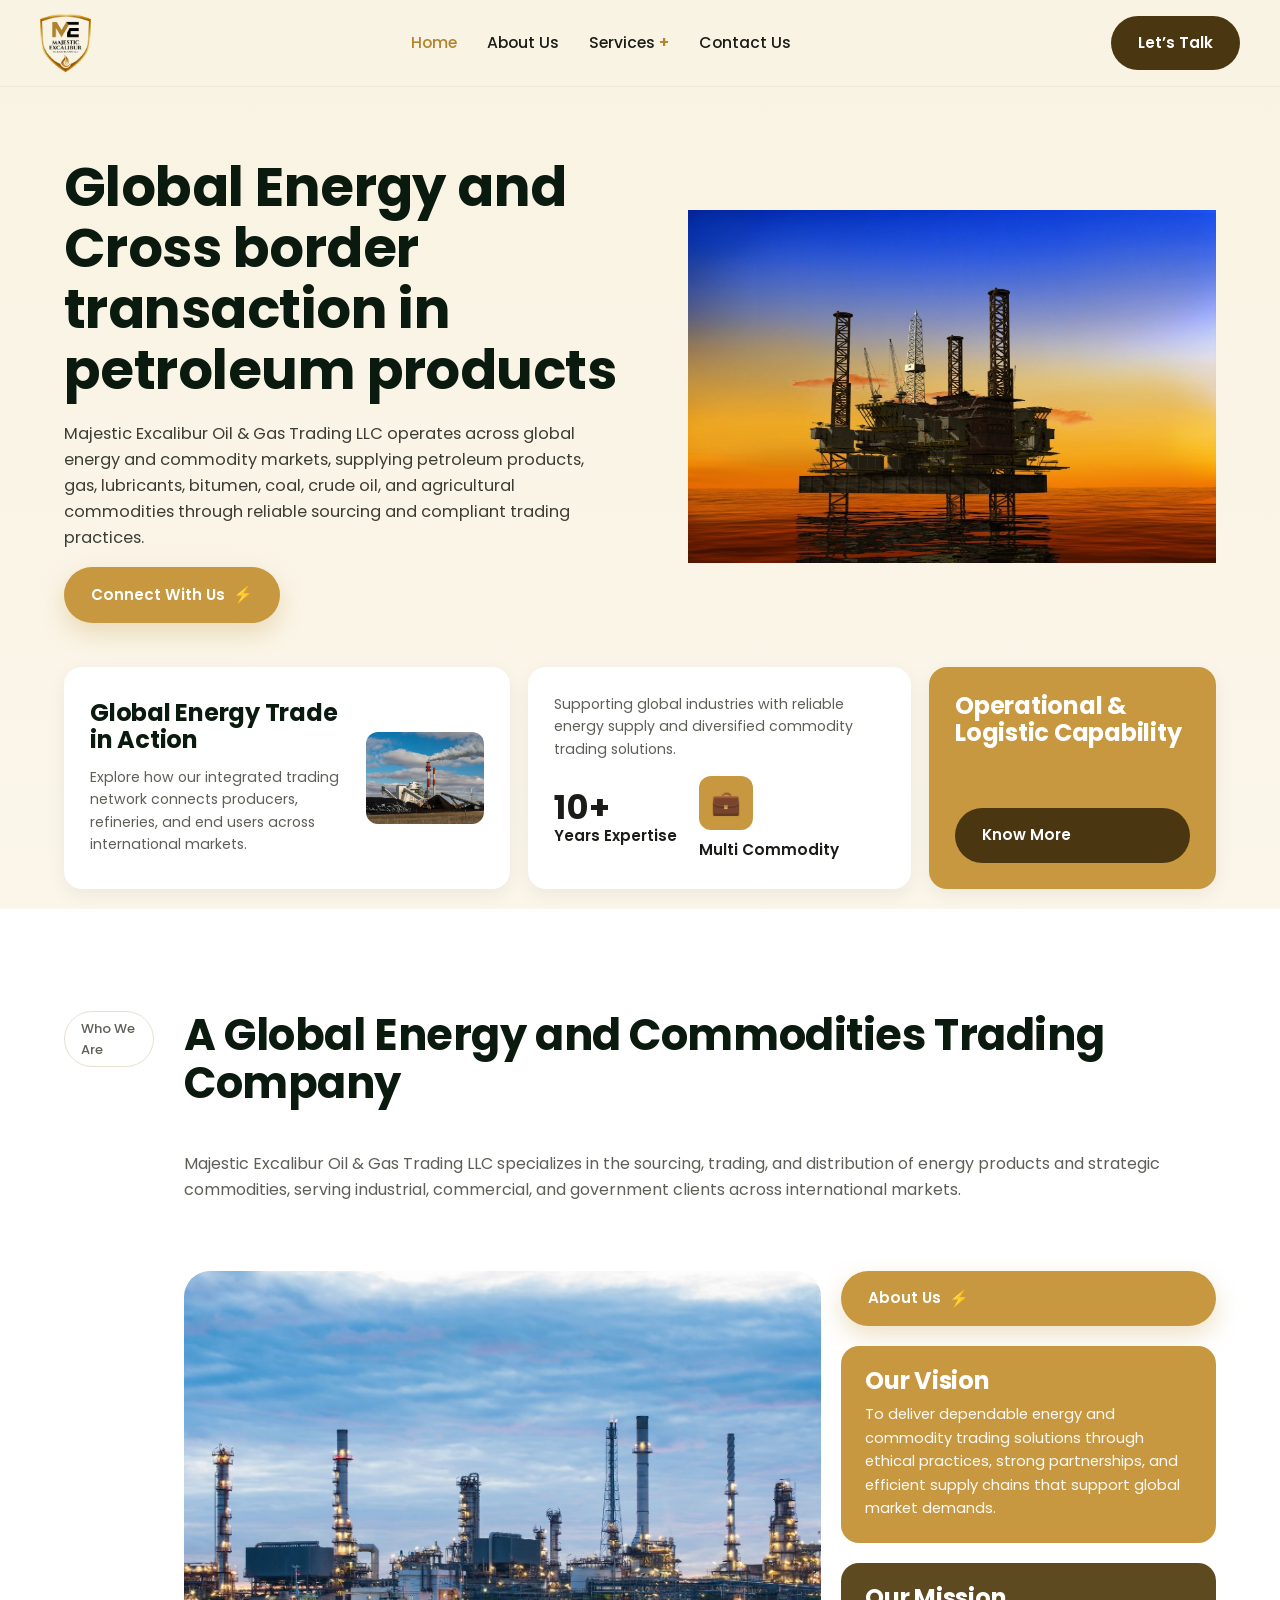
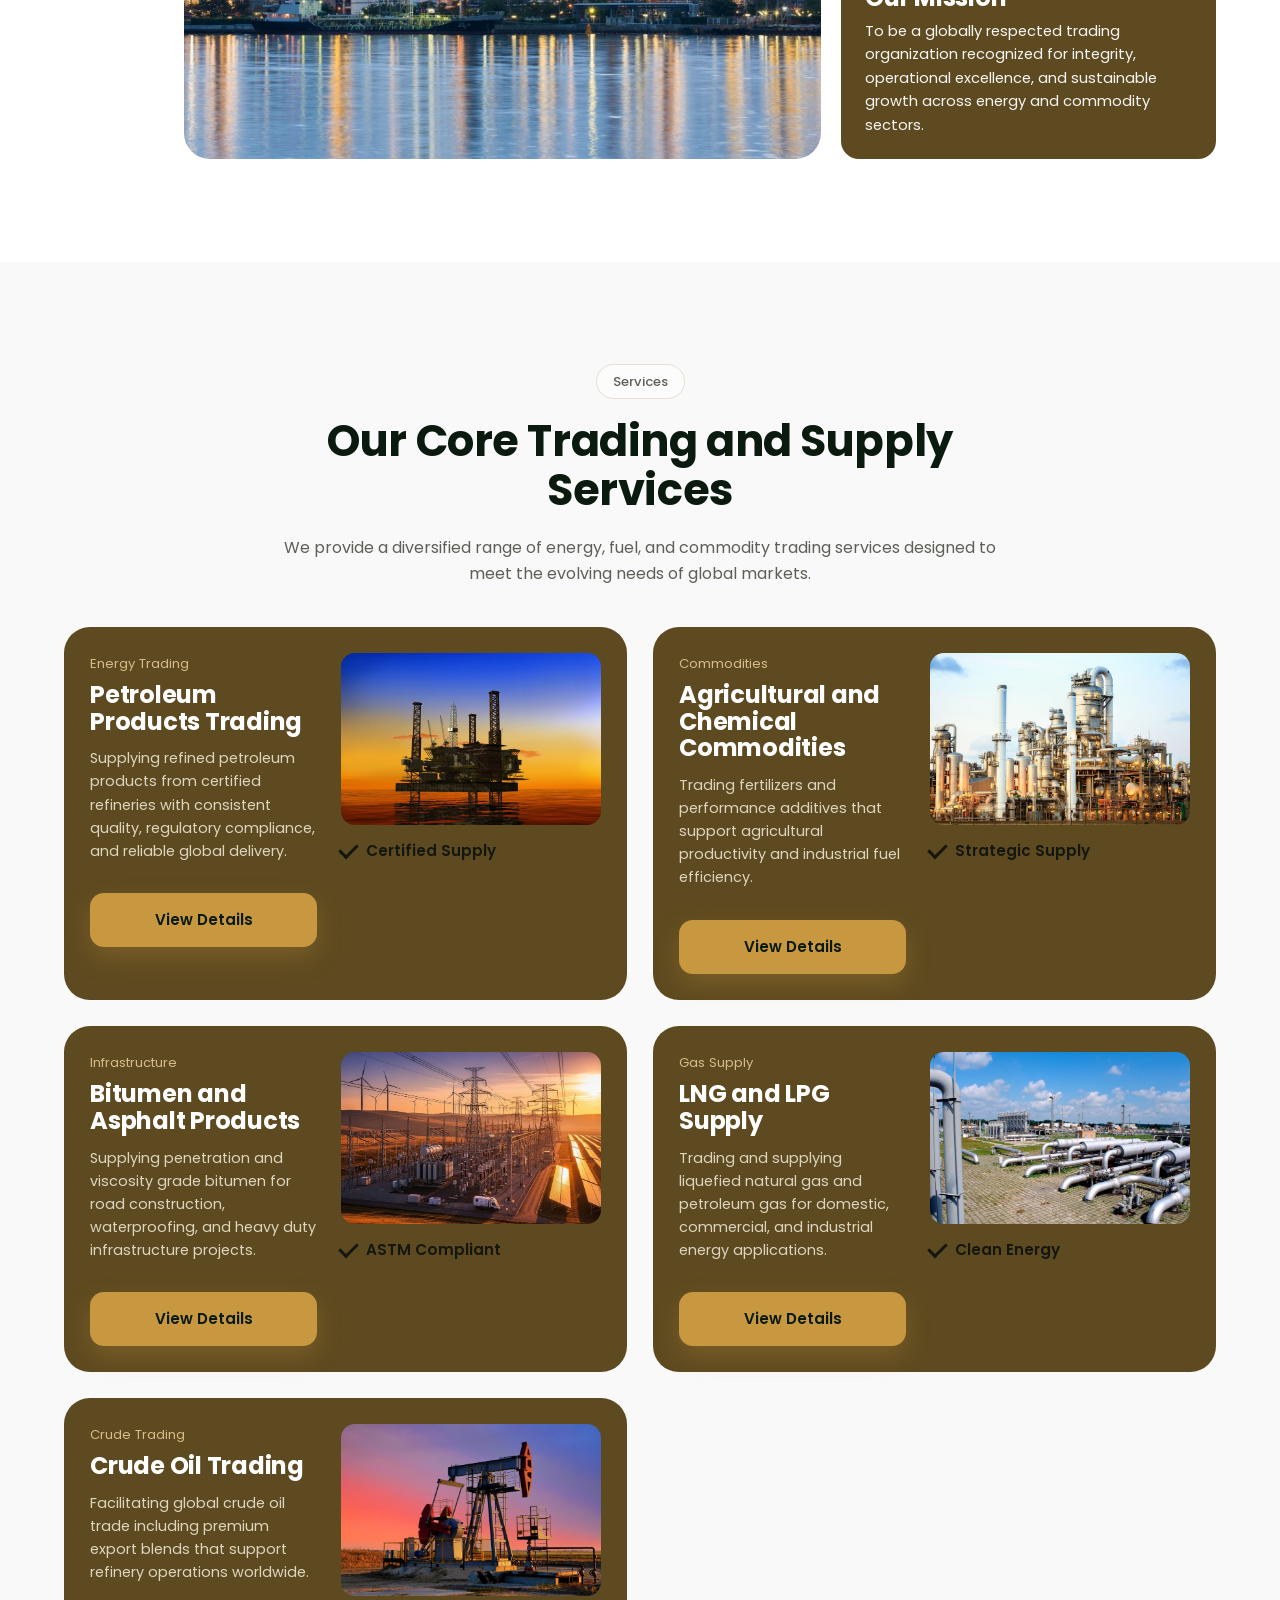
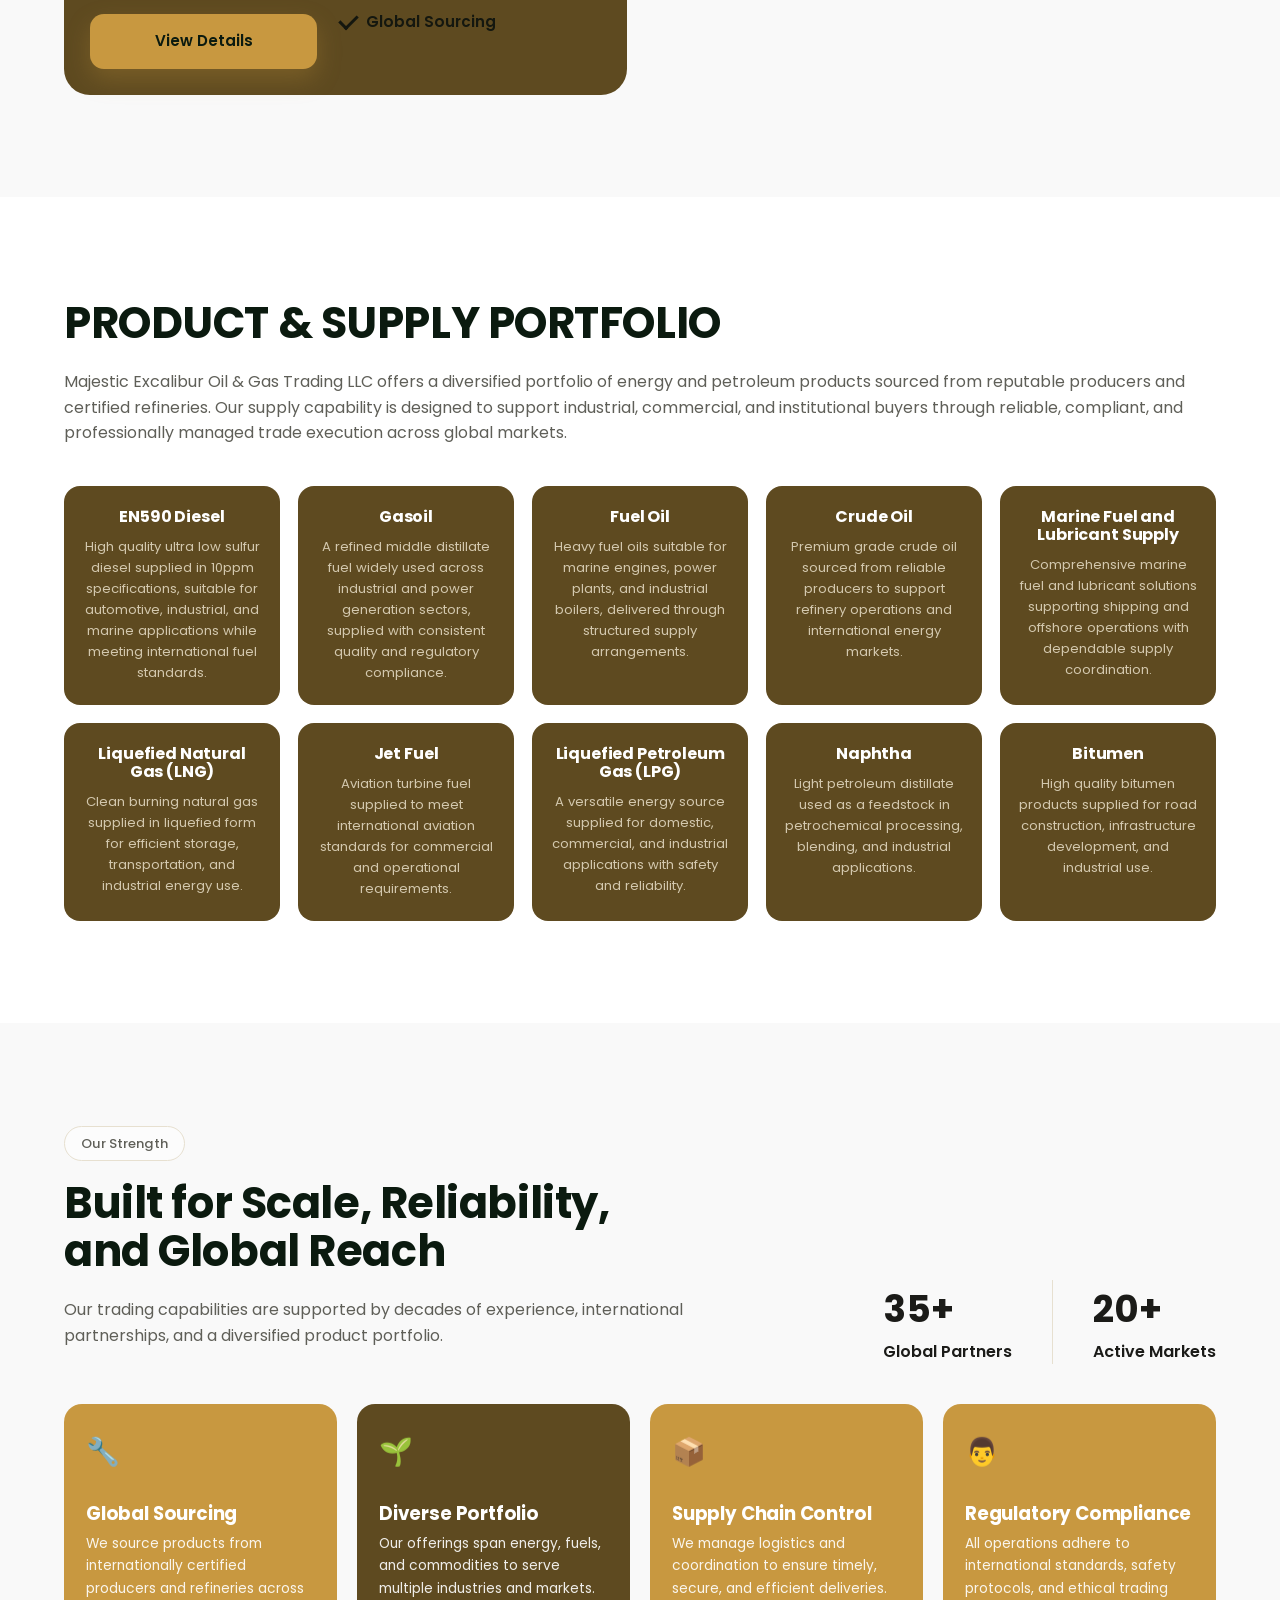
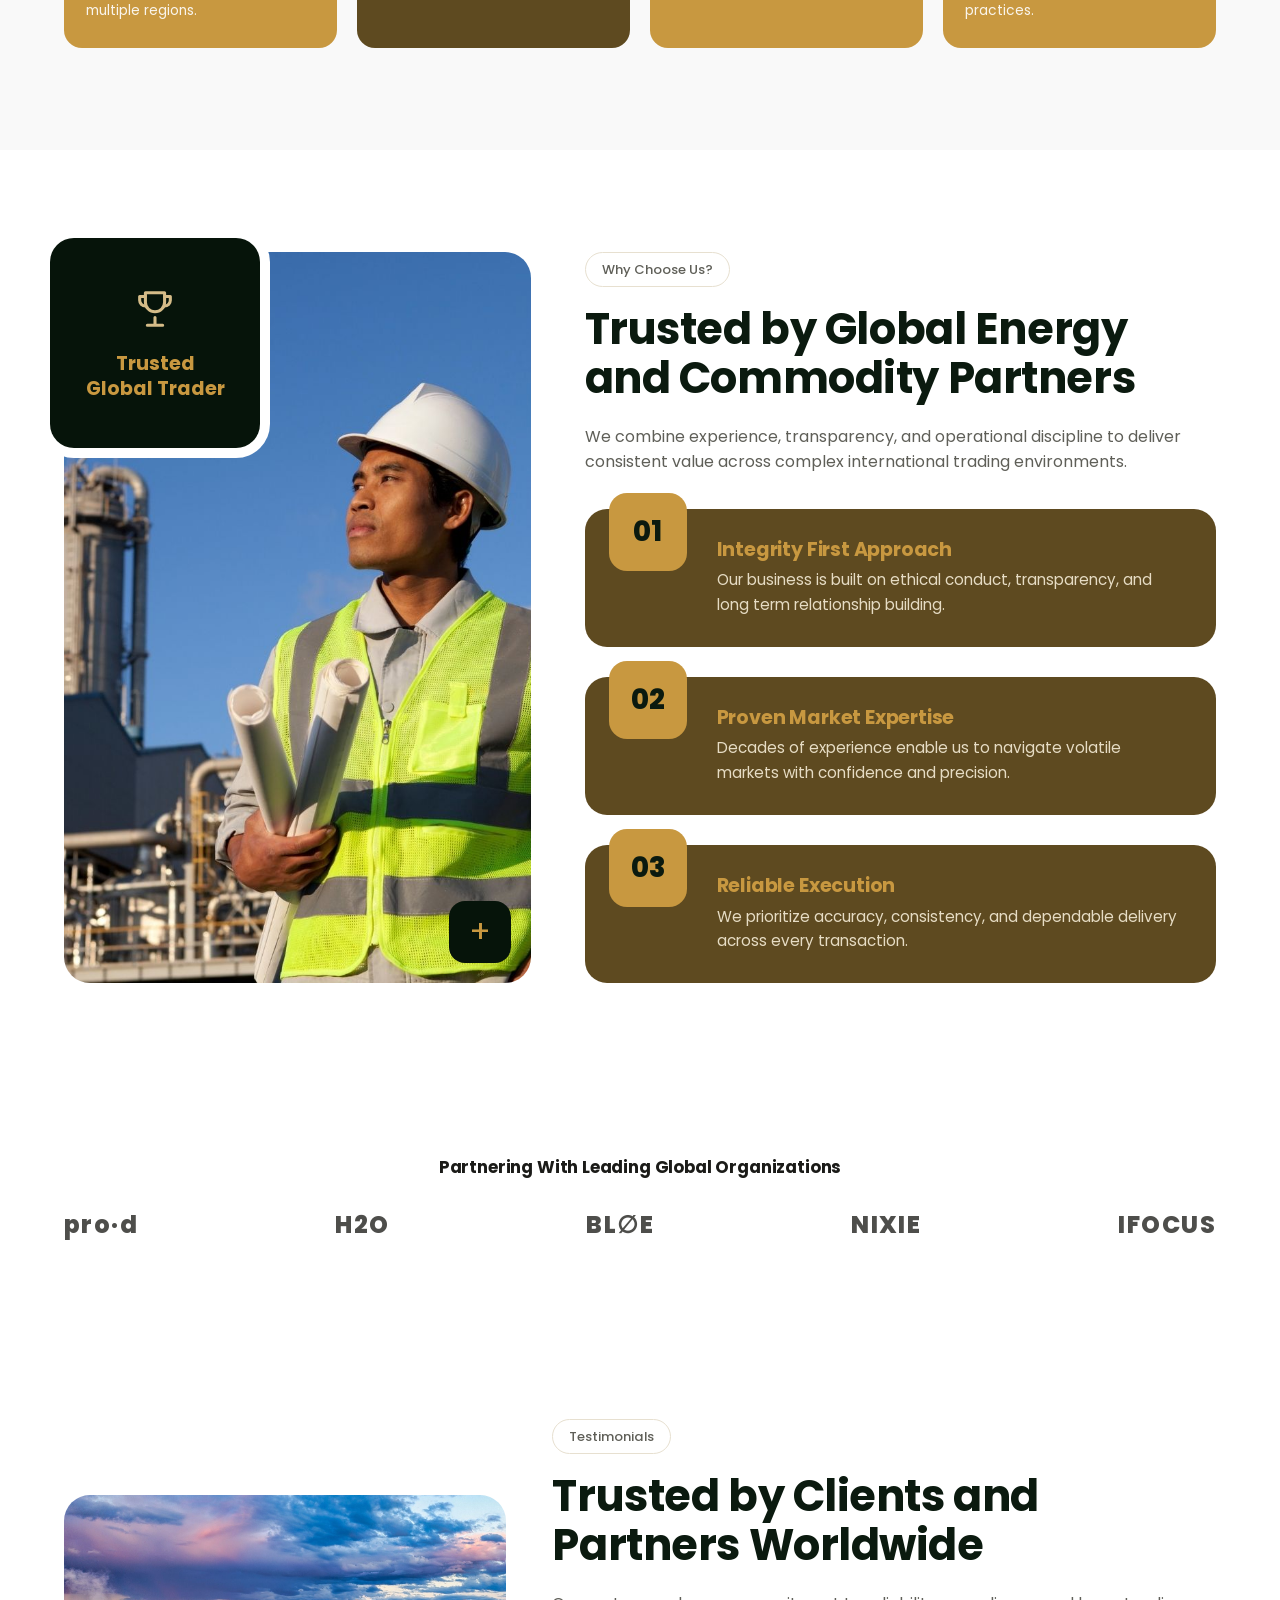
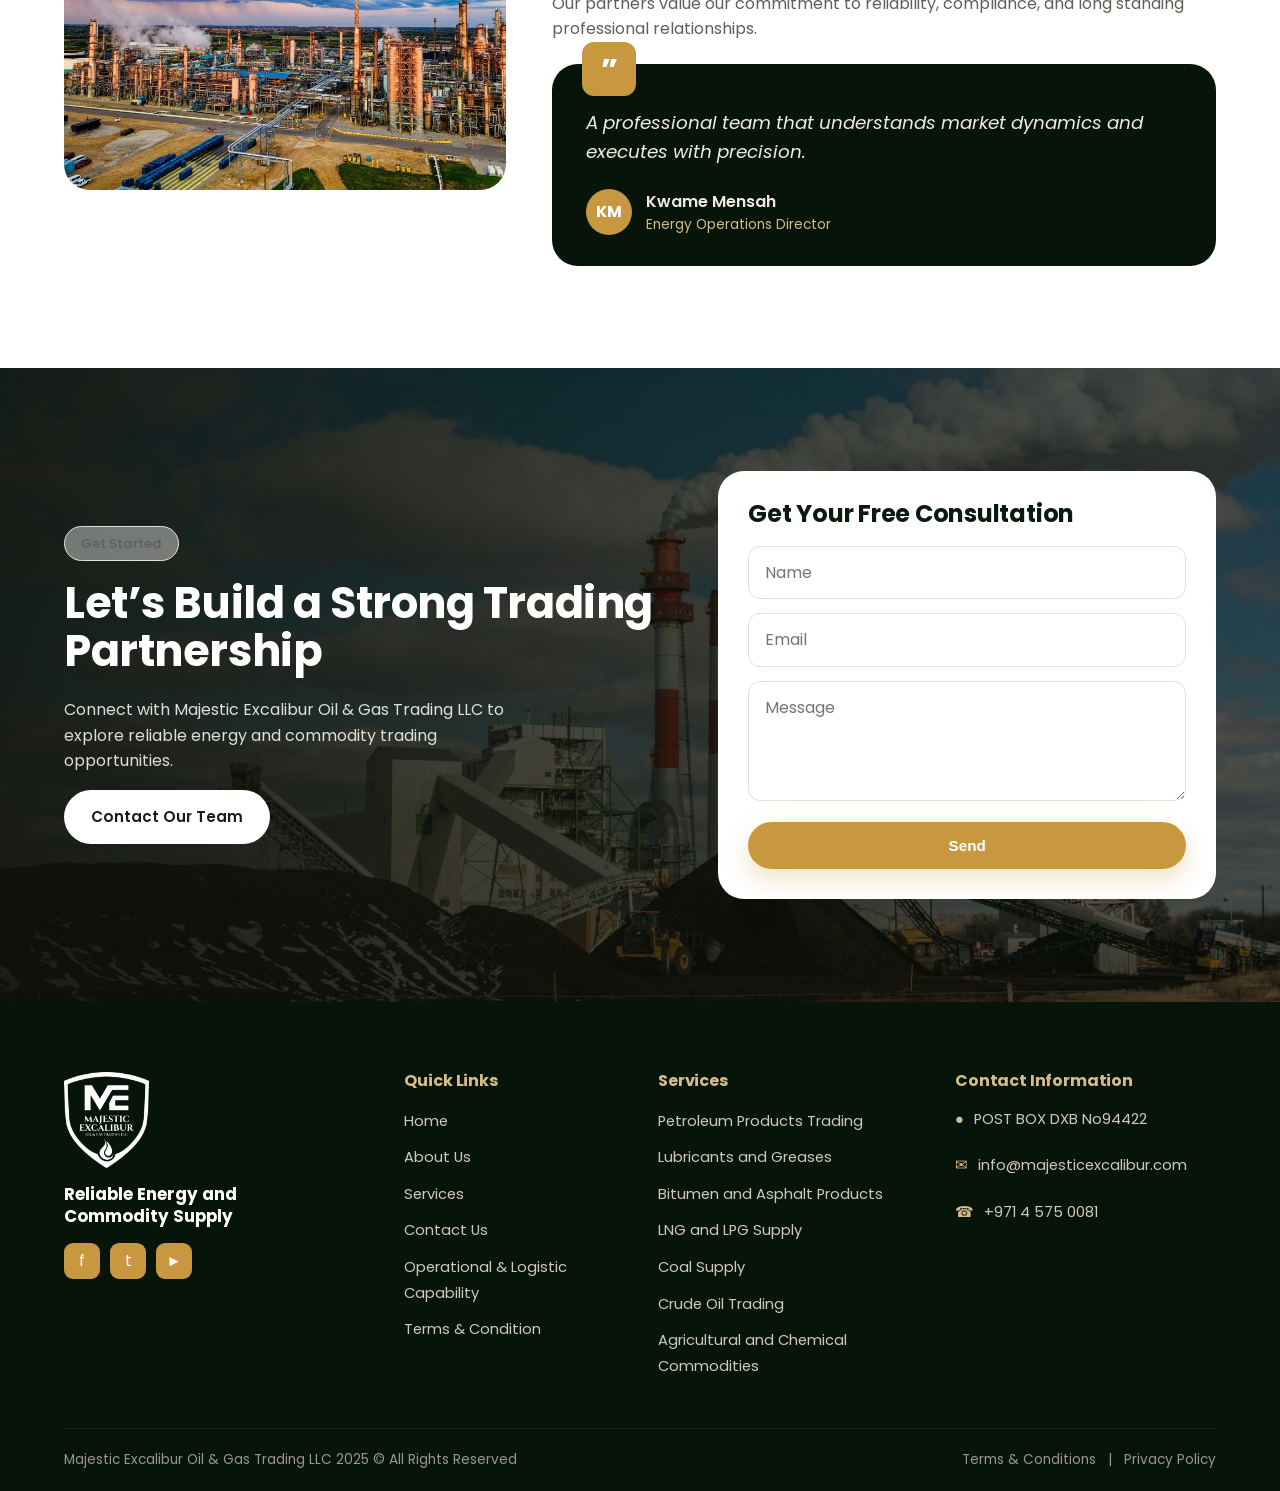
<file: index.html>
<!DOCTYPE html>
<html lang="en">
<head>
<meta charset="UTF-8">
<meta name="viewport" content="width=device-width, initial-scale=1.0">
<title>Majestic Excalibur Oil &amp; Gas Trading LLC | Global Energy &amp; Commodity Trading</title>
<meta name="description" content="Majestic Excalibur Oil & Gas Trading LLC operates across global energy and commodity markets, supplying petroleum products, gas, lubricants, bitumen, coal, crude oil, and agricultural commodities.">
<link rel="icon" href="assets/images/logo.png">
<link rel="preconnect" href="https://fonts.googleapis.com">
<link rel="preconnect" href="https://fonts.gstatic.com" crossorigin>
<link href="https://fonts.googleapis.com/css2?family=Poppins:wght@400;500;600;700;800&display=swap" rel="stylesheet">
<link rel="stylesheet" href="assets/css/style.css">
</head>
<body>
<header class="site-header">
  <div class="container nav">
    <a class="brand" href="index.html" aria-label="Majestic Excalibur Oil &amp; Gas Trading LLC home">
      <img src="assets/images/logo.png" alt="Majestic Excalibur Oil &amp; Gas Trading LLC logo">
    </a>
    <nav>
      <ul class="nav-links">
        <li><a href="index.html" class="active">Home</a></li>
        <li><a href="about.html">About Us</a></li>
        <li class="has-dropdown">
          <a href="services.html">Services</a>
          <ul class="dropdown">
          <li><a href="petroleum.html">Petroleum Products Trading</a></li>
          <li><a href="lubricants.html">Lubricants and Greases</a></li>
          <li><a href="bitumen.html">Bitumen and Asphalt Products</a></li>
          <li><a href="lng-lpg.html">LNG and LPG Supply</a></li>
          <li><a href="coal-supply.html">Coal Supply</a></li>
          <li><a href="crude-oil.html">Crude Oil Trading</a></li>
          <li><a href="agricultural-chemical.html">Agricultural and Chemical Commodities</a></li>
          </ul>
        </li>
        <li><a href="contact.html">Contact Us</a></li>
      </ul>
    </nav>
    <div class="nav-cta">
      <a class="btn btn--dark" href="contact.html">Let&rsquo;s Talk</a>
      <button class="nav-toggle" aria-label="Toggle navigation"><span></span><span></span><span></span></button>
    </div>
  </div>
</header>

<section class="hero">
  <div class="container">
    <div class="hero-grid">
      <div>
        <h1>Global Energy and Cross border transaction in petroleum products</h1>
        <p class="lead">Majestic Excalibur Oil &amp; Gas Trading LLC operates across global energy and commodity markets, supplying petroleum products, gas, lubricants, bitumen, coal, crude oil, and agricultural commodities through reliable sourcing and compliant trading practices.</p>
        <a class="btn btn--gold" href="contact.html">Connect With Us <span class="spark">&#9889;</span></a>
      </div>
      <div class="hero-media">
        <img src="assets/images/offshore-rig.jpg" alt="Offshore oil and gas platform">
      </div>
    </div>
    <div class="hero-strip">
      <div class="hs-card hs-card--split">
        <div>
          <h3>Global Energy Trade in Action</h3>
          <p class="muted" style="font-size:.88rem;margin:0;">Explore how our integrated trading network connects producers, refineries, and end users across international markets.</p>
        </div>
        <img src="assets/images/coal-plant.jpg" alt="Energy facility">
      </div>
      <div class="hs-card">
        <p class="muted" style="font-size:.88rem;">Supporting global industries with reliable energy supply and diversified commodity trading solutions.</p>
        <div class="hs-stats">
          <div><div class="num">10+</div><div class="lbl">Years Expertise</div></div>
          <div><div class="hs-icon">&#128188;</div><div class="lbl">Multi Commodity</div></div>
        </div>
      </div>
      <div class="hs-card hs-card--gold">
        <h3>Operational &amp; Logistic Capability</h3>
        <a class="btn btn--dark" href="services.html">Know More</a>
      </div>
    </div>
  </div>
</section>

<section class="section">
  <div class="container about-split">
    <span class="pill">Who We Are</span>
    <div class="about-body">
      <h2>A Global Energy and Commodities Trading Company</h2>
      <p class="muted">Majestic Excalibur Oil &amp; Gas Trading LLC specializes in the sourcing, trading, and distribution of energy products and strategic commodities, serving industrial, commercial, and government clients across international markets.</p>
      <div class="about-visual">
        <img src="assets/images/refinery-water.jpg" alt="Refinery at dusk">
        <div class="vm-col">
          <a class="btn btn--gold vm-cta" href="about.html">About Us <span class="spark">&#9889;</span></a>
          <div class="vm-card"><h3>Our Vision</h3><p>To deliver dependable energy and commodity trading solutions through ethical practices, strong partnerships, and efficient supply chains that support global market demands.</p></div>
          <div class="vm-card vm-card--brown"><h3>Our Mission</h3><p>To be a globally respected trading organization recognized for integrity, operational excellence, and sustainable growth across energy and commodity sectors.</p></div>
        </div>
      </div>
    </div>
  </div>
</section>

<section class="section section--soft">
  <div class="container">
    <div class="sec-head sec-head--center">
      <span class="pill">Services</span>
      <h2>Our Core Trading and Supply Services</h2>
      <p class="muted">We provide a diversified range of energy, fuel, and commodity trading services designed to meet the evolving needs of global markets.</p>
    </div>
    <div class="serv-grid">
      <article class="serv-card">
        <div>
          <div class="eyebrow">Energy Trading</div>
          <h3>Petroleum Products Trading</h3>
          <p>Supplying refined petroleum products from certified refineries with consistent quality, regulatory compliance, and reliable global delivery.</p>
          <a class="btn btn--gold serv-btn" href="petroleum.html">View Details</a>
        </div>
        <div class="serv-card__media">
          <img src="assets/images/offshore-rig.jpg" alt="Petroleum Products Trading">
          <span class="check">Certified Supply</span>
        </div>
      </article>
      <article class="serv-card">
        <div>
          <div class="eyebrow">Commodities</div>
          <h3>Agricultural and Chemical Commodities</h3>
          <p>Trading fertilizers and performance additives that support agricultural productivity and industrial fuel efficiency.</p>
          <a class="btn btn--gold serv-btn" href="agricultural-chemical.html">View Details</a>
        </div>
        <div class="serv-card__media">
          <img src="assets/images/petrochemical.jpg" alt="Agricultural and Chemical Commodities">
          <span class="check">Strategic Supply</span>
        </div>
      </article>
      <article class="serv-card">
        <div>
          <div class="eyebrow">Infrastructure</div>
          <h3>Bitumen and Asphalt Products</h3>
          <p>Supplying penetration and viscosity grade bitumen for road construction, waterproofing, and heavy duty infrastructure projects.</p>
          <a class="btn btn--gold serv-btn" href="bitumen.html">View Details</a>
        </div>
        <div class="serv-card__media">
          <img src="assets/images/power-lines.jpg" alt="Bitumen and Asphalt Products">
          <span class="check">ASTM Compliant</span>
        </div>
      </article>
      <article class="serv-card">
        <div>
          <div class="eyebrow">Gas Supply</div>
          <h3>LNG and LPG Supply</h3>
          <p>Trading and supplying liquefied natural gas and petroleum gas for domestic, commercial, and industrial energy applications.</p>
          <a class="btn btn--gold serv-btn" href="lng-lpg.html">View Details</a>
        </div>
        <div class="serv-card__media">
          <img src="assets/images/pipelines.jpg" alt="LNG and LPG Supply">
          <span class="check">Clean Energy</span>
        </div>
      </article>
      <article class="serv-card serv-card--last">
        <div>
          <div class="eyebrow">Crude Trading</div>
          <h3>Crude Oil Trading</h3>
          <p>Facilitating global crude oil trade including premium export blends that support refinery operations worldwide.</p>
          <a class="btn btn--gold serv-btn" href="crude-oil.html">View Details</a>
        </div>
        <div class="serv-card__media">
          <img src="assets/images/pumpjack.jpg" alt="Crude Oil Trading">
          <span class="check">Global Sourcing</span>
        </div>
      </article>
    </div>
  </div>
</section>

<section class="section">
  <div class="container">
    <h2>PRODUCT &amp; SUPPLY PORTFOLIO</h2>
    <p class="muted max-760" style="max-width:100%;">Majestic Excalibur Oil &amp; Gas Trading LLC offers a diversified portfolio of energy and petroleum products sourced from reputable producers and certified refineries. Our supply capability is designed to support industrial, commercial, and institutional buyers through reliable, compliant, and professionally managed trade execution across global markets.</p>
    <div class="portfolio-grid">
      <div class="pf-card"><h4>EN590 Diesel</h4><p>High quality ultra low sulfur diesel supplied in 10ppm specifications, suitable for automotive, industrial, and marine applications while meeting international fuel standards.</p></div>
      <div class="pf-card"><h4>Gasoil</h4><p>A refined middle distillate fuel widely used across industrial and power generation sectors, supplied with consistent quality and regulatory compliance.</p></div>
      <div class="pf-card"><h4>Fuel Oil</h4><p>Heavy fuel oils suitable for marine engines, power plants, and industrial boilers, delivered through structured supply arrangements.</p></div>
      <div class="pf-card"><h4>Crude Oil</h4><p>Premium grade crude oil sourced from reliable producers to support refinery operations and international energy markets.</p></div>
      <div class="pf-card"><h4>Marine Fuel and Lubricant Supply</h4><p>Comprehensive marine fuel and lubricant solutions supporting shipping and offshore operations with dependable supply coordination.</p></div>
      <div class="pf-card"><h4>Liquefied Natural Gas (LNG)</h4><p>Clean burning natural gas supplied in liquefied form for efficient storage, transportation, and industrial energy use.</p></div>
      <div class="pf-card"><h4>Jet Fuel</h4><p>Aviation turbine fuel supplied to meet international aviation standards for commercial and operational requirements.</p></div>
      <div class="pf-card"><h4>Liquefied Petroleum Gas (LPG)</h4><p>A versatile energy source supplied for domestic, commercial, and industrial applications with safety and reliability.</p></div>
      <div class="pf-card"><h4>Naphtha</h4><p>Light petroleum distillate used as a feedstock in petrochemical processing, blending, and industrial applications.</p></div>
      <div class="pf-card"><h4>Bitumen</h4><p>High quality bitumen products supplied for road construction, infrastructure development, and industrial use.</p></div>
    </div>
  </div>
</section>

<section class="section section--soft">
  <div class="container">
    <div class="strength-top">
      <div>
        <span class="pill">Our Strength</span>
        <h2>Built for Scale, Reliability, and Global Reach</h2>
        <p class="muted">Our trading capabilities are supported by decades of experience, international partnerships, and a diversified product portfolio.</p>
      </div>
      <div class="strength-stats">
        <div class="item"><div class="num">35+</div><div class="lbl">Global Partners</div></div>
        <div class="item"><div class="num">20+</div><div class="lbl">Active Markets</div></div>
      </div>
    </div>
    <div class="strength-grid">
      <div class="strength-card"><div class="ic">&#128295;</div><h3>Global Sourcing</h3><p>We source products from internationally certified producers and refineries across multiple regions.</p></div>
      <div class="strength-card strength-card--brown"><div class="ic">&#127793;</div><h3>Diverse Portfolio</h3><p>Our offerings span energy, fuels, and commodities to serve multiple industries and markets.</p></div>
      <div class="strength-card"><div class="ic">&#128230;</div><h3>Supply Chain Control</h3><p>We manage logistics and coordination to ensure timely, secure, and efficient deliveries.</p></div>
      <div class="strength-card"><div class="ic">&#128104;</div><h3>Regulatory Compliance</h3><p>All operations adhere to international standards, safety protocols, and ethical trading practices.</p></div>
    </div>
  </div>
</section>

<section class="section">
  <div class="container why-grid">
    <div class="why-media">
      <div class="why-badge">
        <span class="ic"><svg viewBox="0 0 24 24" fill="none" stroke="#d5bc88" stroke-width="1.6" width="46" height="46" stroke-linecap="round" stroke-linejoin="round"><path d="M8 21h8M12 17v4M7 4h10v5a5 5 0 0 1-10 0V4z"/><path d="M7 6H4v2a3 3 0 0 0 3 3M17 6h3v2a3 3 0 0 1-3 3"/></svg></span>
        Trusted<br>Global Trader
      </div>
      <img src="assets/images/engineer.jpg" alt="Engineer at an energy facility">
      <span class="why-plus" aria-hidden="true">+</span>
    </div>
    <div>
      <span class="pill">Why Choose Us?</span>
      <h2>Trusted by Global Energy and Commodity Partners</h2>
      <p class="muted">We combine experience, transparency, and operational discipline to deliver consistent value across complex international trading environments.</p>
      <div class="why-list">
        <div class="why-item"><span class="no">01</span><h4>Integrity First Approach</h4><p>Our business is built on ethical conduct, transparency, and long term relationship building.</p></div>
        <div class="why-item"><span class="no">02</span><h4>Proven Market Expertise</h4><p>Decades of experience enable us to navigate volatile markets with confidence and precision.</p></div>
        <div class="why-item"><span class="no">03</span><h4>Reliable Execution</h4><p>We prioritize accuracy, consistency, and dependable delivery across every transaction.</p></div>
      </div>
    </div>
  </div>
</section>

<section class="section--tight">
  <div class="container partners">
    <h4>Partnering With Leading Global Organizations</h4>
    <div class="partners-row">
      <span>pro&middot;d</span><span>H2O</span><span>BL&#8709;E</span><span>NIXIE</span><span>IFOCUS</span>
    </div>
  </div>
</section>


<section class="section">
  <div class="container testi-grid">
    <div class="testi-media"><img src="assets/images/refinery-aerial.jpg" alt="Aerial view of refinery"></div>
    <div>
      <span class="pill">Testimonials</span>
      <h2>Trusted by Clients and Partners Worldwide</h2>
      <p class="muted">Our partners value our commitment to reliability, compliance, and long standing professional relationships.</p>
      <div class="testi-card">
        <div class="testi-quote">&rdquo;</div>
        <blockquote>A professional team that understands market dynamics and executes with precision.</blockquote>
        <div class="testi-author">
          <div class="avatar">KM</div>
          <div><div class="name">Kwame Mensah</div><div class="role">Energy Operations Director</div></div>
        </div>
      </div>
    </div>
  </div>
</section>

<section class="section cta">
  <div class="container cta-grid">
    <div>
      <span class="pill">Get Started</span>
      <h2>Let&rsquo;s Build a Strong Trading Partnership</h2>
      <p>Connect with Majestic Excalibur Oil &amp; Gas Trading LLC to explore reliable energy and commodity trading opportunities.</p>
      <a class="btn btn--light" href="contact.html">Contact Our Team</a>
    </div>
    <form class="cta-form" data-contact>
      <h3>Get Your Free Consultation</h3>
      <input class="field" type="text" name="name" placeholder="Name" required>
      <input class="field" type="email" name="email" placeholder="Email" required>
      <textarea class="field" name="message" placeholder="Message" required></textarea>
      <button type="submit" class="btn btn--gold btn--block">Send</button>
    </form>
  </div>
</section>

<footer class="site-footer">
  <div class="container">
    <div class="footer-grid">
      <div class="footer-brand">
        <img src="assets/images/logo-white.png" alt="Majestic Excalibur logo">
        <p>Reliable Energy and<br>Commodity Supply</p>
        <div class="footer-social">
          <a href="#" aria-label="Facebook">f</a>
          <a href="#" aria-label="Twitter">t</a>
          <a href="#" aria-label="YouTube">&#9658;</a>
        </div>
      </div>
      <div class="footer-col">
        <h4>Quick Links</h4>
        <ul>
          <li><a href="index.html">Home</a></li>
          <li><a href="about.html">About Us</a></li>
          <li><a href="services.html">Services</a></li>
          <li><a href="contact.html">Contact Us</a></li>
          <li><a href="services.html">Operational &amp; Logistic Capability</a></li>
          <li><a href="#">Terms &amp; Condition</a></li>
        </ul>
      </div>
      <div class="footer-col">
        <h4>Services</h4>
        <ul>
          <li><a href="petroleum.html">Petroleum Products Trading</a></li>
          <li><a href="lubricants.html">Lubricants and Greases</a></li>
          <li><a href="bitumen.html">Bitumen and Asphalt Products</a></li>
          <li><a href="lng-lpg.html">LNG and LPG Supply</a></li>
          <li><a href="coal-supply.html">Coal Supply</a></li>
          <li><a href="crude-oil.html">Crude Oil Trading</a></li>
          <li><a href="agricultural-chemical.html">Agricultural and Chemical Commodities</a></li>
        </ul>
      </div>
      <div class="footer-col">
        <h4>Contact Information</h4>
        <ul class="footer-contact">
          <li><span class="ic">&#9679;</span><span>POST BOX DXB No94422</span></li>
          <li><span class="ic">&#9993;</span><span>info@majesticexcalibur.com</span></li>
          <li><span class="ic">&#9742;</span><span>+971 4 575 0081</span></li>
        </ul>
      </div>
    </div>
    <div class="footer-bottom">
      <span>Majestic Excalibur Oil &amp; Gas Trading LLC 2025 &copy; All Rights Reserved</span>
      <span><a href="#">Terms &amp; Conditions</a> &nbsp; | &nbsp; <a href="#">Privacy Policy</a></span>
    </div>
  </div>
</footer>
<script src="assets/js/main.js"></script>
</body>
</html>
</file>
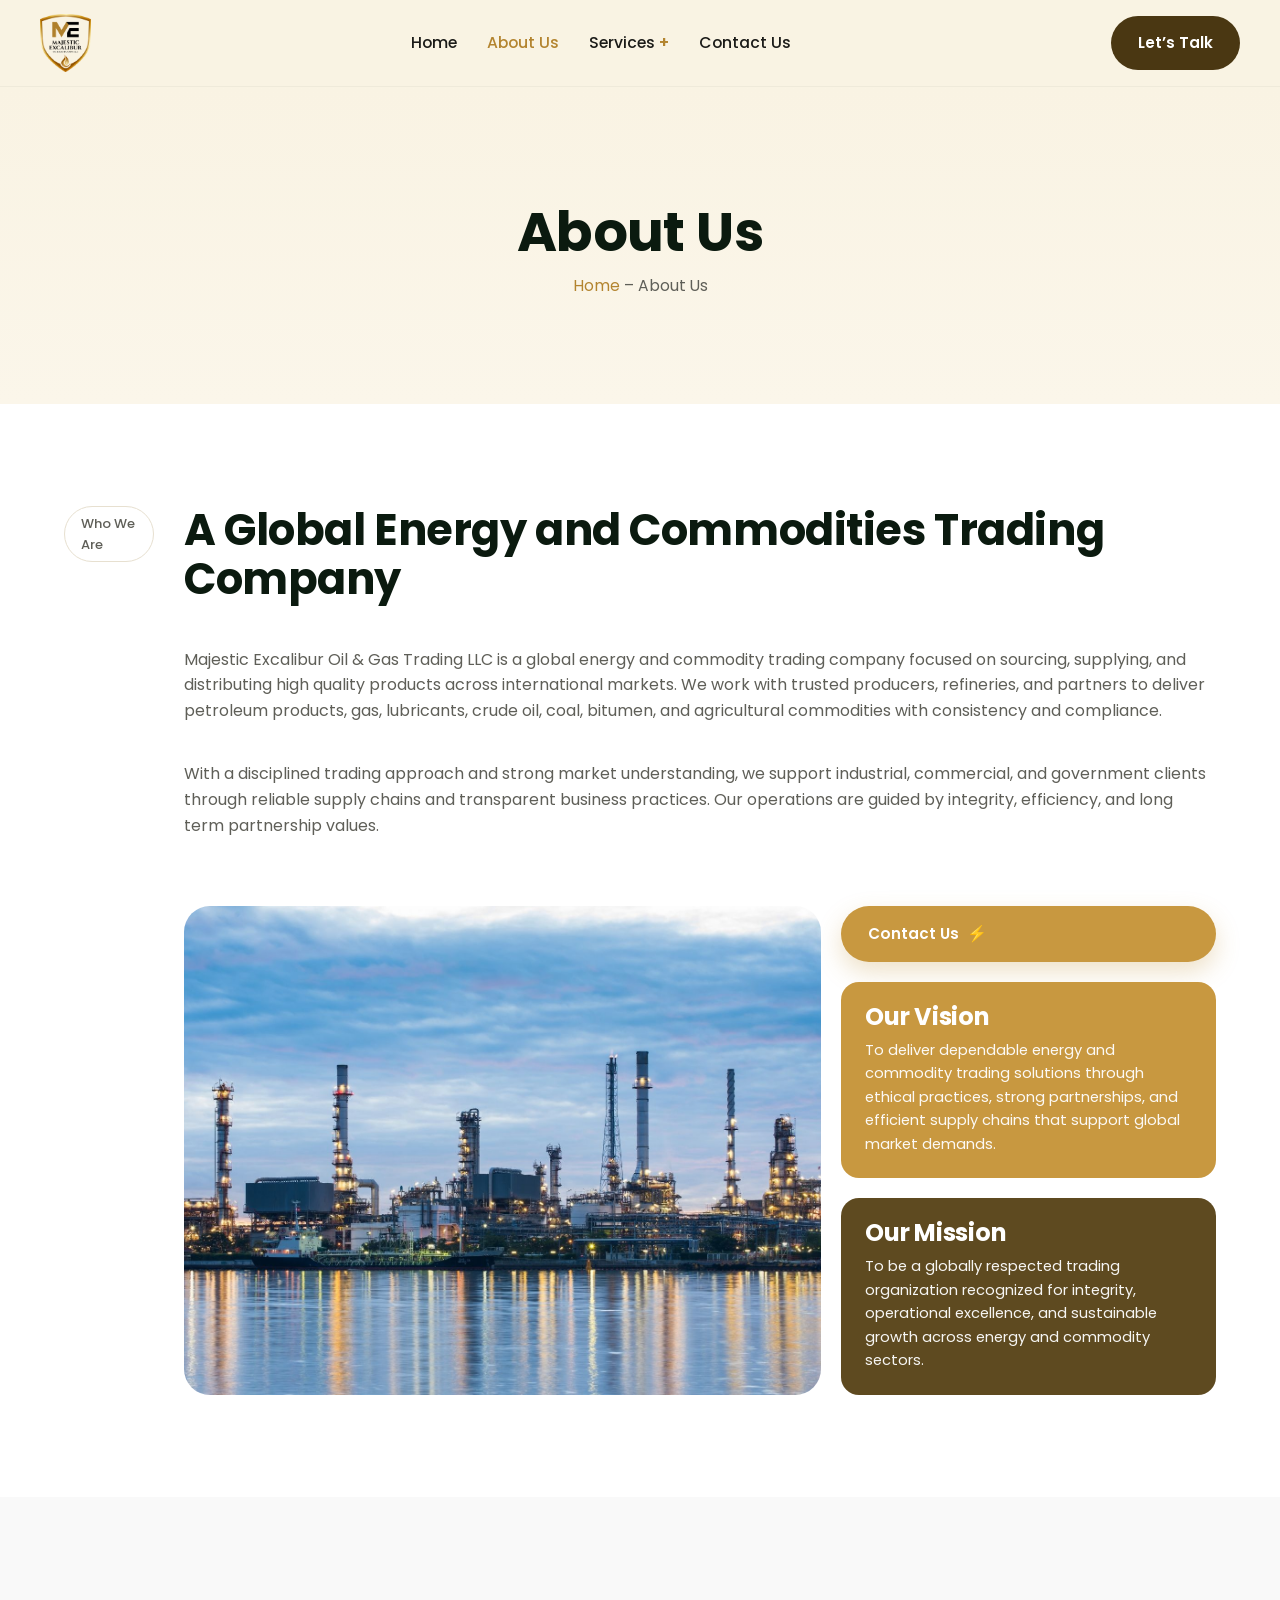
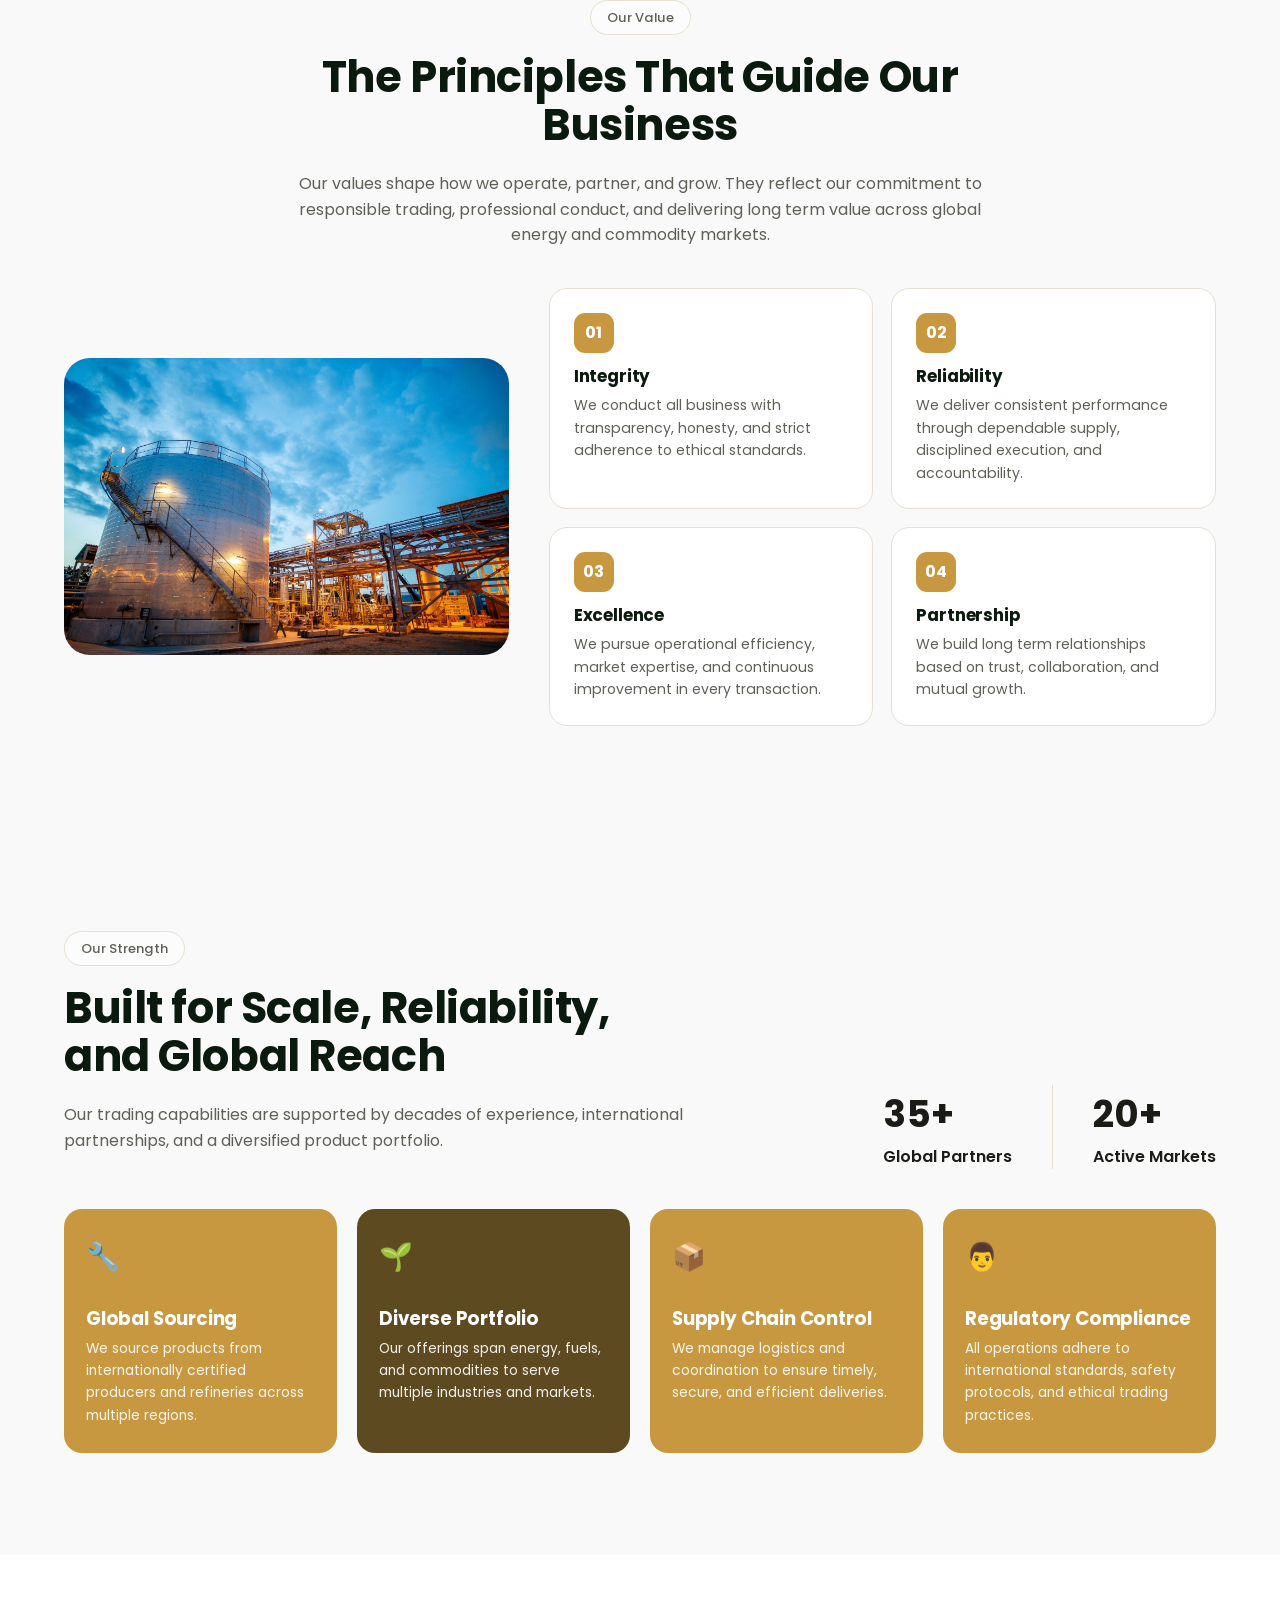
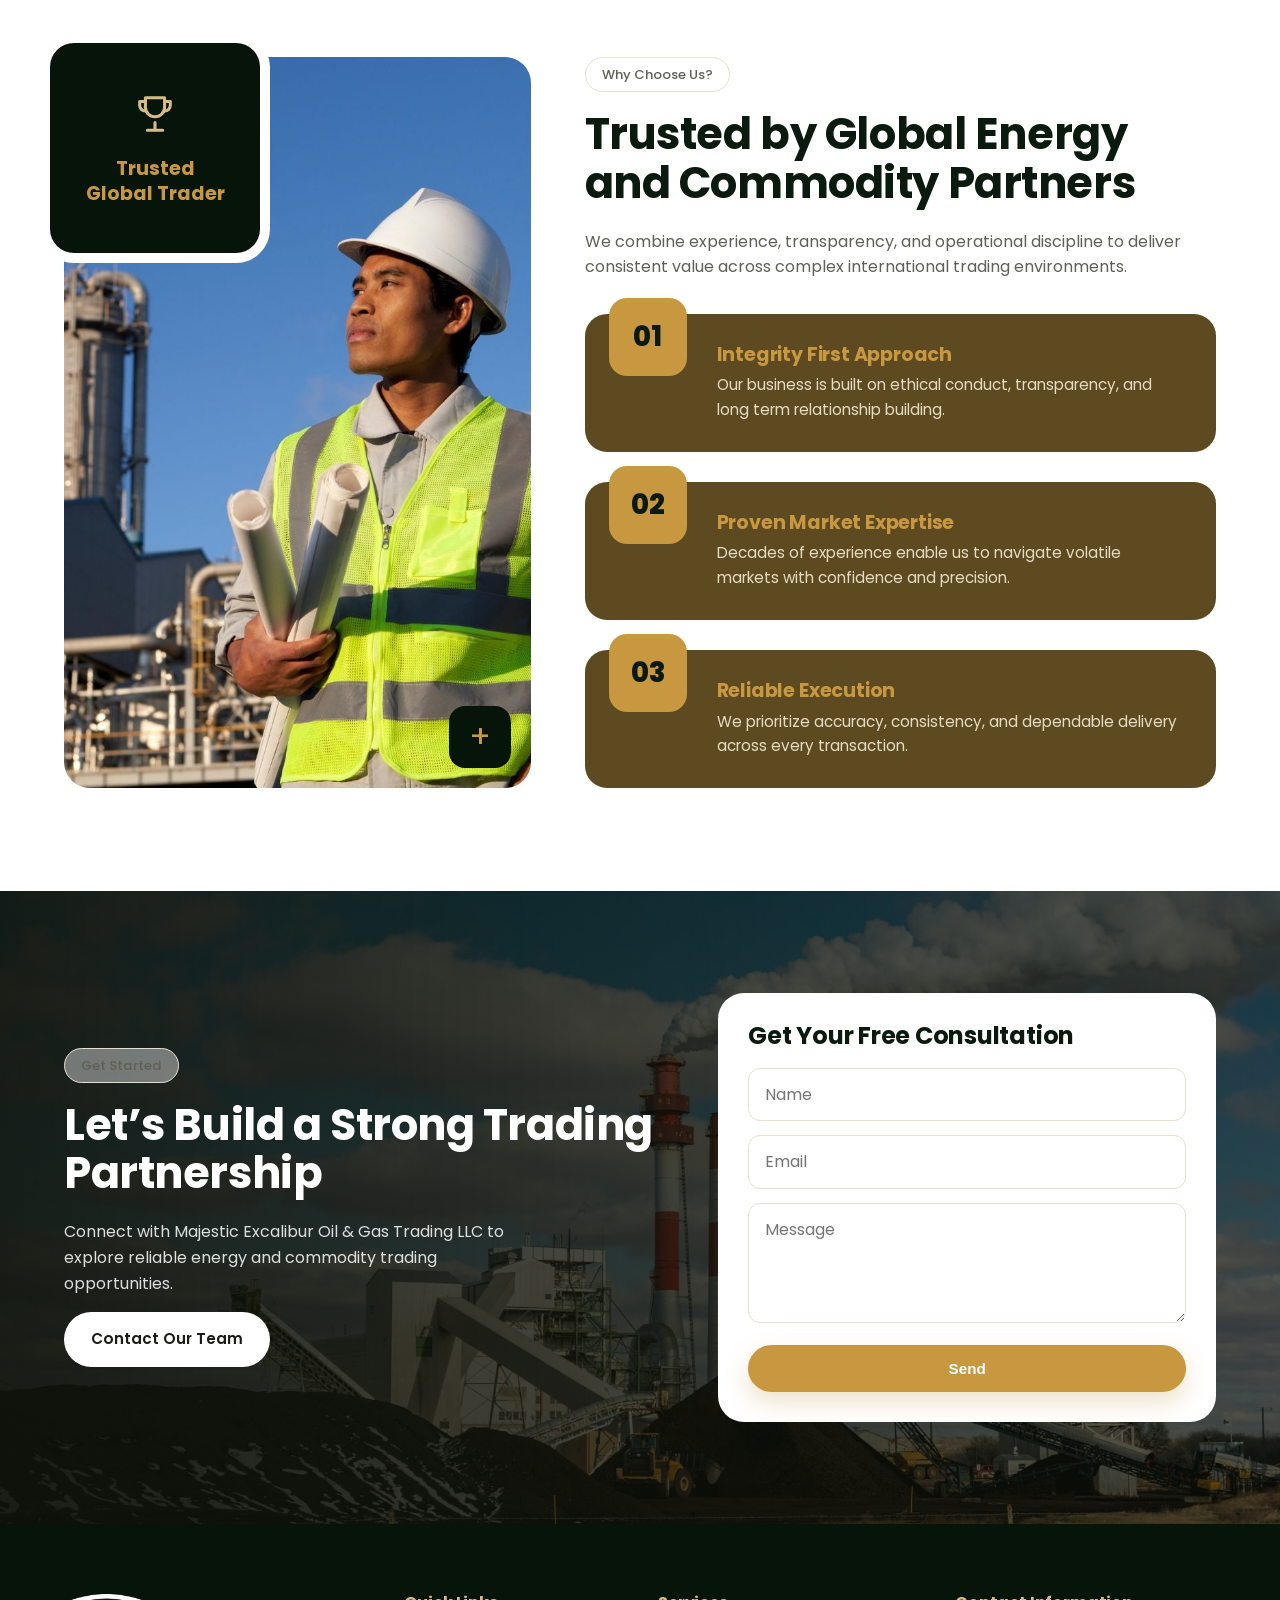
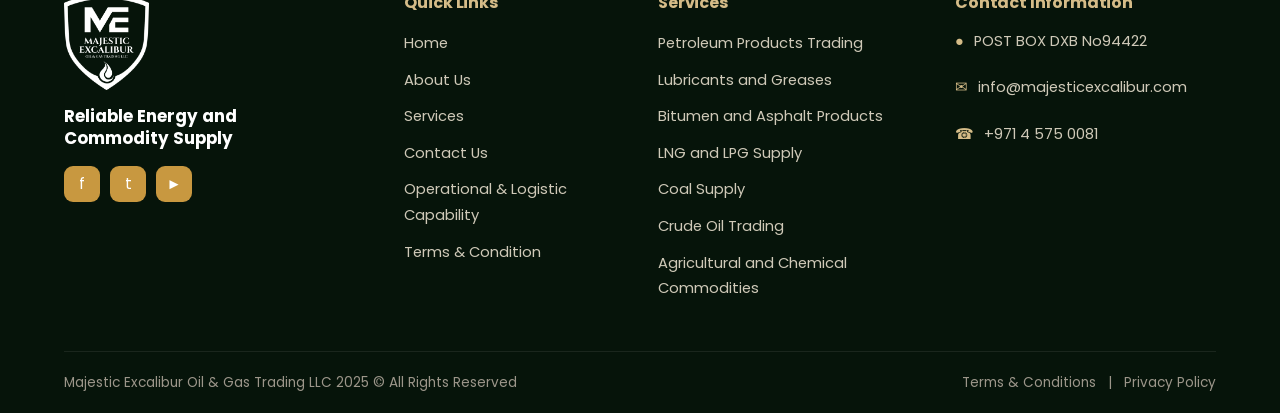
<file: about.html>
<!DOCTYPE html>
<html lang="en">
<head>
<meta charset="UTF-8">
<meta name="viewport" content="width=device-width, initial-scale=1.0">
<title>About Us | Majestic Excalibur Oil &amp; Gas Trading LLC</title>
<meta name="description" content="Majestic Excalibur Oil & Gas Trading LLC is a global energy and commodity trading company focused on sourcing, supplying, and distributing high quality products across international markets.">
<link rel="icon" href="assets/images/logo.png">
<link rel="preconnect" href="https://fonts.googleapis.com">
<link rel="preconnect" href="https://fonts.gstatic.com" crossorigin>
<link href="https://fonts.googleapis.com/css2?family=Poppins:wght@400;500;600;700;800&display=swap" rel="stylesheet">
<link rel="stylesheet" href="assets/css/style.css">
</head>
<body>
<header class="site-header">
  <div class="container nav">
    <a class="brand" href="index.html" aria-label="Majestic Excalibur Oil &amp; Gas Trading LLC home">
      <img src="assets/images/logo.png" alt="Majestic Excalibur Oil &amp; Gas Trading LLC logo">
    </a>
    <nav>
      <ul class="nav-links">
        <li><a href="index.html">Home</a></li>
        <li><a href="about.html" class="active">About Us</a></li>
        <li class="has-dropdown">
          <a href="services.html">Services</a>
          <ul class="dropdown">
          <li><a href="petroleum.html">Petroleum Products Trading</a></li>
          <li><a href="lubricants.html">Lubricants and Greases</a></li>
          <li><a href="bitumen.html">Bitumen and Asphalt Products</a></li>
          <li><a href="lng-lpg.html">LNG and LPG Supply</a></li>
          <li><a href="coal-supply.html">Coal Supply</a></li>
          <li><a href="crude-oil.html">Crude Oil Trading</a></li>
          <li><a href="agricultural-chemical.html">Agricultural and Chemical Commodities</a></li>
          </ul>
        </li>
        <li><a href="contact.html">Contact Us</a></li>
      </ul>
    </nav>
    <div class="nav-cta">
      <a class="btn btn--dark" href="contact.html">Let&rsquo;s Talk</a>
      <button class="nav-toggle" aria-label="Toggle navigation"><span></span><span></span><span></span></button>
    </div>
  </div>
</header>
<section class="page-banner">
  <div class="container">
    <h1>About Us</h1>
    <p class="breadcrumb"><a href="index.html">Home</a> &ndash; About Us</p>
  </div>
</section>

<section class="section">
  <div class="container about-split">
    <span class="pill">Who We Are</span>
    <div class="about-body">
      <h2>A Global Energy and Commodities Trading Company</h2>
      <p class="muted">Majestic Excalibur Oil &amp; Gas Trading LLC is a global energy and commodity trading company focused on sourcing, supplying, and distributing high quality products across international markets. We work with trusted producers, refineries, and partners to deliver petroleum products, gas, lubricants, crude oil, coal, bitumen, and agricultural commodities with consistency and compliance.</p>
      <p class="muted">With a disciplined trading approach and strong market understanding, we support industrial, commercial, and government clients through reliable supply chains and transparent business practices. Our operations are guided by integrity, efficiency, and long term partnership values.</p>
      <div class="about-visual">
        <img src="assets/images/refinery-water.jpg" alt="Refinery at dusk">
        <div class="vm-col">
          <a class="btn btn--gold vm-cta" href="contact.html">Contact Us <span class="spark">&#9889;</span></a>
          <div class="vm-card"><h3>Our Vision</h3><p>To deliver dependable energy and commodity trading solutions through ethical practices, strong partnerships, and efficient supply chains that support global market demands.</p></div>
          <div class="vm-card vm-card--brown"><h3>Our Mission</h3><p>To be a globally respected trading organization recognized for integrity, operational excellence, and sustainable growth across energy and commodity sectors.</p></div>
        </div>
      </div>
    </div>
  </div>
</section>

<section class="section section--soft">
  <div class="container">
    <div class="sec-head sec-head--center">
      <span class="pill">Our Value</span>
      <h2>The Principles That Guide Our Business</h2>
      <p class="muted max-760 mx-auto">Our values shape how we operate, partner, and grow. They reflect our commitment to responsible trading, professional conduct, and delivering long term value across global energy and commodity markets.</p>
    </div>
    <div class="values-grid" style="margin-top:40px;">
      <div class="values-media">
        <img src="assets/images/storage-tank.jpg" alt="Storage tanks">
      </div>
      <div class="values-cards">
        <div class="value-card"><div class="no">01</div><h4>Integrity</h4><p>We conduct all business with transparency, honesty, and strict adherence to ethical standards.</p></div>
        <div class="value-card"><div class="no">02</div><h4>Reliability</h4><p>We deliver consistent performance through dependable supply, disciplined execution, and accountability.</p></div>
        <div class="value-card"><div class="no">03</div><h4>Excellence</h4><p>We pursue operational efficiency, market expertise, and continuous improvement in every transaction.</p></div>
        <div class="value-card"><div class="no">04</div><h4>Partnership</h4><p>We build long term relationships based on trust, collaboration, and mutual growth.</p></div>
      </div>
    </div>
  </div>
</section>

<section class="section section--soft">
  <div class="container">
    <div class="strength-top">
      <div>
        <span class="pill">Our Strength</span>
        <h2>Built for Scale, Reliability, and Global Reach</h2>
        <p class="muted">Our trading capabilities are supported by decades of experience, international partnerships, and a diversified product portfolio.</p>
      </div>
      <div class="strength-stats">
        <div class="item"><div class="num">35+</div><div class="lbl">Global Partners</div></div>
        <div class="item"><div class="num">20+</div><div class="lbl">Active Markets</div></div>
      </div>
    </div>
    <div class="strength-grid">
      <div class="strength-card"><div class="ic">&#128295;</div><h3>Global Sourcing</h3><p>We source products from internationally certified producers and refineries across multiple regions.</p></div>
      <div class="strength-card strength-card--brown"><div class="ic">&#127793;</div><h3>Diverse Portfolio</h3><p>Our offerings span energy, fuels, and commodities to serve multiple industries and markets.</p></div>
      <div class="strength-card"><div class="ic">&#128230;</div><h3>Supply Chain Control</h3><p>We manage logistics and coordination to ensure timely, secure, and efficient deliveries.</p></div>
      <div class="strength-card"><div class="ic">&#128104;</div><h3>Regulatory Compliance</h3><p>All operations adhere to international standards, safety protocols, and ethical trading practices.</p></div>
    </div>
  </div>
</section>

<section class="section">
  <div class="container why-grid">
    <div class="why-media">
      <div class="why-badge">
        <span class="ic"><svg viewBox="0 0 24 24" fill="none" stroke="#d5bc88" stroke-width="1.6" width="46" height="46" stroke-linecap="round" stroke-linejoin="round"><path d="M8 21h8M12 17v4M7 4h10v5a5 5 0 0 1-10 0V4z"/><path d="M7 6H4v2a3 3 0 0 0 3 3M17 6h3v2a3 3 0 0 1-3 3"/></svg></span>
        Trusted<br>Global Trader
      </div>
      <img src="assets/images/engineer.jpg" alt="Engineer at an energy facility">
      <span class="why-plus" aria-hidden="true">+</span>
    </div>
    <div>
      <span class="pill">Why Choose Us?</span>
      <h2>Trusted by Global Energy and Commodity Partners</h2>
      <p class="muted">We combine experience, transparency, and operational discipline to deliver consistent value across complex international trading environments.</p>
      <div class="why-list">
        <div class="why-item"><span class="no">01</span><h4>Integrity First Approach</h4><p>Our business is built on ethical conduct, transparency, and long term relationship building.</p></div>
        <div class="why-item"><span class="no">02</span><h4>Proven Market Expertise</h4><p>Decades of experience enable us to navigate volatile markets with confidence and precision.</p></div>
        <div class="why-item"><span class="no">03</span><h4>Reliable Execution</h4><p>We prioritize accuracy, consistency, and dependable delivery across every transaction.</p></div>
      </div>
    </div>
  </div>
</section>

<section class="section cta">
  <div class="container cta-grid">
    <div>
      <span class="pill">Get Started</span>
      <h2>Let&rsquo;s Build a Strong Trading Partnership</h2>
      <p>Connect with Majestic Excalibur Oil &amp; Gas Trading LLC to explore reliable energy and commodity trading opportunities.</p>
      <a class="btn btn--light" href="contact.html">Contact Our Team</a>
    </div>
    <form class="cta-form" data-contact>
      <h3>Get Your Free Consultation</h3>
      <input class="field" type="text" name="name" placeholder="Name" required>
      <input class="field" type="email" name="email" placeholder="Email" required>
      <textarea class="field" name="message" placeholder="Message" required></textarea>
      <button type="submit" class="btn btn--gold btn--block">Send</button>
    </form>
  </div>
</section>

<footer class="site-footer">
  <div class="container">
    <div class="footer-grid">
      <div class="footer-brand">
        <img src="assets/images/logo-white.png" alt="Majestic Excalibur logo">
        <p>Reliable Energy and<br>Commodity Supply</p>
        <div class="footer-social">
          <a href="#" aria-label="Facebook">f</a>
          <a href="#" aria-label="Twitter">t</a>
          <a href="#" aria-label="YouTube">&#9658;</a>
        </div>
      </div>
      <div class="footer-col">
        <h4>Quick Links</h4>
        <ul>
          <li><a href="index.html">Home</a></li>
          <li><a href="about.html">About Us</a></li>
          <li><a href="services.html">Services</a></li>
          <li><a href="contact.html">Contact Us</a></li>
          <li><a href="services.html">Operational &amp; Logistic Capability</a></li>
          <li><a href="#">Terms &amp; Condition</a></li>
        </ul>
      </div>
      <div class="footer-col">
        <h4>Services</h4>
        <ul>
          <li><a href="petroleum.html">Petroleum Products Trading</a></li>
          <li><a href="lubricants.html">Lubricants and Greases</a></li>
          <li><a href="bitumen.html">Bitumen and Asphalt Products</a></li>
          <li><a href="lng-lpg.html">LNG and LPG Supply</a></li>
          <li><a href="coal-supply.html">Coal Supply</a></li>
          <li><a href="crude-oil.html">Crude Oil Trading</a></li>
          <li><a href="agricultural-chemical.html">Agricultural and Chemical Commodities</a></li>
        </ul>
      </div>
      <div class="footer-col">
        <h4>Contact Information</h4>
        <ul class="footer-contact">
          <li><span class="ic">&#9679;</span><span>POST BOX DXB No94422</span></li>
          <li><span class="ic">&#9993;</span><span>info@majesticexcalibur.com</span></li>
          <li><span class="ic">&#9742;</span><span>+971 4 575 0081</span></li>
        </ul>
      </div>
    </div>
    <div class="footer-bottom">
      <span>Majestic Excalibur Oil &amp; Gas Trading LLC 2025 &copy; All Rights Reserved</span>
      <span><a href="#">Terms &amp; Conditions</a> &nbsp; | &nbsp; <a href="#">Privacy Policy</a></span>
    </div>
  </div>
</footer>
<script src="assets/js/main.js"></script>
</body>
</html>
</file>
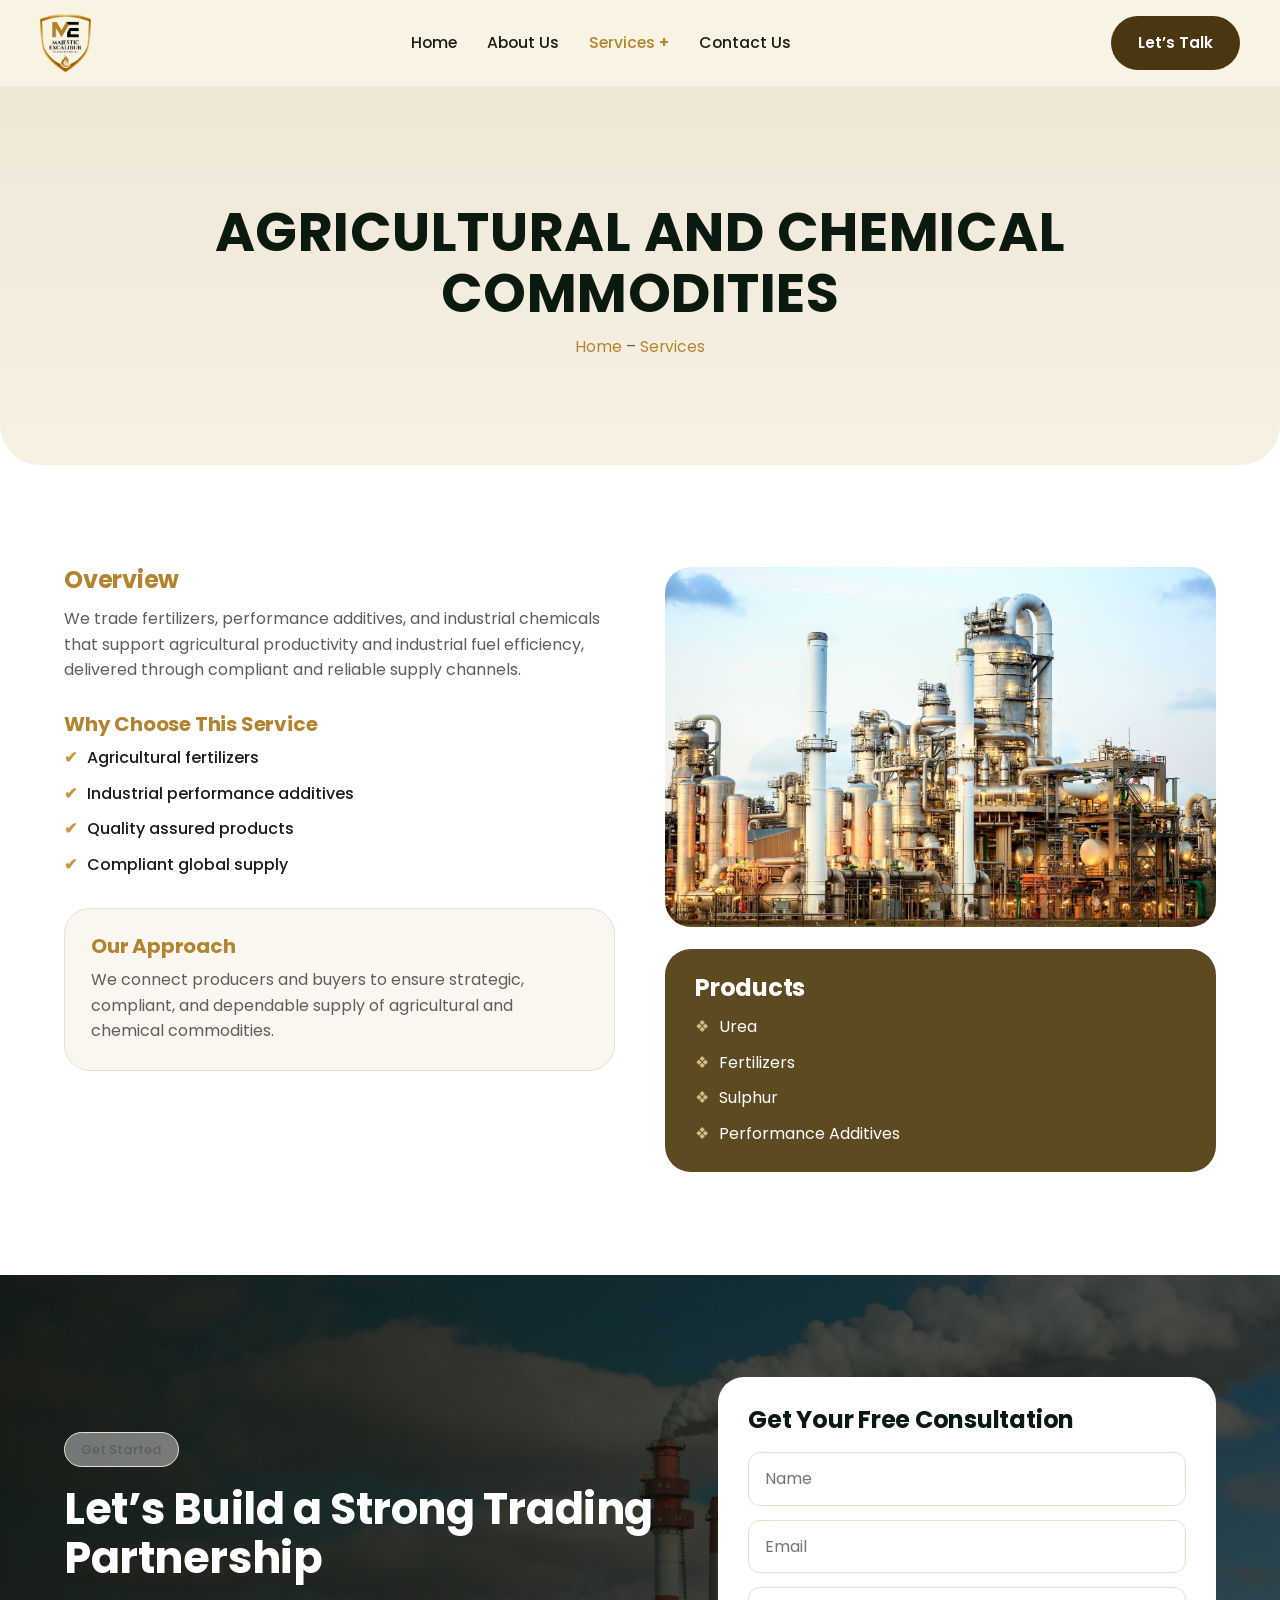
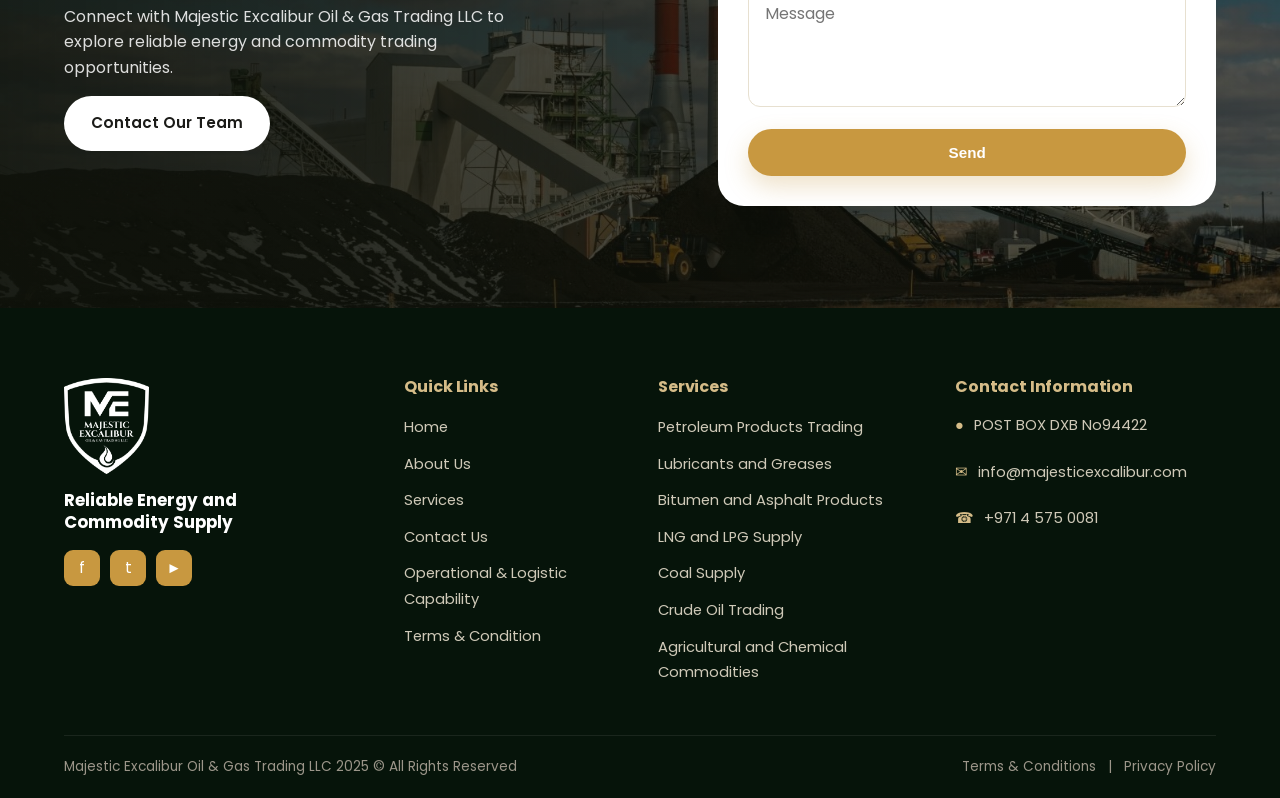
<file: agricultural-chemical.html>
<!DOCTYPE html>
<html lang="en">
<head>
<meta charset="UTF-8">
<meta name="viewport" content="width=device-width, initial-scale=1.0">
<title>Agricultural and Chemical Commodities | Majestic Excalibur Oil &amp; Gas Trading LLC</title>
<meta name="description" content="We trade fertilizers, performance additives, and industrial chemicals that support agricultural productivity and industrial fuel efficiency, delivered through compliant and reliable supply channels.">
<link rel="icon" href="assets/images/logo.png">
<link rel="preconnect" href="https://fonts.googleapis.com">
<link rel="preconnect" href="https://fonts.gstatic.com" crossorigin>
<link href="https://fonts.googleapis.com/css2?family=Poppins:wght@400;500;600;700;800&display=swap" rel="stylesheet">
<link rel="stylesheet" href="assets/css/style.css">
</head>
<body>
<header class="site-header">
  <div class="container nav">
    <a class="brand" href="index.html" aria-label="Majestic Excalibur Oil &amp; Gas Trading LLC home">
      <img src="assets/images/logo.png" alt="Majestic Excalibur Oil &amp; Gas Trading LLC logo">
    </a>
    <nav>
      <ul class="nav-links">
        <li><a href="index.html">Home</a></li>
        <li><a href="about.html">About Us</a></li>
        <li class="has-dropdown">
          <a href="services.html" class="active">Services</a>
          <ul class="dropdown">
          <li><a href="petroleum.html">Petroleum Products Trading</a></li>
          <li><a href="lubricants.html">Lubricants and Greases</a></li>
          <li><a href="bitumen.html">Bitumen and Asphalt Products</a></li>
          <li><a href="lng-lpg.html">LNG and LPG Supply</a></li>
          <li><a href="coal-supply.html">Coal Supply</a></li>
          <li><a href="crude-oil.html">Crude Oil Trading</a></li>
          <li><a href="agricultural-chemical.html">Agricultural and Chemical Commodities</a></li>
          </ul>
        </li>
        <li><a href="contact.html">Contact Us</a></li>
      </ul>
    </nav>
    <div class="nav-cta">
      <a class="btn btn--dark" href="contact.html">Let&rsquo;s Talk</a>
      <button class="nav-toggle" aria-label="Toggle navigation"><span></span><span></span><span></span></button>
    </div>
  </div>
</header>

<section class="page-banner page-banner--product">
  <div class="container">
    <h1>Agricultural and Chemical Commodities</h1>
    <p class="breadcrumb"><a href="index.html">Home</a> &ndash; <a href="services.html">Services</a></p>
  </div>
</section>

<section class="section">
  <div class="container detail-grid">
    <div class="detail-body">
      <h2>Overview</h2>
      <p class="muted">We trade fertilizers, performance additives, and industrial chemicals that support agricultural productivity and industrial fuel efficiency, delivered through compliant and reliable supply channels.</p>
      <h3>Why Choose This Service</h3>
      <ul class="detail-list">
        <li>Agricultural fertilizers</li>
        <li>Industrial performance additives</li>
        <li>Quality assured products</li>
        <li>Compliant global supply</li>
      </ul>
      <div class="approach-card">
        <h3>Our Approach</h3>
        <p>We connect producers and buyers to ensure strategic, compliant, and dependable supply of agricultural and chemical commodities.</p>
      </div>
    </div>
    <div class="detail-media">
      <img src="assets/images/petrochemical.jpg" alt="Agricultural and Chemical Commodities">
      <div class="grades-card">
        <h3>Products</h3>
        <ul>
        <li>Urea</li>
        <li>Fertilizers</li>
        <li>Sulphur</li>
        <li>Performance Additives</li>
        </ul>
      </div>
    </div>
  </div>
</section>

<section class="section cta">
  <div class="container cta-grid">
    <div>
      <span class="pill">Get Started</span>
      <h2>Let&rsquo;s Build a Strong Trading Partnership</h2>
      <p>Connect with Majestic Excalibur Oil &amp; Gas Trading LLC to explore reliable energy and commodity trading opportunities.</p>
      <a class="btn btn--light" href="contact.html">Contact Our Team</a>
    </div>
    <form class="cta-form" data-contact>
      <h3>Get Your Free Consultation</h3>
      <input class="field" type="text" name="name" placeholder="Name" required>
      <input class="field" type="email" name="email" placeholder="Email" required>
      <textarea class="field" name="message" placeholder="Message" required></textarea>
      <button type="submit" class="btn btn--gold btn--block">Send</button>
    </form>
  </div>
</section>

<footer class="site-footer">
  <div class="container">
    <div class="footer-grid">
      <div class="footer-brand">
        <img src="assets/images/logo-white.png" alt="Majestic Excalibur logo">
        <p>Reliable Energy and<br>Commodity Supply</p>
        <div class="footer-social">
          <a href="#" aria-label="Facebook">f</a>
          <a href="#" aria-label="Twitter">t</a>
          <a href="#" aria-label="YouTube">&#9658;</a>
        </div>
      </div>
      <div class="footer-col">
        <h4>Quick Links</h4>
        <ul>
          <li><a href="index.html">Home</a></li>
          <li><a href="about.html">About Us</a></li>
          <li><a href="services.html">Services</a></li>
          <li><a href="contact.html">Contact Us</a></li>
          <li><a href="services.html">Operational &amp; Logistic Capability</a></li>
          <li><a href="#">Terms &amp; Condition</a></li>
        </ul>
      </div>
      <div class="footer-col">
        <h4>Services</h4>
        <ul>
          <li><a href="petroleum.html">Petroleum Products Trading</a></li>
          <li><a href="lubricants.html">Lubricants and Greases</a></li>
          <li><a href="bitumen.html">Bitumen and Asphalt Products</a></li>
          <li><a href="lng-lpg.html">LNG and LPG Supply</a></li>
          <li><a href="coal-supply.html">Coal Supply</a></li>
          <li><a href="crude-oil.html">Crude Oil Trading</a></li>
          <li><a href="agricultural-chemical.html">Agricultural and Chemical Commodities</a></li>
        </ul>
      </div>
      <div class="footer-col">
        <h4>Contact Information</h4>
        <ul class="footer-contact">
          <li><span class="ic">&#9679;</span><span>POST BOX DXB No94422</span></li>
          <li><span class="ic">&#9993;</span><span>info@majesticexcalibur.com</span></li>
          <li><span class="ic">&#9742;</span><span>+971 4 575 0081</span></li>
        </ul>
      </div>
    </div>
    <div class="footer-bottom">
      <span>Majestic Excalibur Oil &amp; Gas Trading LLC 2025 &copy; All Rights Reserved</span>
      <span><a href="#">Terms &amp; Conditions</a> &nbsp; | &nbsp; <a href="#">Privacy Policy</a></span>
    </div>
  </div>
</footer>
<script src="assets/js/main.js"></script>
</body>
</html>
</file>
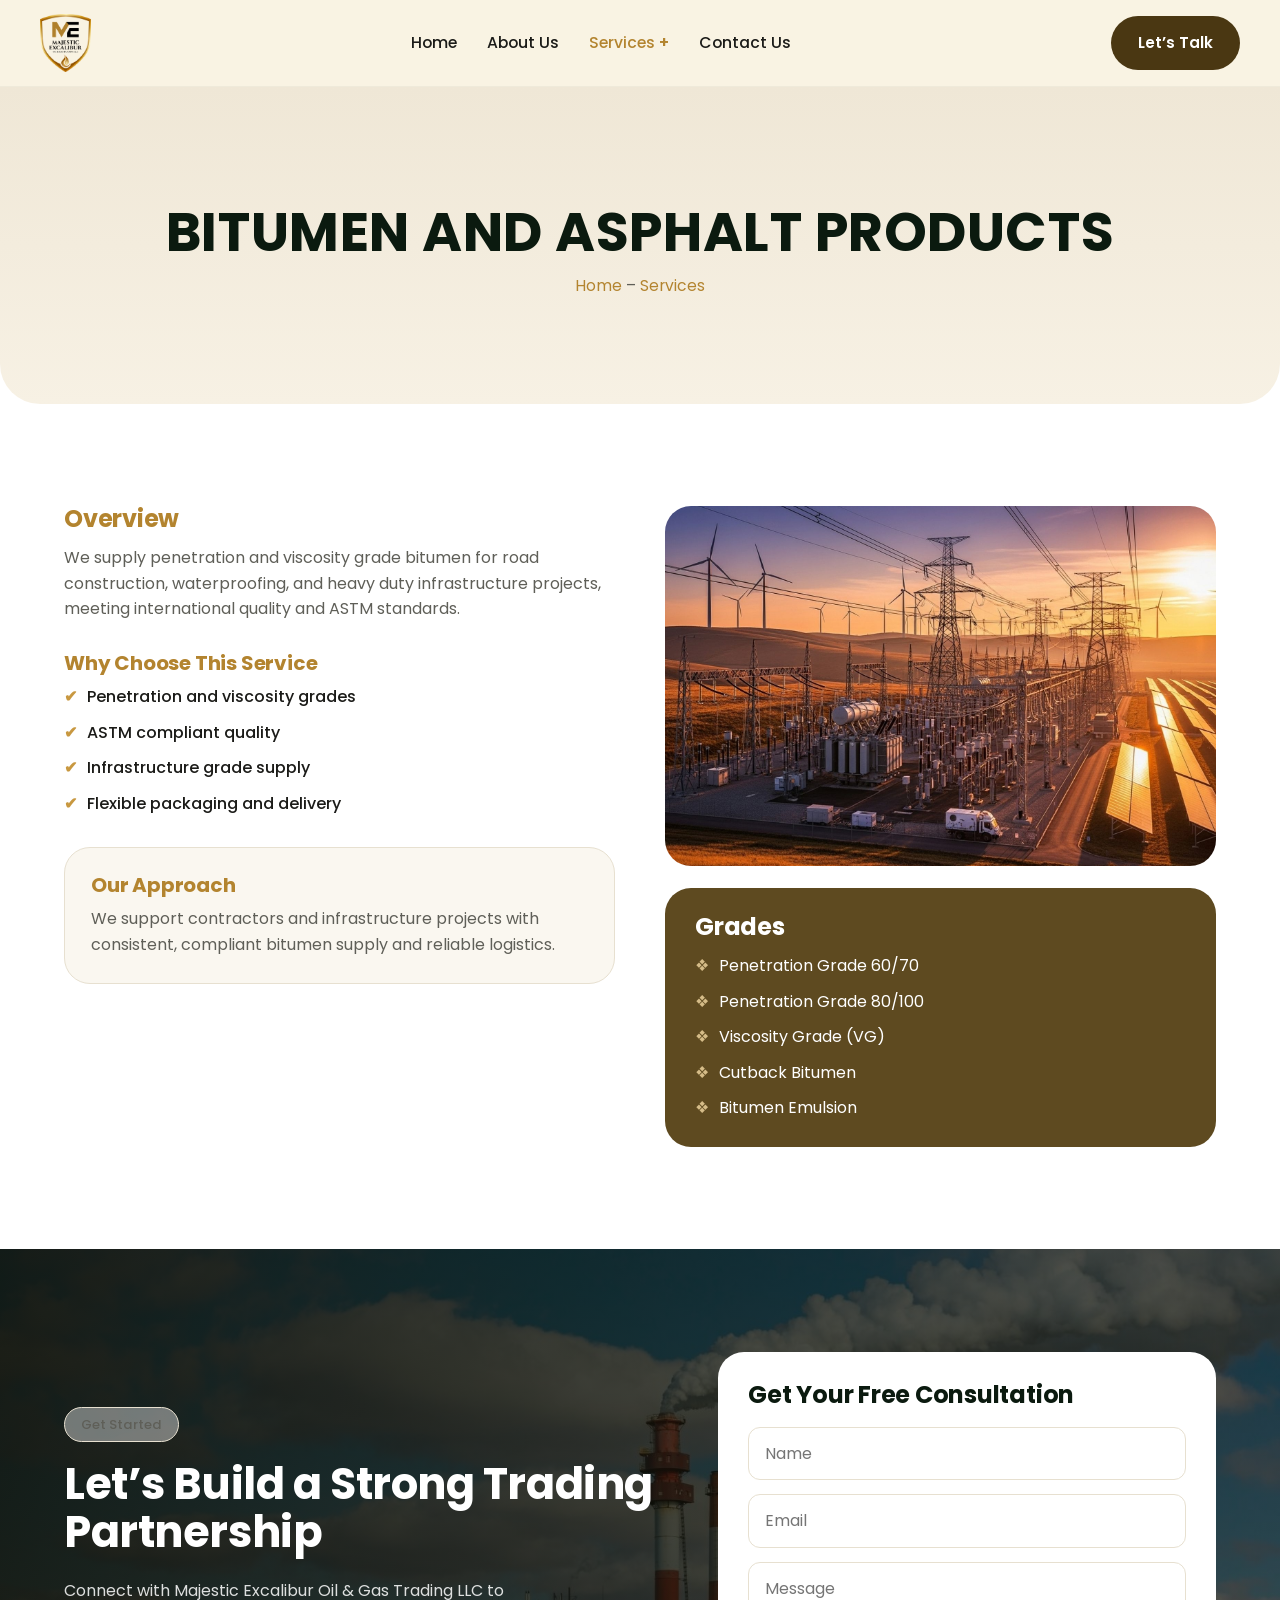
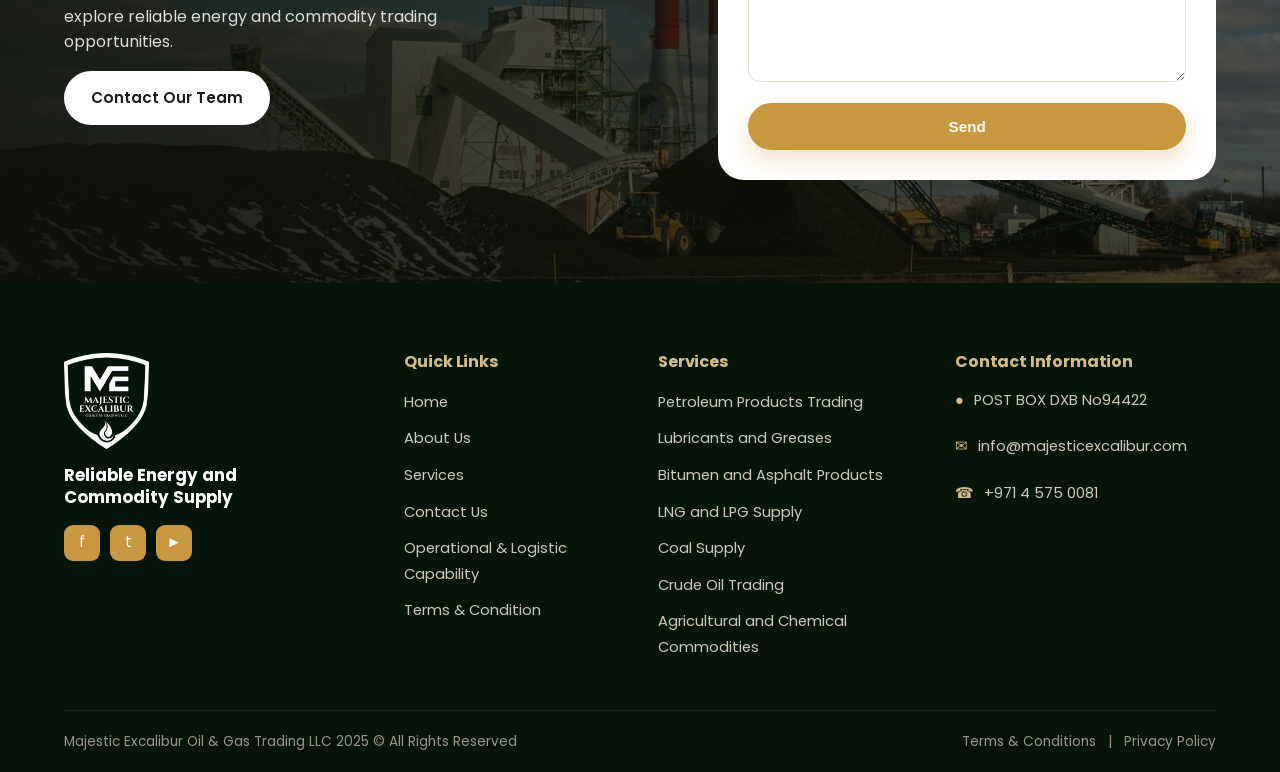
<file: bitumen.html>
<!DOCTYPE html>
<html lang="en">
<head>
<meta charset="UTF-8">
<meta name="viewport" content="width=device-width, initial-scale=1.0">
<title>Bitumen and Asphalt Products | Majestic Excalibur Oil &amp; Gas Trading LLC</title>
<meta name="description" content="We supply penetration and viscosity grade bitumen for road construction, waterproofing, and heavy duty infrastructure projects, meeting international quality and ASTM standards.">
<link rel="icon" href="assets/images/logo.png">
<link rel="preconnect" href="https://fonts.googleapis.com">
<link rel="preconnect" href="https://fonts.gstatic.com" crossorigin>
<link href="https://fonts.googleapis.com/css2?family=Poppins:wght@400;500;600;700;800&display=swap" rel="stylesheet">
<link rel="stylesheet" href="assets/css/style.css">
</head>
<body>
<header class="site-header">
  <div class="container nav">
    <a class="brand" href="index.html" aria-label="Majestic Excalibur Oil &amp; Gas Trading LLC home">
      <img src="assets/images/logo.png" alt="Majestic Excalibur Oil &amp; Gas Trading LLC logo">
    </a>
    <nav>
      <ul class="nav-links">
        <li><a href="index.html">Home</a></li>
        <li><a href="about.html">About Us</a></li>
        <li class="has-dropdown">
          <a href="services.html" class="active">Services</a>
          <ul class="dropdown">
          <li><a href="petroleum.html">Petroleum Products Trading</a></li>
          <li><a href="lubricants.html">Lubricants and Greases</a></li>
          <li><a href="bitumen.html">Bitumen and Asphalt Products</a></li>
          <li><a href="lng-lpg.html">LNG and LPG Supply</a></li>
          <li><a href="coal-supply.html">Coal Supply</a></li>
          <li><a href="crude-oil.html">Crude Oil Trading</a></li>
          <li><a href="agricultural-chemical.html">Agricultural and Chemical Commodities</a></li>
          </ul>
        </li>
        <li><a href="contact.html">Contact Us</a></li>
      </ul>
    </nav>
    <div class="nav-cta">
      <a class="btn btn--dark" href="contact.html">Let&rsquo;s Talk</a>
      <button class="nav-toggle" aria-label="Toggle navigation"><span></span><span></span><span></span></button>
    </div>
  </div>
</header>

<section class="page-banner page-banner--product">
  <div class="container">
    <h1>Bitumen and Asphalt Products</h1>
    <p class="breadcrumb"><a href="index.html">Home</a> &ndash; <a href="services.html">Services</a></p>
  </div>
</section>

<section class="section">
  <div class="container detail-grid">
    <div class="detail-body">
      <h2>Overview</h2>
      <p class="muted">We supply penetration and viscosity grade bitumen for road construction, waterproofing, and heavy duty infrastructure projects, meeting international quality and ASTM standards.</p>
      <h3>Why Choose This Service</h3>
      <ul class="detail-list">
        <li>Penetration and viscosity grades</li>
        <li>ASTM compliant quality</li>
        <li>Infrastructure grade supply</li>
        <li>Flexible packaging and delivery</li>
      </ul>
      <div class="approach-card">
        <h3>Our Approach</h3>
        <p>We support contractors and infrastructure projects with consistent, compliant bitumen supply and reliable logistics.</p>
      </div>
    </div>
    <div class="detail-media">
      <img src="assets/images/power-lines.jpg" alt="Bitumen and Asphalt Products">
      <div class="grades-card">
        <h3>Grades</h3>
        <ul>
        <li>Penetration Grade 60/70</li>
        <li>Penetration Grade 80/100</li>
        <li>Viscosity Grade (VG)</li>
        <li>Cutback Bitumen</li>
        <li>Bitumen Emulsion</li>
        </ul>
      </div>
    </div>
  </div>
</section>

<section class="section cta">
  <div class="container cta-grid">
    <div>
      <span class="pill">Get Started</span>
      <h2>Let&rsquo;s Build a Strong Trading Partnership</h2>
      <p>Connect with Majestic Excalibur Oil &amp; Gas Trading LLC to explore reliable energy and commodity trading opportunities.</p>
      <a class="btn btn--light" href="contact.html">Contact Our Team</a>
    </div>
    <form class="cta-form" data-contact>
      <h3>Get Your Free Consultation</h3>
      <input class="field" type="text" name="name" placeholder="Name" required>
      <input class="field" type="email" name="email" placeholder="Email" required>
      <textarea class="field" name="message" placeholder="Message" required></textarea>
      <button type="submit" class="btn btn--gold btn--block">Send</button>
    </form>
  </div>
</section>

<footer class="site-footer">
  <div class="container">
    <div class="footer-grid">
      <div class="footer-brand">
        <img src="assets/images/logo-white.png" alt="Majestic Excalibur logo">
        <p>Reliable Energy and<br>Commodity Supply</p>
        <div class="footer-social">
          <a href="#" aria-label="Facebook">f</a>
          <a href="#" aria-label="Twitter">t</a>
          <a href="#" aria-label="YouTube">&#9658;</a>
        </div>
      </div>
      <div class="footer-col">
        <h4>Quick Links</h4>
        <ul>
          <li><a href="index.html">Home</a></li>
          <li><a href="about.html">About Us</a></li>
          <li><a href="services.html">Services</a></li>
          <li><a href="contact.html">Contact Us</a></li>
          <li><a href="services.html">Operational &amp; Logistic Capability</a></li>
          <li><a href="#">Terms &amp; Condition</a></li>
        </ul>
      </div>
      <div class="footer-col">
        <h4>Services</h4>
        <ul>
          <li><a href="petroleum.html">Petroleum Products Trading</a></li>
          <li><a href="lubricants.html">Lubricants and Greases</a></li>
          <li><a href="bitumen.html">Bitumen and Asphalt Products</a></li>
          <li><a href="lng-lpg.html">LNG and LPG Supply</a></li>
          <li><a href="coal-supply.html">Coal Supply</a></li>
          <li><a href="crude-oil.html">Crude Oil Trading</a></li>
          <li><a href="agricultural-chemical.html">Agricultural and Chemical Commodities</a></li>
        </ul>
      </div>
      <div class="footer-col">
        <h4>Contact Information</h4>
        <ul class="footer-contact">
          <li><span class="ic">&#9679;</span><span>POST BOX DXB No94422</span></li>
          <li><span class="ic">&#9993;</span><span>info@majesticexcalibur.com</span></li>
          <li><span class="ic">&#9742;</span><span>+971 4 575 0081</span></li>
        </ul>
      </div>
    </div>
    <div class="footer-bottom">
      <span>Majestic Excalibur Oil &amp; Gas Trading LLC 2025 &copy; All Rights Reserved</span>
      <span><a href="#">Terms &amp; Conditions</a> &nbsp; | &nbsp; <a href="#">Privacy Policy</a></span>
    </div>
  </div>
</footer>
<script src="assets/js/main.js"></script>
</body>
</html>
</file>
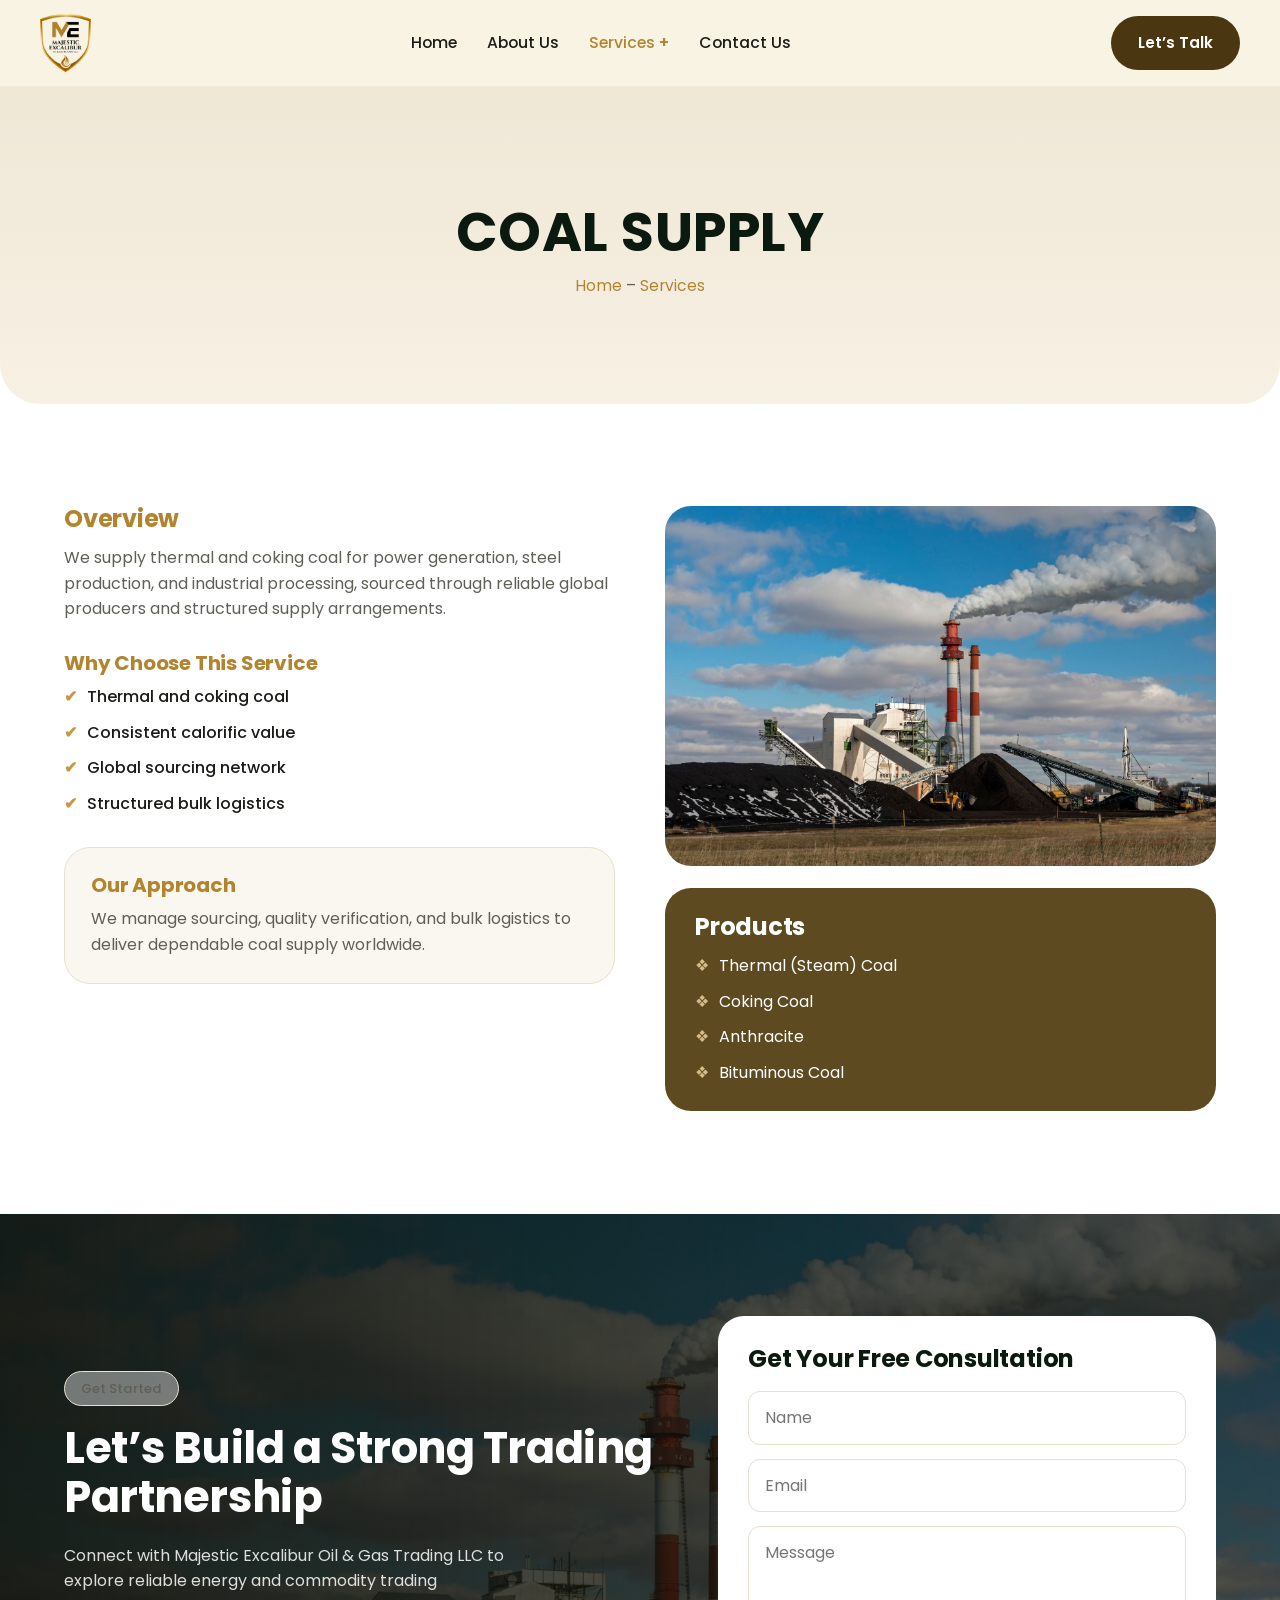
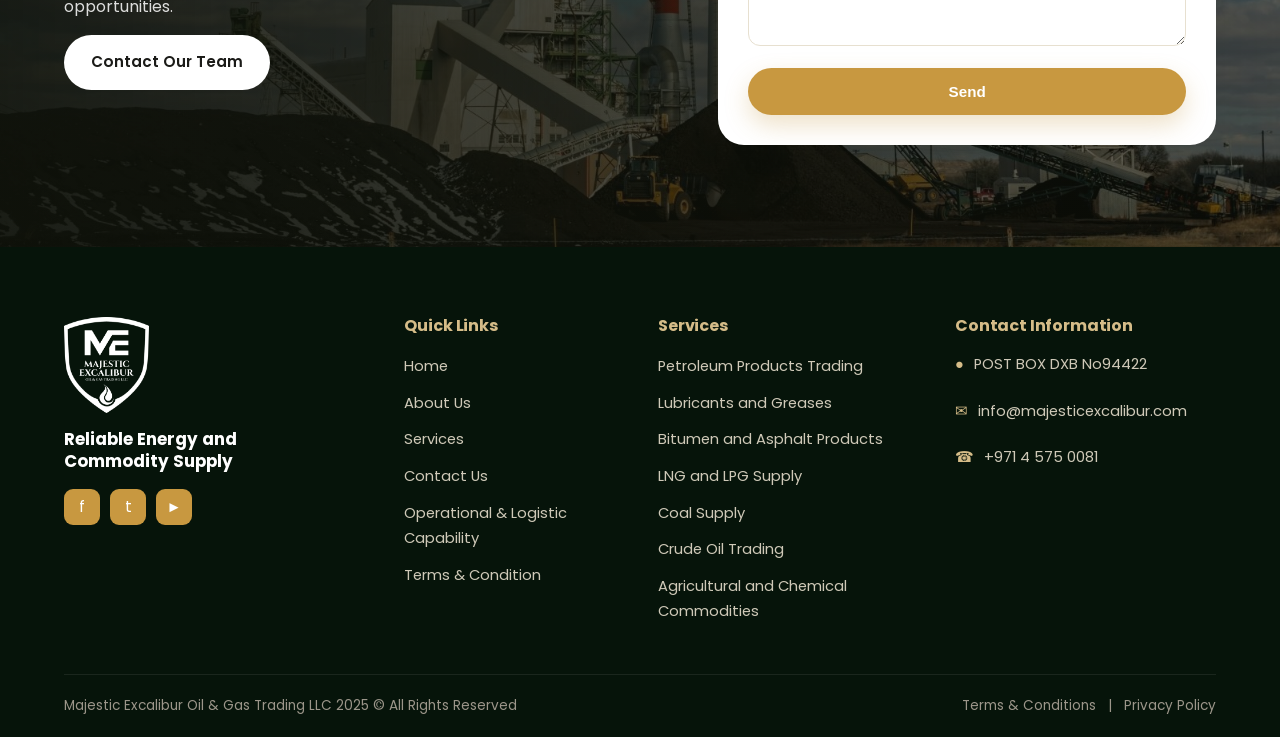
<file: coal-supply.html>
<!DOCTYPE html>
<html lang="en">
<head>
<meta charset="UTF-8">
<meta name="viewport" content="width=device-width, initial-scale=1.0">
<title>Coal Supply | Majestic Excalibur Oil &amp; Gas Trading LLC</title>
<meta name="description" content="We supply thermal and coking coal for power generation, steel production, and industrial processing, sourced through reliable global producers and structured supply arrangements.">
<link rel="icon" href="assets/images/logo.png">
<link rel="preconnect" href="https://fonts.googleapis.com">
<link rel="preconnect" href="https://fonts.gstatic.com" crossorigin>
<link href="https://fonts.googleapis.com/css2?family=Poppins:wght@400;500;600;700;800&display=swap" rel="stylesheet">
<link rel="stylesheet" href="assets/css/style.css">
</head>
<body>
<header class="site-header">
  <div class="container nav">
    <a class="brand" href="index.html" aria-label="Majestic Excalibur Oil &amp; Gas Trading LLC home">
      <img src="assets/images/logo.png" alt="Majestic Excalibur Oil &amp; Gas Trading LLC logo">
    </a>
    <nav>
      <ul class="nav-links">
        <li><a href="index.html">Home</a></li>
        <li><a href="about.html">About Us</a></li>
        <li class="has-dropdown">
          <a href="services.html" class="active">Services</a>
          <ul class="dropdown">
          <li><a href="petroleum.html">Petroleum Products Trading</a></li>
          <li><a href="lubricants.html">Lubricants and Greases</a></li>
          <li><a href="bitumen.html">Bitumen and Asphalt Products</a></li>
          <li><a href="lng-lpg.html">LNG and LPG Supply</a></li>
          <li><a href="coal-supply.html">Coal Supply</a></li>
          <li><a href="crude-oil.html">Crude Oil Trading</a></li>
          <li><a href="agricultural-chemical.html">Agricultural and Chemical Commodities</a></li>
          </ul>
        </li>
        <li><a href="contact.html">Contact Us</a></li>
      </ul>
    </nav>
    <div class="nav-cta">
      <a class="btn btn--dark" href="contact.html">Let&rsquo;s Talk</a>
      <button class="nav-toggle" aria-label="Toggle navigation"><span></span><span></span><span></span></button>
    </div>
  </div>
</header>

<section class="page-banner page-banner--product">
  <div class="container">
    <h1>Coal Supply</h1>
    <p class="breadcrumb"><a href="index.html">Home</a> &ndash; <a href="services.html">Services</a></p>
  </div>
</section>

<section class="section">
  <div class="container detail-grid">
    <div class="detail-body">
      <h2>Overview</h2>
      <p class="muted">We supply thermal and coking coal for power generation, steel production, and industrial processing, sourced through reliable global producers and structured supply arrangements.</p>
      <h3>Why Choose This Service</h3>
      <ul class="detail-list">
        <li>Thermal and coking coal</li>
        <li>Consistent calorific value</li>
        <li>Global sourcing network</li>
        <li>Structured bulk logistics</li>
      </ul>
      <div class="approach-card">
        <h3>Our Approach</h3>
        <p>We manage sourcing, quality verification, and bulk logistics to deliver dependable coal supply worldwide.</p>
      </div>
    </div>
    <div class="detail-media">
      <img src="assets/images/coal-plant.jpg" alt="Coal Supply">
      <div class="grades-card">
        <h3>Products</h3>
        <ul>
        <li>Thermal (Steam) Coal</li>
        <li>Coking Coal</li>
        <li>Anthracite</li>
        <li>Bituminous Coal</li>
        </ul>
      </div>
    </div>
  </div>
</section>

<section class="section cta">
  <div class="container cta-grid">
    <div>
      <span class="pill">Get Started</span>
      <h2>Let&rsquo;s Build a Strong Trading Partnership</h2>
      <p>Connect with Majestic Excalibur Oil &amp; Gas Trading LLC to explore reliable energy and commodity trading opportunities.</p>
      <a class="btn btn--light" href="contact.html">Contact Our Team</a>
    </div>
    <form class="cta-form" data-contact>
      <h3>Get Your Free Consultation</h3>
      <input class="field" type="text" name="name" placeholder="Name" required>
      <input class="field" type="email" name="email" placeholder="Email" required>
      <textarea class="field" name="message" placeholder="Message" required></textarea>
      <button type="submit" class="btn btn--gold btn--block">Send</button>
    </form>
  </div>
</section>

<footer class="site-footer">
  <div class="container">
    <div class="footer-grid">
      <div class="footer-brand">
        <img src="assets/images/logo-white.png" alt="Majestic Excalibur logo">
        <p>Reliable Energy and<br>Commodity Supply</p>
        <div class="footer-social">
          <a href="#" aria-label="Facebook">f</a>
          <a href="#" aria-label="Twitter">t</a>
          <a href="#" aria-label="YouTube">&#9658;</a>
        </div>
      </div>
      <div class="footer-col">
        <h4>Quick Links</h4>
        <ul>
          <li><a href="index.html">Home</a></li>
          <li><a href="about.html">About Us</a></li>
          <li><a href="services.html">Services</a></li>
          <li><a href="contact.html">Contact Us</a></li>
          <li><a href="services.html">Operational &amp; Logistic Capability</a></li>
          <li><a href="#">Terms &amp; Condition</a></li>
        </ul>
      </div>
      <div class="footer-col">
        <h4>Services</h4>
        <ul>
          <li><a href="petroleum.html">Petroleum Products Trading</a></li>
          <li><a href="lubricants.html">Lubricants and Greases</a></li>
          <li><a href="bitumen.html">Bitumen and Asphalt Products</a></li>
          <li><a href="lng-lpg.html">LNG and LPG Supply</a></li>
          <li><a href="coal-supply.html">Coal Supply</a></li>
          <li><a href="crude-oil.html">Crude Oil Trading</a></li>
          <li><a href="agricultural-chemical.html">Agricultural and Chemical Commodities</a></li>
        </ul>
      </div>
      <div class="footer-col">
        <h4>Contact Information</h4>
        <ul class="footer-contact">
          <li><span class="ic">&#9679;</span><span>POST BOX DXB No94422</span></li>
          <li><span class="ic">&#9993;</span><span>info@majesticexcalibur.com</span></li>
          <li><span class="ic">&#9742;</span><span>+971 4 575 0081</span></li>
        </ul>
      </div>
    </div>
    <div class="footer-bottom">
      <span>Majestic Excalibur Oil &amp; Gas Trading LLC 2025 &copy; All Rights Reserved</span>
      <span><a href="#">Terms &amp; Conditions</a> &nbsp; | &nbsp; <a href="#">Privacy Policy</a></span>
    </div>
  </div>
</footer>
<script src="assets/js/main.js"></script>
</body>
</html>
</file>
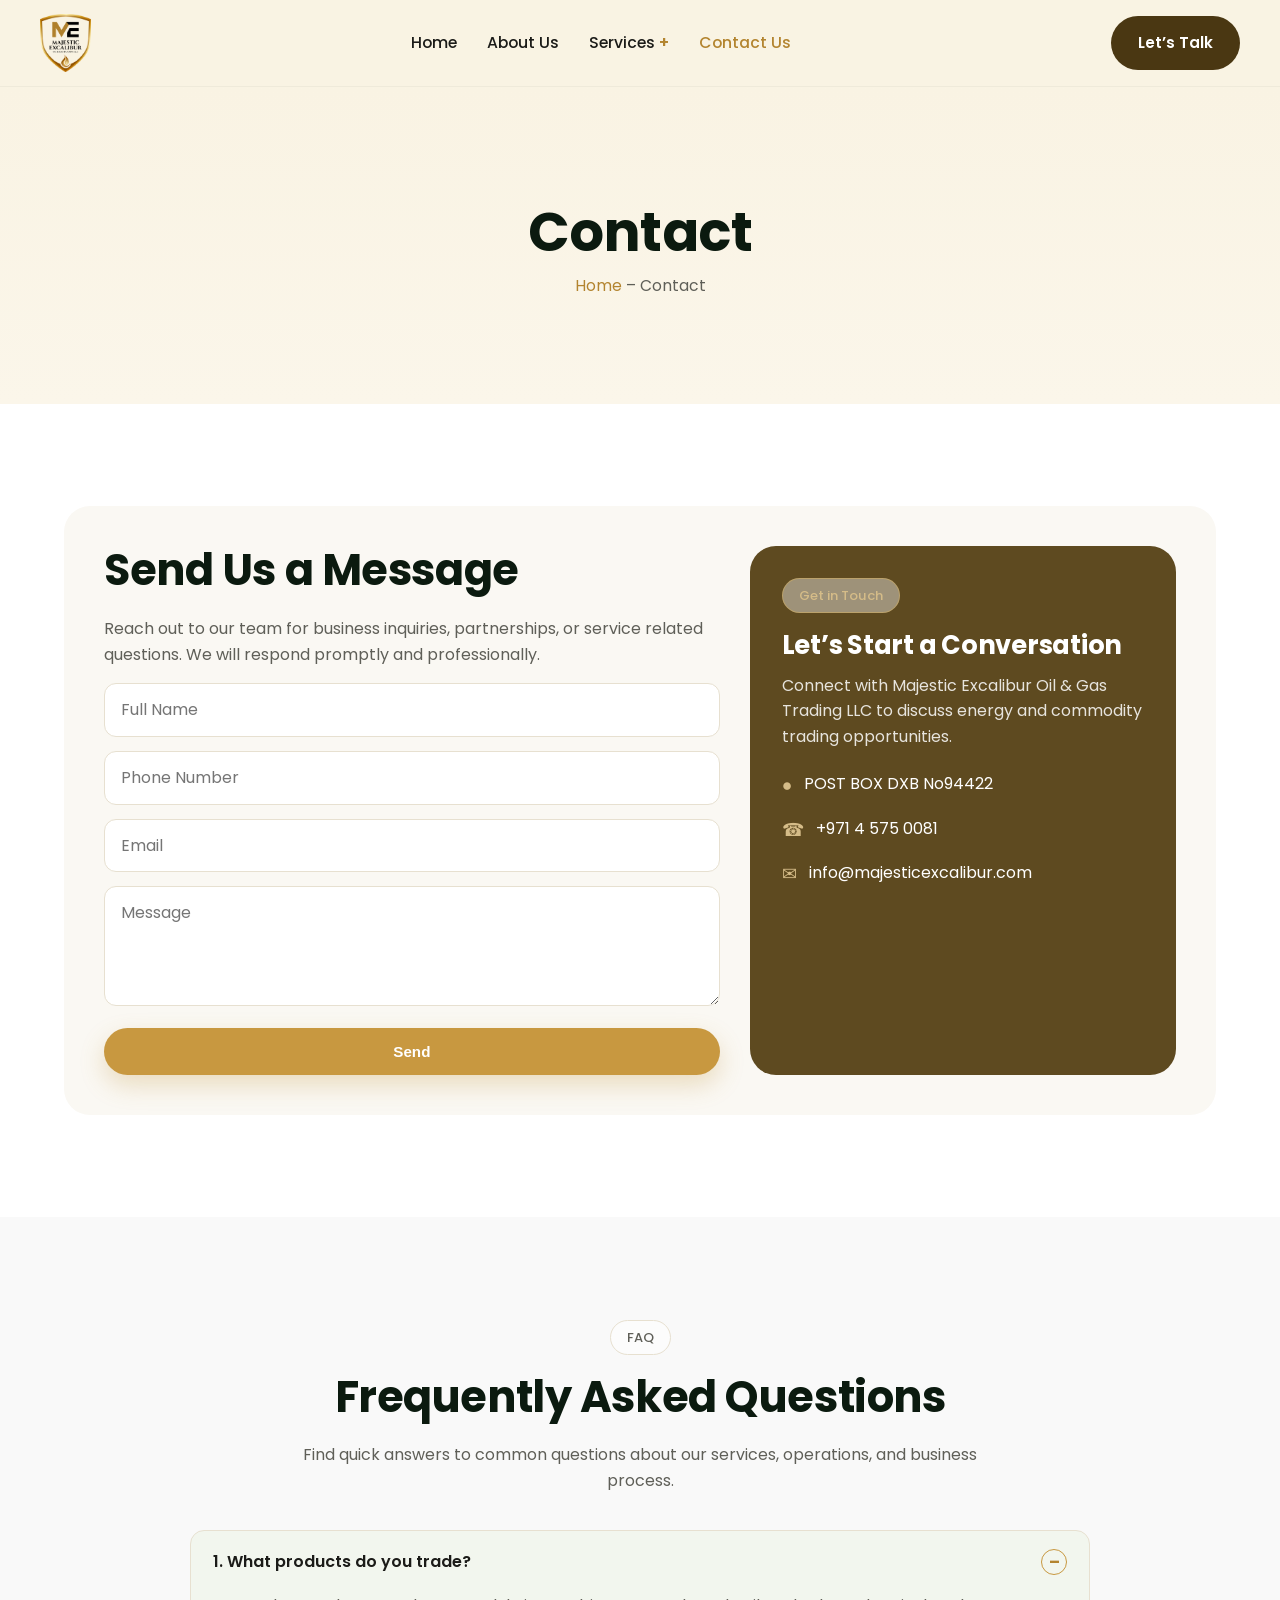
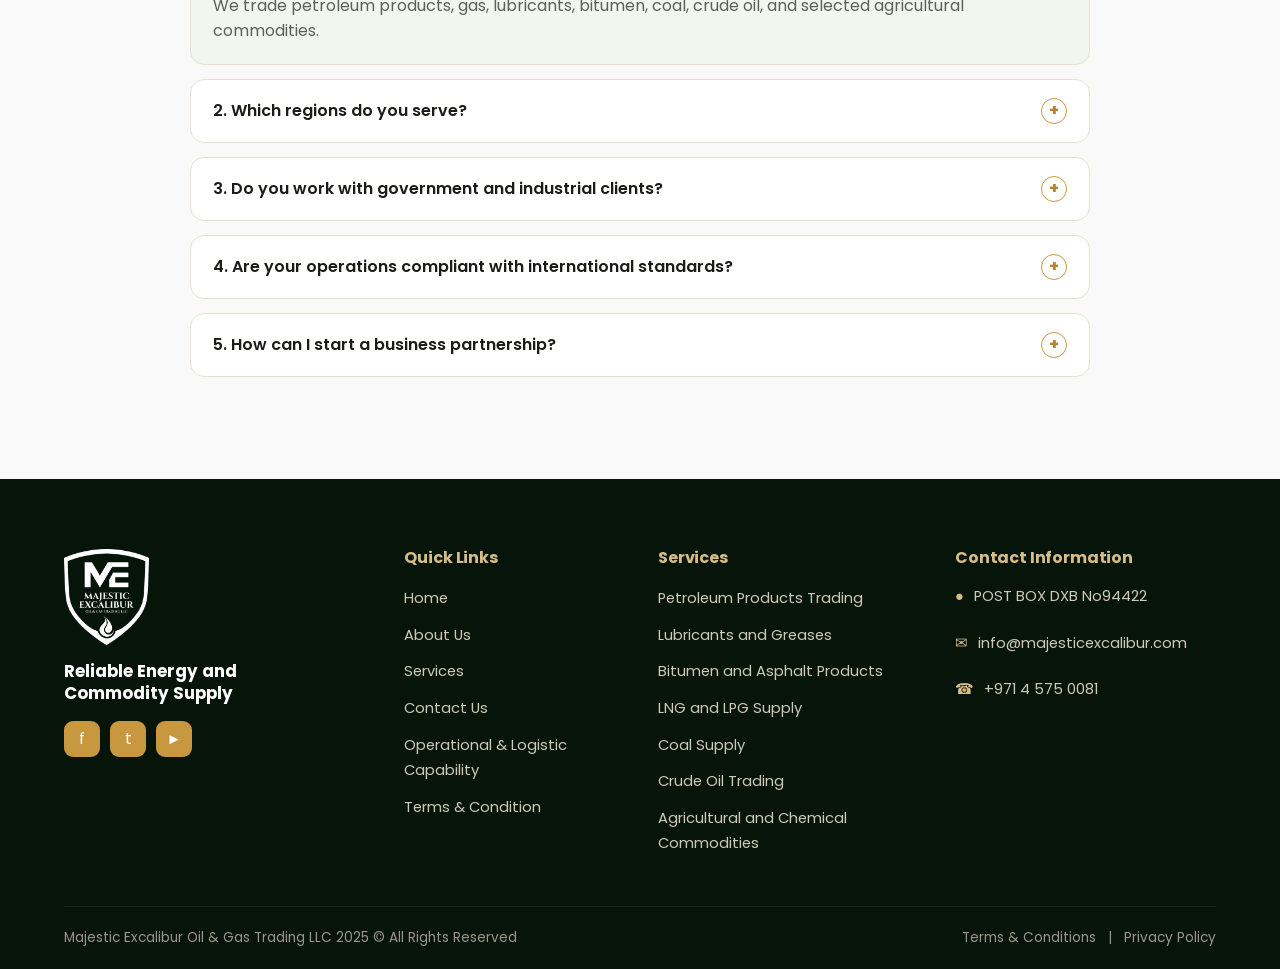
<file: contact.html>
<!DOCTYPE html>
<html lang="en">
<head>
<meta charset="UTF-8">
<meta name="viewport" content="width=device-width, initial-scale=1.0">
<title>Contact | Majestic Excalibur Oil &amp; Gas Trading LLC</title>
<meta name="description" content="Contact Majestic Excalibur Oil & Gas Trading LLC for business inquiries, partnerships, or service related questions.">
<link rel="icon" href="assets/images/logo.png">
<link rel="preconnect" href="https://fonts.googleapis.com">
<link rel="preconnect" href="https://fonts.gstatic.com" crossorigin>
<link href="https://fonts.googleapis.com/css2?family=Poppins:wght@400;500;600;700;800&display=swap" rel="stylesheet">
<link rel="stylesheet" href="assets/css/style.css">
</head>
<body>
<header class="site-header">
  <div class="container nav">
    <a class="brand" href="index.html" aria-label="Majestic Excalibur Oil &amp; Gas Trading LLC home">
      <img src="assets/images/logo.png" alt="Majestic Excalibur Oil &amp; Gas Trading LLC logo">
    </a>
    <nav>
      <ul class="nav-links">
        <li><a href="index.html">Home</a></li>
        <li><a href="about.html">About Us</a></li>
        <li class="has-dropdown">
          <a href="services.html">Services</a>
          <ul class="dropdown">
          <li><a href="petroleum.html">Petroleum Products Trading</a></li>
          <li><a href="lubricants.html">Lubricants and Greases</a></li>
          <li><a href="bitumen.html">Bitumen and Asphalt Products</a></li>
          <li><a href="lng-lpg.html">LNG and LPG Supply</a></li>
          <li><a href="coal-supply.html">Coal Supply</a></li>
          <li><a href="crude-oil.html">Crude Oil Trading</a></li>
          <li><a href="agricultural-chemical.html">Agricultural and Chemical Commodities</a></li>
          </ul>
        </li>
        <li><a href="contact.html" class="active">Contact Us</a></li>
      </ul>
    </nav>
    <div class="nav-cta">
      <a class="btn btn--dark" href="contact.html">Let&rsquo;s Talk</a>
      <button class="nav-toggle" aria-label="Toggle navigation"><span></span><span></span><span></span></button>
    </div>
  </div>
</header>
<section class="page-banner">
  <div class="container">
    <h1>Contact</h1>
    <p class="breadcrumb"><a href="index.html">Home</a> &ndash; Contact</p>
  </div>
</section>

<section class="section">
  <div class="container">
    <div class="contact-wrap">
      <div>
        <h2>Send Us a Message</h2>
        <p class="muted">Reach out to our team for business inquiries, partnerships, or service related questions. We will respond promptly and professionally.</p>
        <form data-contact>
          <input class="field" type="text" name="name" placeholder="Full Name" required>
          <input class="field" type="tel" name="phone" placeholder="Phone Number">
          <input class="field" type="email" name="email" placeholder="Email" required>
          <textarea class="field" name="message" placeholder="Message" required></textarea>
          <button type="submit" class="btn btn--gold btn--block">Send</button>
        </form>
      </div>
      <div class="contact-info">
        <span class="pill">Get in Touch</span>
        <h3>Let&rsquo;s Start a Conversation</h3>
        <p>Connect with Majestic Excalibur Oil &amp; Gas Trading LLC to discuss energy and commodity trading opportunities.</p>
        <ul>
          <li><span class="ic">&#9679;</span><span>POST BOX DXB No94422</span></li>
          <li><span class="ic">&#9742;</span><span>+971 4 575 0081</span></li>
          <li><span class="ic">&#9993;</span><span>info@majesticexcalibur.com</span></li>
        </ul>
      </div>
    </div>
  </div>
</section>

<section class="section section--soft">
  <div class="container">
    <div class="sec-head sec-head--center">
      <span class="pill">FAQ</span>
      <h2>Frequently Asked Questions</h2>
      <p class="muted max-680 mx-auto">Find quick answers to common questions about our services, operations, and business process.</p>
    </div>
    <div class="faq" style="margin-top:36px;">
      <div class="faq-item open">
        <button class="faq-q">1. What products do you trade?<span class="ico">&ndash;</span></button>
        <div class="faq-a"><p>We trade petroleum products, gas, lubricants, bitumen, coal, crude oil, and selected agricultural commodities.</p></div>
      </div>
      <div class="faq-item">
        <button class="faq-q">2. Which regions do you serve?<span class="ico">+</span></button>
        <div class="faq-a"><p>We operate across international markets, serving industrial, commercial, and government clients in multiple regions worldwide.</p></div>
      </div>
      <div class="faq-item">
        <button class="faq-q">3. Do you work with government and industrial clients?<span class="ico">+</span></button>
        <div class="faq-a"><p>Yes. We supply industrial, commercial, and government clients through compliant, professionally managed trade execution.</p></div>
      </div>
      <div class="faq-item">
        <button class="faq-q">4. Are your operations compliant with international standards?<span class="ico">+</span></button>
        <div class="faq-a"><p>All operations adhere to international standards, safety protocols, and ethical trading practices.</p></div>
      </div>
      <div class="faq-item">
        <button class="faq-q">5. How can I start a business partnership?<span class="ico">+</span></button>
        <div class="faq-a"><p>Reach out through our contact form or contact details, and our team will guide you through the partnership process.</p></div>
      </div>
    </div>
  </div>
</section>
<footer class="site-footer">
  <div class="container">
    <div class="footer-grid">
      <div class="footer-brand">
        <img src="assets/images/logo-white.png" alt="Majestic Excalibur logo">
        <p>Reliable Energy and<br>Commodity Supply</p>
        <div class="footer-social">
          <a href="#" aria-label="Facebook">f</a>
          <a href="#" aria-label="Twitter">t</a>
          <a href="#" aria-label="YouTube">&#9658;</a>
        </div>
      </div>
      <div class="footer-col">
        <h4>Quick Links</h4>
        <ul>
          <li><a href="index.html">Home</a></li>
          <li><a href="about.html">About Us</a></li>
          <li><a href="services.html">Services</a></li>
          <li><a href="contact.html">Contact Us</a></li>
          <li><a href="services.html">Operational &amp; Logistic Capability</a></li>
          <li><a href="#">Terms &amp; Condition</a></li>
        </ul>
      </div>
      <div class="footer-col">
        <h4>Services</h4>
        <ul>
          <li><a href="petroleum.html">Petroleum Products Trading</a></li>
          <li><a href="lubricants.html">Lubricants and Greases</a></li>
          <li><a href="bitumen.html">Bitumen and Asphalt Products</a></li>
          <li><a href="lng-lpg.html">LNG and LPG Supply</a></li>
          <li><a href="coal-supply.html">Coal Supply</a></li>
          <li><a href="crude-oil.html">Crude Oil Trading</a></li>
          <li><a href="agricultural-chemical.html">Agricultural and Chemical Commodities</a></li>
        </ul>
      </div>
      <div class="footer-col">
        <h4>Contact Information</h4>
        <ul class="footer-contact">
          <li><span class="ic">&#9679;</span><span>POST BOX DXB No94422</span></li>
          <li><span class="ic">&#9993;</span><span>info@majesticexcalibur.com</span></li>
          <li><span class="ic">&#9742;</span><span>+971 4 575 0081</span></li>
        </ul>
      </div>
    </div>
    <div class="footer-bottom">
      <span>Majestic Excalibur Oil &amp; Gas Trading LLC 2025 &copy; All Rights Reserved</span>
      <span><a href="#">Terms &amp; Conditions</a> &nbsp; | &nbsp; <a href="#">Privacy Policy</a></span>
    </div>
  </div>
</footer>
<script src="assets/js/main.js"></script>
</body>
</html>
</file>
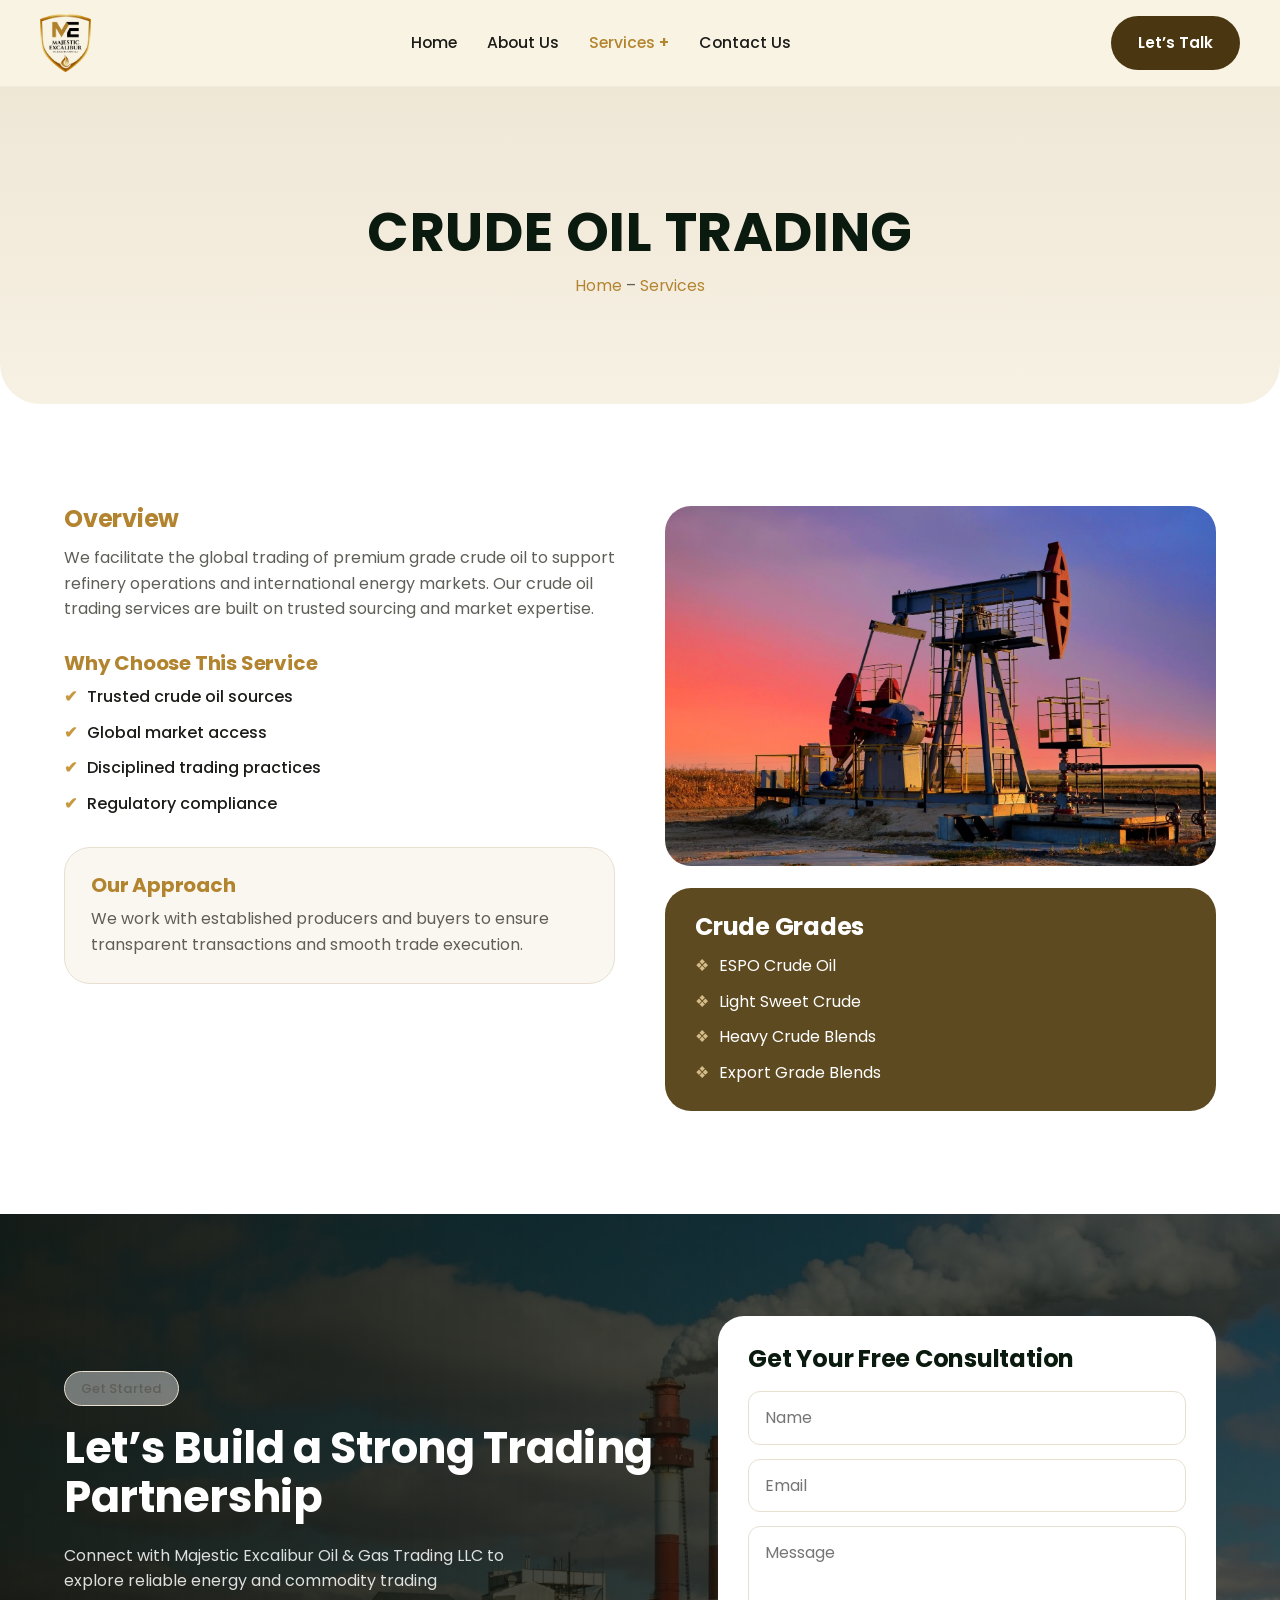
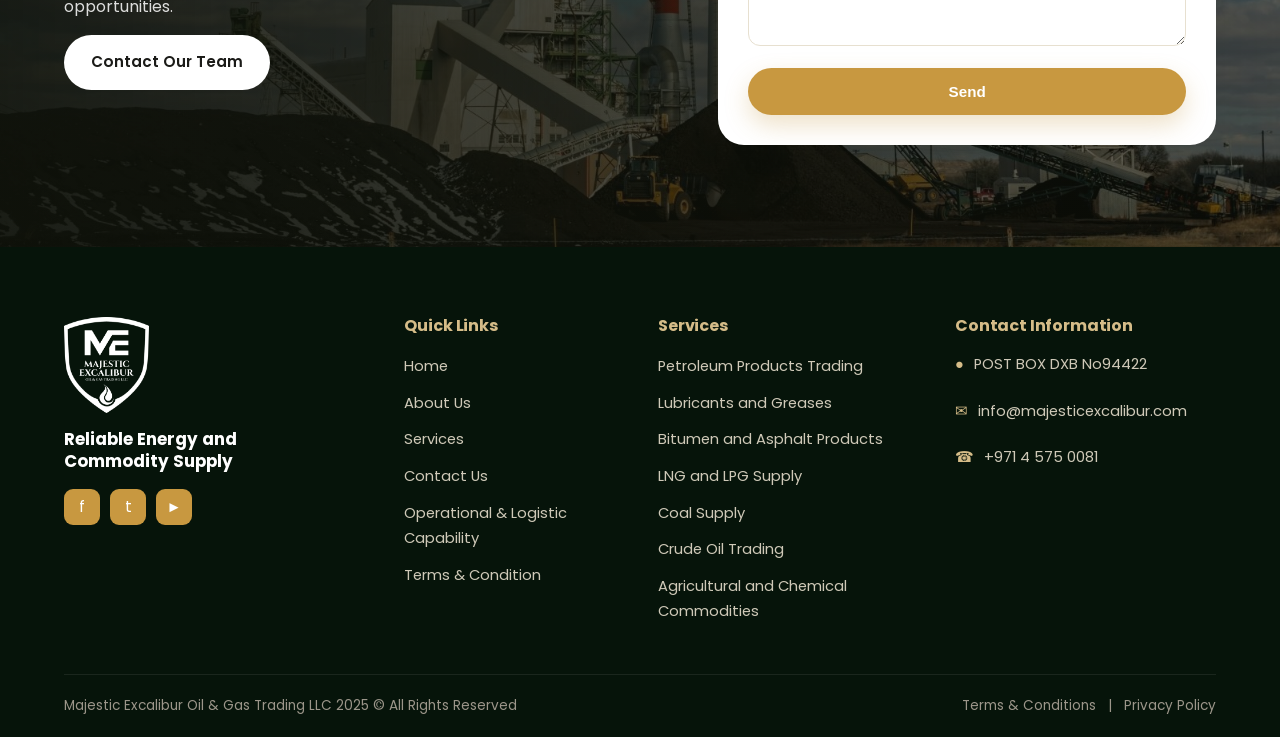
<file: crude-oil.html>
<!DOCTYPE html>
<html lang="en">
<head>
<meta charset="UTF-8">
<meta name="viewport" content="width=device-width, initial-scale=1.0">
<title>Crude Oil Trading | Majestic Excalibur Oil &amp; Gas Trading LLC</title>
<meta name="description" content="We facilitate the global trading of premium grade crude oil to support refinery operations and international energy markets. Our crude oil trading services are built on trusted sourcing and market expertise.">
<link rel="icon" href="assets/images/logo.png">
<link rel="preconnect" href="https://fonts.googleapis.com">
<link rel="preconnect" href="https://fonts.gstatic.com" crossorigin>
<link href="https://fonts.googleapis.com/css2?family=Poppins:wght@400;500;600;700;800&display=swap" rel="stylesheet">
<link rel="stylesheet" href="assets/css/style.css">
</head>
<body>
<header class="site-header">
  <div class="container nav">
    <a class="brand" href="index.html" aria-label="Majestic Excalibur Oil &amp; Gas Trading LLC home">
      <img src="assets/images/logo.png" alt="Majestic Excalibur Oil &amp; Gas Trading LLC logo">
    </a>
    <nav>
      <ul class="nav-links">
        <li><a href="index.html">Home</a></li>
        <li><a href="about.html">About Us</a></li>
        <li class="has-dropdown">
          <a href="services.html" class="active">Services</a>
          <ul class="dropdown">
          <li><a href="petroleum.html">Petroleum Products Trading</a></li>
          <li><a href="lubricants.html">Lubricants and Greases</a></li>
          <li><a href="bitumen.html">Bitumen and Asphalt Products</a></li>
          <li><a href="lng-lpg.html">LNG and LPG Supply</a></li>
          <li><a href="coal-supply.html">Coal Supply</a></li>
          <li><a href="crude-oil.html">Crude Oil Trading</a></li>
          <li><a href="agricultural-chemical.html">Agricultural and Chemical Commodities</a></li>
          </ul>
        </li>
        <li><a href="contact.html">Contact Us</a></li>
      </ul>
    </nav>
    <div class="nav-cta">
      <a class="btn btn--dark" href="contact.html">Let&rsquo;s Talk</a>
      <button class="nav-toggle" aria-label="Toggle navigation"><span></span><span></span><span></span></button>
    </div>
  </div>
</header>

<section class="page-banner page-banner--product">
  <div class="container">
    <h1>Crude Oil Trading</h1>
    <p class="breadcrumb"><a href="index.html">Home</a> &ndash; <a href="services.html">Services</a></p>
  </div>
</section>

<section class="section">
  <div class="container detail-grid">
    <div class="detail-body">
      <h2>Overview</h2>
      <p class="muted">We facilitate the global trading of premium grade crude oil to support refinery operations and international energy markets. Our crude oil trading services are built on trusted sourcing and market expertise.</p>
      <h3>Why Choose This Service</h3>
      <ul class="detail-list">
        <li>Trusted crude oil sources</li>
        <li>Global market access</li>
        <li>Disciplined trading practices</li>
        <li>Regulatory compliance</li>
      </ul>
      <div class="approach-card">
        <h3>Our Approach</h3>
        <p>We work with established producers and buyers to ensure transparent transactions and smooth trade execution.</p>
      </div>
    </div>
    <div class="detail-media">
      <img src="assets/images/pumpjack.jpg" alt="Crude Oil Trading">
      <div class="grades-card">
        <h3>Crude Grades</h3>
        <ul>
        <li>ESPO Crude Oil</li>
        <li>Light Sweet Crude</li>
        <li>Heavy Crude Blends</li>
        <li>Export Grade Blends</li>
        </ul>
      </div>
    </div>
  </div>
</section>

<section class="section cta">
  <div class="container cta-grid">
    <div>
      <span class="pill">Get Started</span>
      <h2>Let&rsquo;s Build a Strong Trading Partnership</h2>
      <p>Connect with Majestic Excalibur Oil &amp; Gas Trading LLC to explore reliable energy and commodity trading opportunities.</p>
      <a class="btn btn--light" href="contact.html">Contact Our Team</a>
    </div>
    <form class="cta-form" data-contact>
      <h3>Get Your Free Consultation</h3>
      <input class="field" type="text" name="name" placeholder="Name" required>
      <input class="field" type="email" name="email" placeholder="Email" required>
      <textarea class="field" name="message" placeholder="Message" required></textarea>
      <button type="submit" class="btn btn--gold btn--block">Send</button>
    </form>
  </div>
</section>

<footer class="site-footer">
  <div class="container">
    <div class="footer-grid">
      <div class="footer-brand">
        <img src="assets/images/logo-white.png" alt="Majestic Excalibur logo">
        <p>Reliable Energy and<br>Commodity Supply</p>
        <div class="footer-social">
          <a href="#" aria-label="Facebook">f</a>
          <a href="#" aria-label="Twitter">t</a>
          <a href="#" aria-label="YouTube">&#9658;</a>
        </div>
      </div>
      <div class="footer-col">
        <h4>Quick Links</h4>
        <ul>
          <li><a href="index.html">Home</a></li>
          <li><a href="about.html">About Us</a></li>
          <li><a href="services.html">Services</a></li>
          <li><a href="contact.html">Contact Us</a></li>
          <li><a href="services.html">Operational &amp; Logistic Capability</a></li>
          <li><a href="#">Terms &amp; Condition</a></li>
        </ul>
      </div>
      <div class="footer-col">
        <h4>Services</h4>
        <ul>
          <li><a href="petroleum.html">Petroleum Products Trading</a></li>
          <li><a href="lubricants.html">Lubricants and Greases</a></li>
          <li><a href="bitumen.html">Bitumen and Asphalt Products</a></li>
          <li><a href="lng-lpg.html">LNG and LPG Supply</a></li>
          <li><a href="coal-supply.html">Coal Supply</a></li>
          <li><a href="crude-oil.html">Crude Oil Trading</a></li>
          <li><a href="agricultural-chemical.html">Agricultural and Chemical Commodities</a></li>
        </ul>
      </div>
      <div class="footer-col">
        <h4>Contact Information</h4>
        <ul class="footer-contact">
          <li><span class="ic">&#9679;</span><span>POST BOX DXB No94422</span></li>
          <li><span class="ic">&#9993;</span><span>info@majesticexcalibur.com</span></li>
          <li><span class="ic">&#9742;</span><span>+971 4 575 0081</span></li>
        </ul>
      </div>
    </div>
    <div class="footer-bottom">
      <span>Majestic Excalibur Oil &amp; Gas Trading LLC 2025 &copy; All Rights Reserved</span>
      <span><a href="#">Terms &amp; Conditions</a> &nbsp; | &nbsp; <a href="#">Privacy Policy</a></span>
    </div>
  </div>
</footer>
<script src="assets/js/main.js"></script>
</body>
</html>
</file>
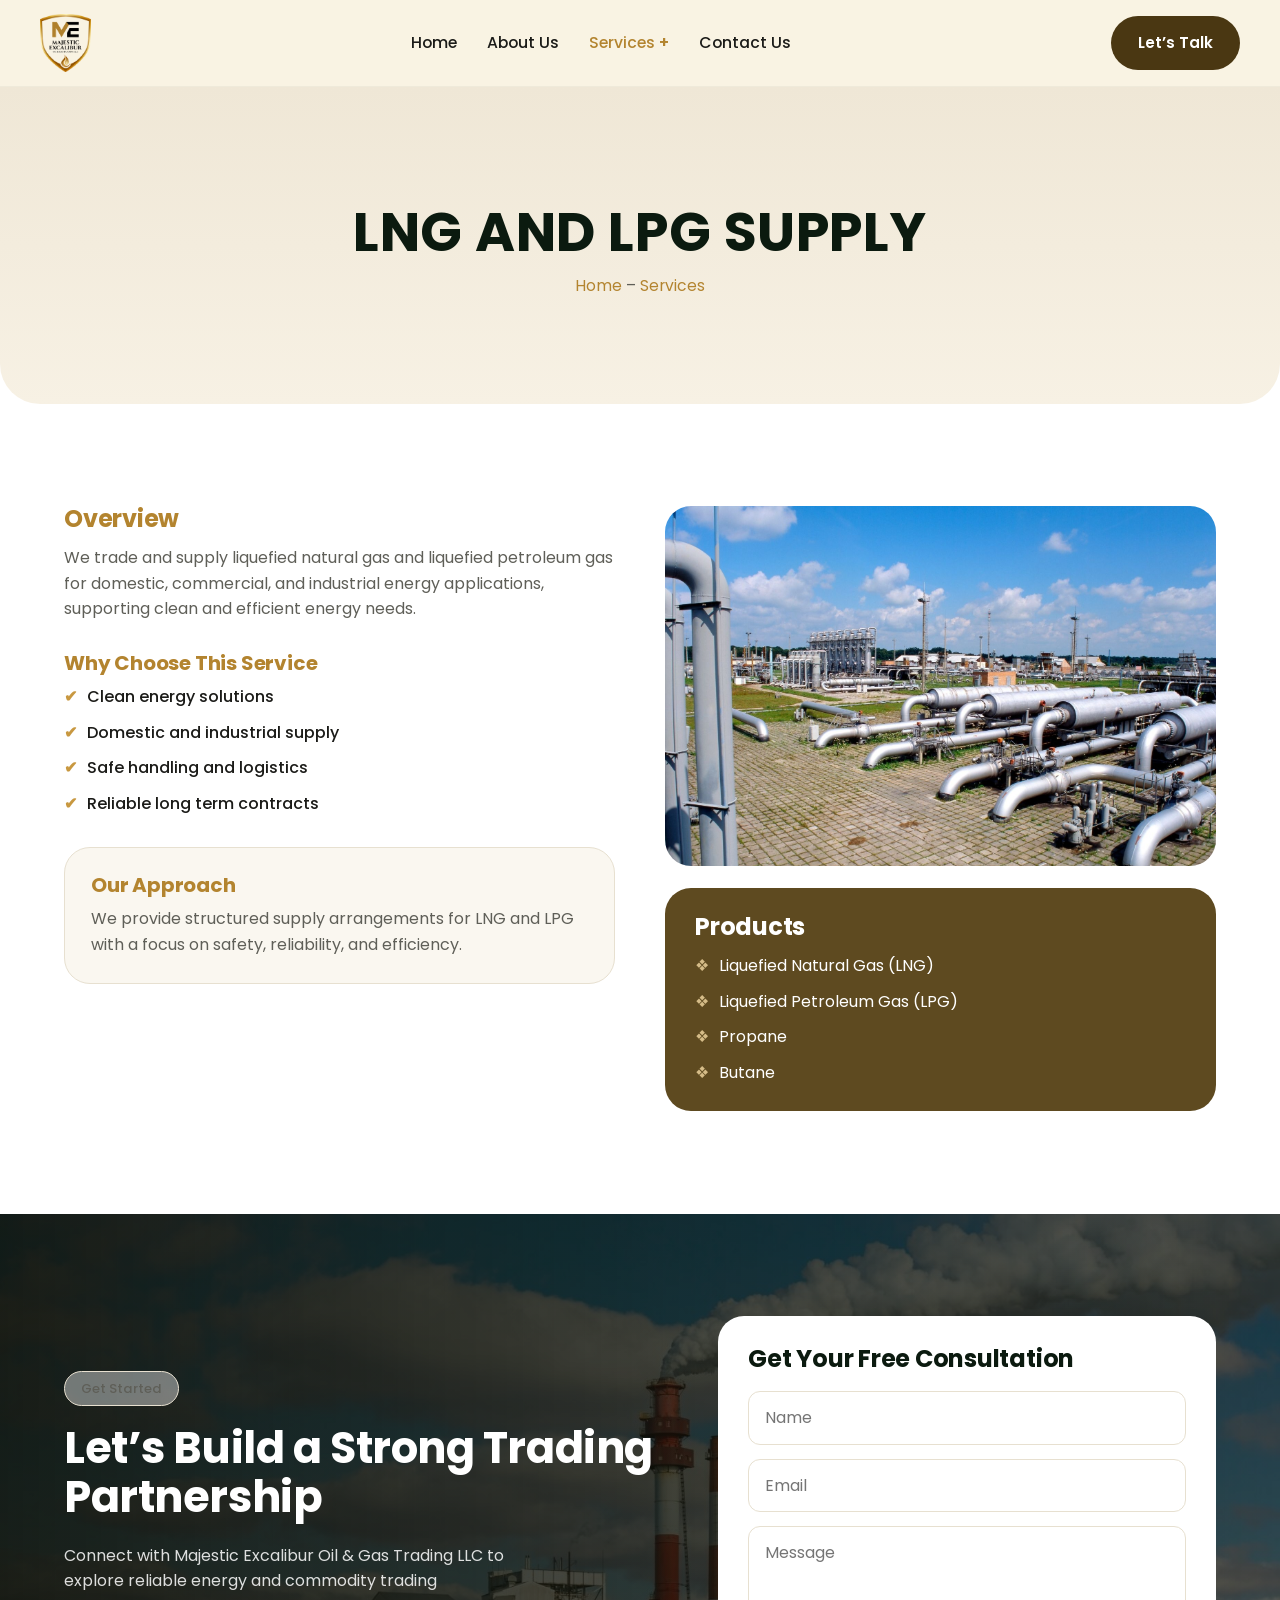
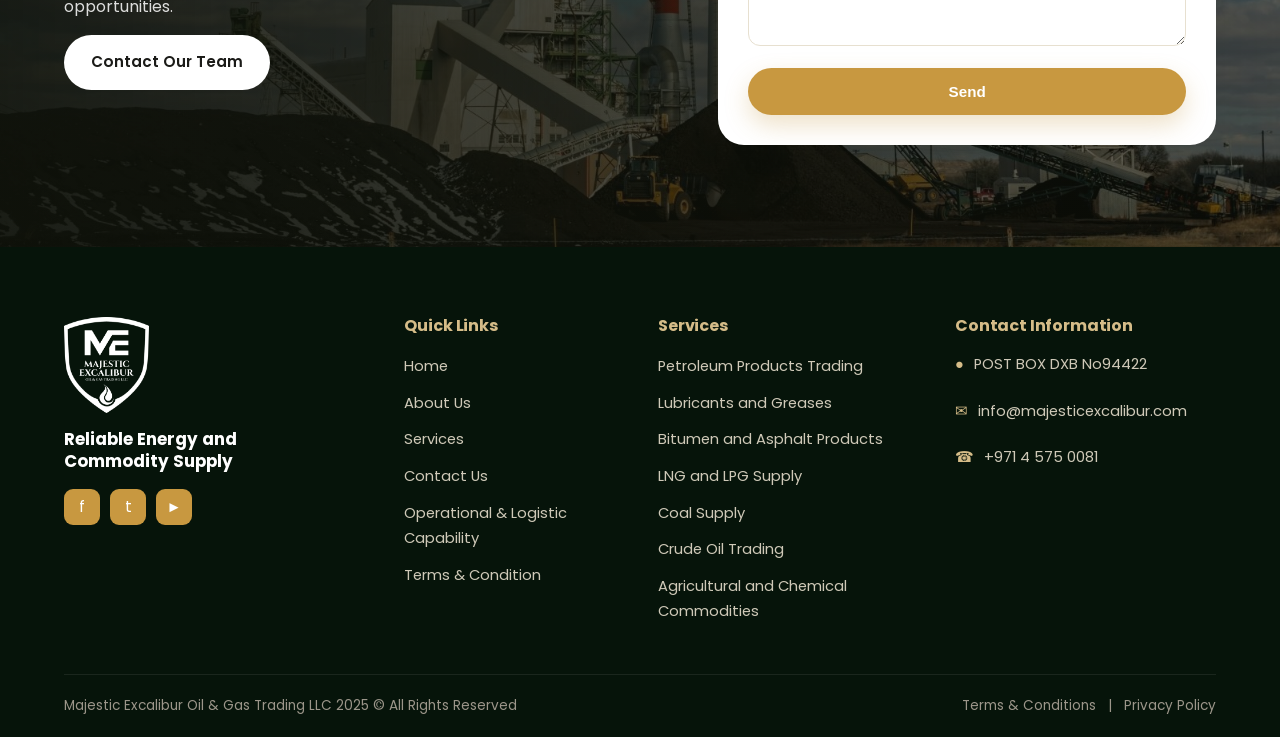
<file: lng-lpg.html>
<!DOCTYPE html>
<html lang="en">
<head>
<meta charset="UTF-8">
<meta name="viewport" content="width=device-width, initial-scale=1.0">
<title>LNG and LPG Supply | Majestic Excalibur Oil &amp; Gas Trading LLC</title>
<meta name="description" content="We trade and supply liquefied natural gas and liquefied petroleum gas for domestic, commercial, and industrial energy applications, supporting clean and efficient energy needs.">
<link rel="icon" href="assets/images/logo.png">
<link rel="preconnect" href="https://fonts.googleapis.com">
<link rel="preconnect" href="https://fonts.gstatic.com" crossorigin>
<link href="https://fonts.googleapis.com/css2?family=Poppins:wght@400;500;600;700;800&display=swap" rel="stylesheet">
<link rel="stylesheet" href="assets/css/style.css">
</head>
<body>
<header class="site-header">
  <div class="container nav">
    <a class="brand" href="index.html" aria-label="Majestic Excalibur Oil &amp; Gas Trading LLC home">
      <img src="assets/images/logo.png" alt="Majestic Excalibur Oil &amp; Gas Trading LLC logo">
    </a>
    <nav>
      <ul class="nav-links">
        <li><a href="index.html">Home</a></li>
        <li><a href="about.html">About Us</a></li>
        <li class="has-dropdown">
          <a href="services.html" class="active">Services</a>
          <ul class="dropdown">
          <li><a href="petroleum.html">Petroleum Products Trading</a></li>
          <li><a href="lubricants.html">Lubricants and Greases</a></li>
          <li><a href="bitumen.html">Bitumen and Asphalt Products</a></li>
          <li><a href="lng-lpg.html">LNG and LPG Supply</a></li>
          <li><a href="coal-supply.html">Coal Supply</a></li>
          <li><a href="crude-oil.html">Crude Oil Trading</a></li>
          <li><a href="agricultural-chemical.html">Agricultural and Chemical Commodities</a></li>
          </ul>
        </li>
        <li><a href="contact.html">Contact Us</a></li>
      </ul>
    </nav>
    <div class="nav-cta">
      <a class="btn btn--dark" href="contact.html">Let&rsquo;s Talk</a>
      <button class="nav-toggle" aria-label="Toggle navigation"><span></span><span></span><span></span></button>
    </div>
  </div>
</header>

<section class="page-banner page-banner--product">
  <div class="container">
    <h1>LNG and LPG Supply</h1>
    <p class="breadcrumb"><a href="index.html">Home</a> &ndash; <a href="services.html">Services</a></p>
  </div>
</section>

<section class="section">
  <div class="container detail-grid">
    <div class="detail-body">
      <h2>Overview</h2>
      <p class="muted">We trade and supply liquefied natural gas and liquefied petroleum gas for domestic, commercial, and industrial energy applications, supporting clean and efficient energy needs.</p>
      <h3>Why Choose This Service</h3>
      <ul class="detail-list">
        <li>Clean energy solutions</li>
        <li>Domestic and industrial supply</li>
        <li>Safe handling and logistics</li>
        <li>Reliable long term contracts</li>
      </ul>
      <div class="approach-card">
        <h3>Our Approach</h3>
        <p>We provide structured supply arrangements for LNG and LPG with a focus on safety, reliability, and efficiency.</p>
      </div>
    </div>
    <div class="detail-media">
      <img src="assets/images/pipelines.jpg" alt="LNG and LPG Supply">
      <div class="grades-card">
        <h3>Products</h3>
        <ul>
        <li>Liquefied Natural Gas (LNG)</li>
        <li>Liquefied Petroleum Gas (LPG)</li>
        <li>Propane</li>
        <li>Butane</li>
        </ul>
      </div>
    </div>
  </div>
</section>

<section class="section cta">
  <div class="container cta-grid">
    <div>
      <span class="pill">Get Started</span>
      <h2>Let&rsquo;s Build a Strong Trading Partnership</h2>
      <p>Connect with Majestic Excalibur Oil &amp; Gas Trading LLC to explore reliable energy and commodity trading opportunities.</p>
      <a class="btn btn--light" href="contact.html">Contact Our Team</a>
    </div>
    <form class="cta-form" data-contact>
      <h3>Get Your Free Consultation</h3>
      <input class="field" type="text" name="name" placeholder="Name" required>
      <input class="field" type="email" name="email" placeholder="Email" required>
      <textarea class="field" name="message" placeholder="Message" required></textarea>
      <button type="submit" class="btn btn--gold btn--block">Send</button>
    </form>
  </div>
</section>

<footer class="site-footer">
  <div class="container">
    <div class="footer-grid">
      <div class="footer-brand">
        <img src="assets/images/logo-white.png" alt="Majestic Excalibur logo">
        <p>Reliable Energy and<br>Commodity Supply</p>
        <div class="footer-social">
          <a href="#" aria-label="Facebook">f</a>
          <a href="#" aria-label="Twitter">t</a>
          <a href="#" aria-label="YouTube">&#9658;</a>
        </div>
      </div>
      <div class="footer-col">
        <h4>Quick Links</h4>
        <ul>
          <li><a href="index.html">Home</a></li>
          <li><a href="about.html">About Us</a></li>
          <li><a href="services.html">Services</a></li>
          <li><a href="contact.html">Contact Us</a></li>
          <li><a href="services.html">Operational &amp; Logistic Capability</a></li>
          <li><a href="#">Terms &amp; Condition</a></li>
        </ul>
      </div>
      <div class="footer-col">
        <h4>Services</h4>
        <ul>
          <li><a href="petroleum.html">Petroleum Products Trading</a></li>
          <li><a href="lubricants.html">Lubricants and Greases</a></li>
          <li><a href="bitumen.html">Bitumen and Asphalt Products</a></li>
          <li><a href="lng-lpg.html">LNG and LPG Supply</a></li>
          <li><a href="coal-supply.html">Coal Supply</a></li>
          <li><a href="crude-oil.html">Crude Oil Trading</a></li>
          <li><a href="agricultural-chemical.html">Agricultural and Chemical Commodities</a></li>
        </ul>
      </div>
      <div class="footer-col">
        <h4>Contact Information</h4>
        <ul class="footer-contact">
          <li><span class="ic">&#9679;</span><span>POST BOX DXB No94422</span></li>
          <li><span class="ic">&#9993;</span><span>info@majesticexcalibur.com</span></li>
          <li><span class="ic">&#9742;</span><span>+971 4 575 0081</span></li>
        </ul>
      </div>
    </div>
    <div class="footer-bottom">
      <span>Majestic Excalibur Oil &amp; Gas Trading LLC 2025 &copy; All Rights Reserved</span>
      <span><a href="#">Terms &amp; Conditions</a> &nbsp; | &nbsp; <a href="#">Privacy Policy</a></span>
    </div>
  </div>
</footer>
<script src="assets/js/main.js"></script>
</body>
</html>
</file>
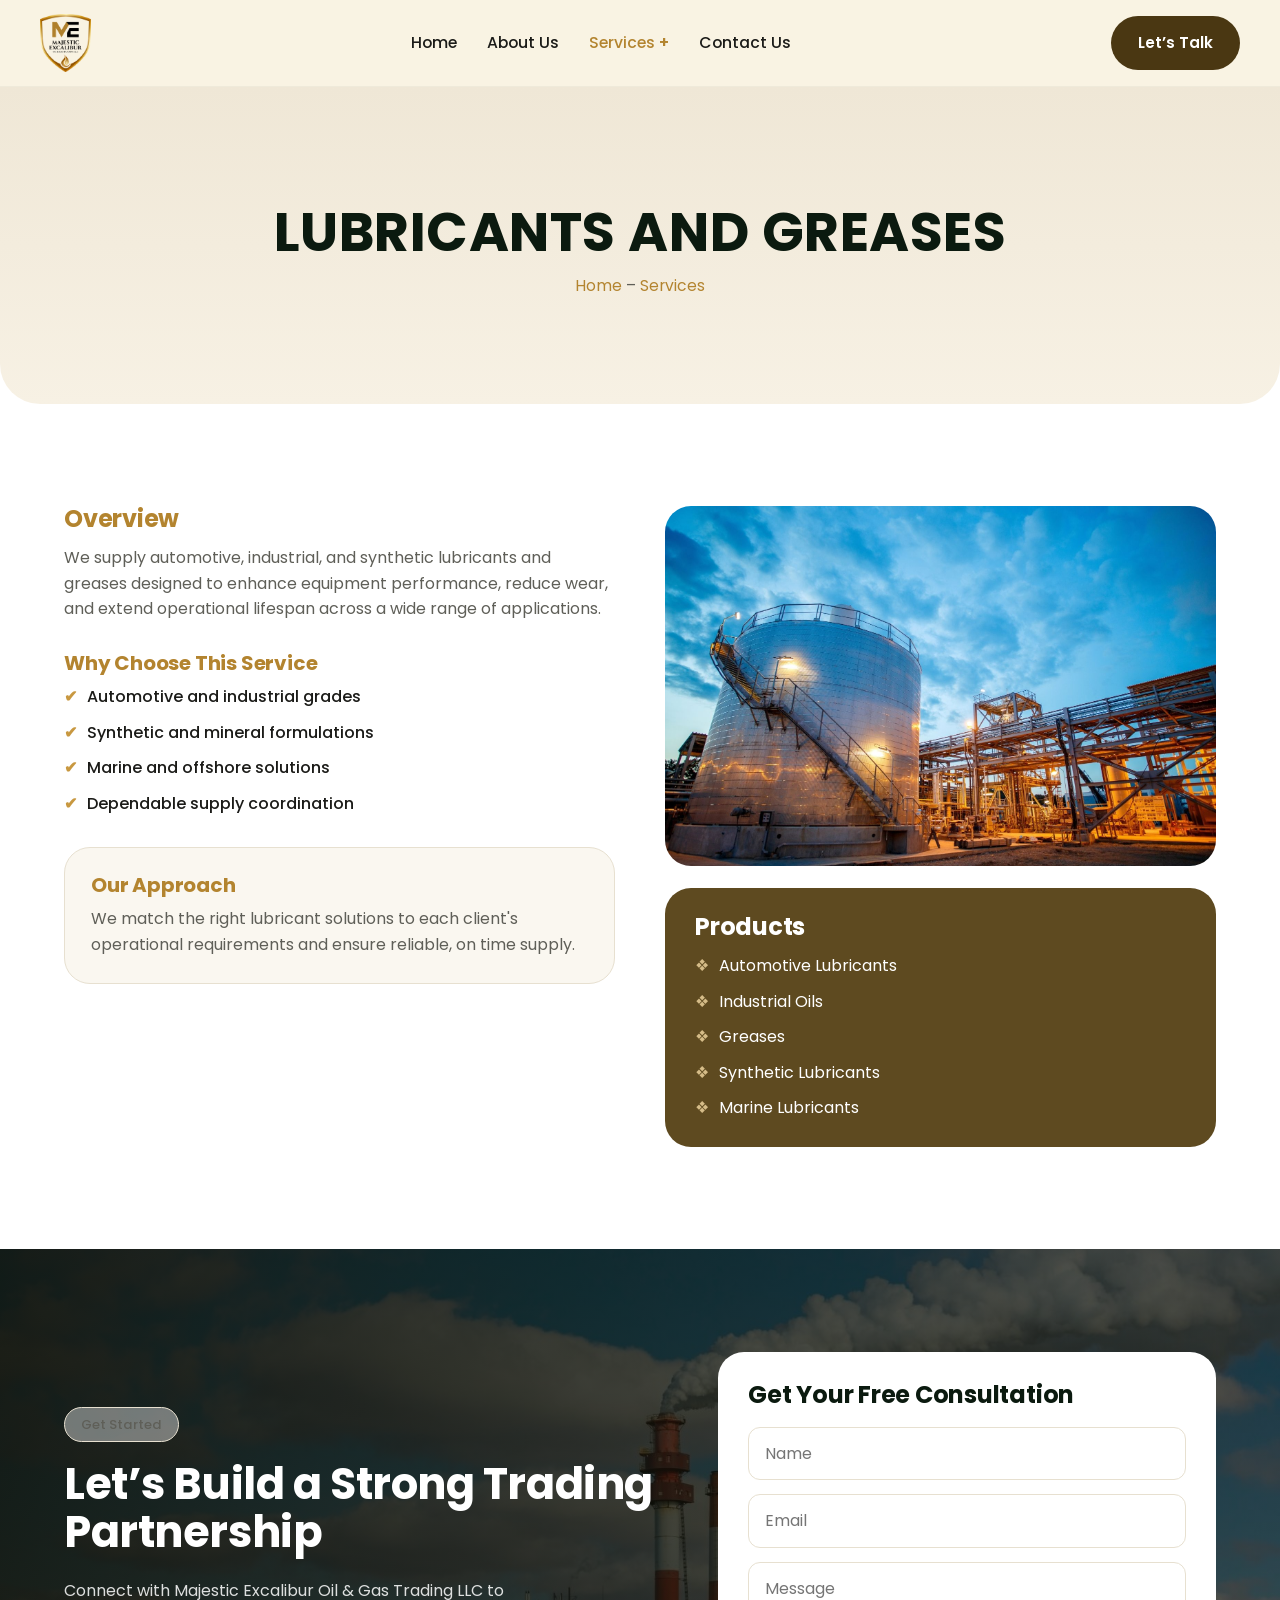
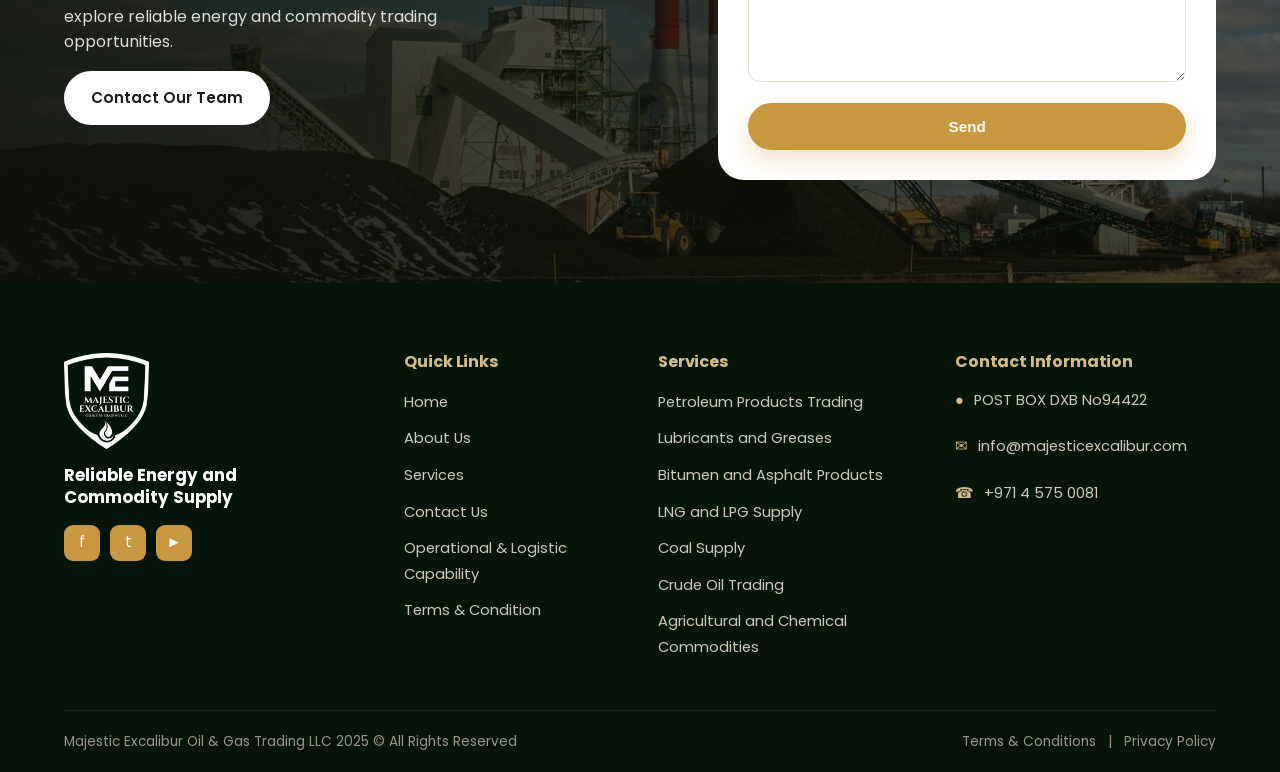
<file: lubricants.html>
<!DOCTYPE html>
<html lang="en">
<head>
<meta charset="UTF-8">
<meta name="viewport" content="width=device-width, initial-scale=1.0">
<title>Lubricants and Greases | Majestic Excalibur Oil &amp; Gas Trading LLC</title>
<meta name="description" content="We supply automotive, industrial, and synthetic lubricants and greases designed to enhance equipment performance, reduce wear, and extend operational lifespan across a wide range of applications.">
<link rel="icon" href="assets/images/logo.png">
<link rel="preconnect" href="https://fonts.googleapis.com">
<link rel="preconnect" href="https://fonts.gstatic.com" crossorigin>
<link href="https://fonts.googleapis.com/css2?family=Poppins:wght@400;500;600;700;800&display=swap" rel="stylesheet">
<link rel="stylesheet" href="assets/css/style.css">
</head>
<body>
<header class="site-header">
  <div class="container nav">
    <a class="brand" href="index.html" aria-label="Majestic Excalibur Oil &amp; Gas Trading LLC home">
      <img src="assets/images/logo.png" alt="Majestic Excalibur Oil &amp; Gas Trading LLC logo">
    </a>
    <nav>
      <ul class="nav-links">
        <li><a href="index.html">Home</a></li>
        <li><a href="about.html">About Us</a></li>
        <li class="has-dropdown">
          <a href="services.html" class="active">Services</a>
          <ul class="dropdown">
          <li><a href="petroleum.html">Petroleum Products Trading</a></li>
          <li><a href="lubricants.html">Lubricants and Greases</a></li>
          <li><a href="bitumen.html">Bitumen and Asphalt Products</a></li>
          <li><a href="lng-lpg.html">LNG and LPG Supply</a></li>
          <li><a href="coal-supply.html">Coal Supply</a></li>
          <li><a href="crude-oil.html">Crude Oil Trading</a></li>
          <li><a href="agricultural-chemical.html">Agricultural and Chemical Commodities</a></li>
          </ul>
        </li>
        <li><a href="contact.html">Contact Us</a></li>
      </ul>
    </nav>
    <div class="nav-cta">
      <a class="btn btn--dark" href="contact.html">Let&rsquo;s Talk</a>
      <button class="nav-toggle" aria-label="Toggle navigation"><span></span><span></span><span></span></button>
    </div>
  </div>
</header>

<section class="page-banner page-banner--product">
  <div class="container">
    <h1>Lubricants and Greases</h1>
    <p class="breadcrumb"><a href="index.html">Home</a> &ndash; <a href="services.html">Services</a></p>
  </div>
</section>

<section class="section">
  <div class="container detail-grid">
    <div class="detail-body">
      <h2>Overview</h2>
      <p class="muted">We supply automotive, industrial, and synthetic lubricants and greases designed to enhance equipment performance, reduce wear, and extend operational lifespan across a wide range of applications.</p>
      <h3>Why Choose This Service</h3>
      <ul class="detail-list">
        <li>Automotive and industrial grades</li>
        <li>Synthetic and mineral formulations</li>
        <li>Marine and offshore solutions</li>
        <li>Dependable supply coordination</li>
      </ul>
      <div class="approach-card">
        <h3>Our Approach</h3>
        <p>We match the right lubricant solutions to each client's operational requirements and ensure reliable, on time supply.</p>
      </div>
    </div>
    <div class="detail-media">
      <img src="assets/images/storage-tank.jpg" alt="Lubricants and Greases">
      <div class="grades-card">
        <h3>Products</h3>
        <ul>
        <li>Automotive Lubricants</li>
        <li>Industrial Oils</li>
        <li>Greases</li>
        <li>Synthetic Lubricants</li>
        <li>Marine Lubricants</li>
        </ul>
      </div>
    </div>
  </div>
</section>

<section class="section cta">
  <div class="container cta-grid">
    <div>
      <span class="pill">Get Started</span>
      <h2>Let&rsquo;s Build a Strong Trading Partnership</h2>
      <p>Connect with Majestic Excalibur Oil &amp; Gas Trading LLC to explore reliable energy and commodity trading opportunities.</p>
      <a class="btn btn--light" href="contact.html">Contact Our Team</a>
    </div>
    <form class="cta-form" data-contact>
      <h3>Get Your Free Consultation</h3>
      <input class="field" type="text" name="name" placeholder="Name" required>
      <input class="field" type="email" name="email" placeholder="Email" required>
      <textarea class="field" name="message" placeholder="Message" required></textarea>
      <button type="submit" class="btn btn--gold btn--block">Send</button>
    </form>
  </div>
</section>

<footer class="site-footer">
  <div class="container">
    <div class="footer-grid">
      <div class="footer-brand">
        <img src="assets/images/logo-white.png" alt="Majestic Excalibur logo">
        <p>Reliable Energy and<br>Commodity Supply</p>
        <div class="footer-social">
          <a href="#" aria-label="Facebook">f</a>
          <a href="#" aria-label="Twitter">t</a>
          <a href="#" aria-label="YouTube">&#9658;</a>
        </div>
      </div>
      <div class="footer-col">
        <h4>Quick Links</h4>
        <ul>
          <li><a href="index.html">Home</a></li>
          <li><a href="about.html">About Us</a></li>
          <li><a href="services.html">Services</a></li>
          <li><a href="contact.html">Contact Us</a></li>
          <li><a href="services.html">Operational &amp; Logistic Capability</a></li>
          <li><a href="#">Terms &amp; Condition</a></li>
        </ul>
      </div>
      <div class="footer-col">
        <h4>Services</h4>
        <ul>
          <li><a href="petroleum.html">Petroleum Products Trading</a></li>
          <li><a href="lubricants.html">Lubricants and Greases</a></li>
          <li><a href="bitumen.html">Bitumen and Asphalt Products</a></li>
          <li><a href="lng-lpg.html">LNG and LPG Supply</a></li>
          <li><a href="coal-supply.html">Coal Supply</a></li>
          <li><a href="crude-oil.html">Crude Oil Trading</a></li>
          <li><a href="agricultural-chemical.html">Agricultural and Chemical Commodities</a></li>
        </ul>
      </div>
      <div class="footer-col">
        <h4>Contact Information</h4>
        <ul class="footer-contact">
          <li><span class="ic">&#9679;</span><span>POST BOX DXB No94422</span></li>
          <li><span class="ic">&#9993;</span><span>info@majesticexcalibur.com</span></li>
          <li><span class="ic">&#9742;</span><span>+971 4 575 0081</span></li>
        </ul>
      </div>
    </div>
    <div class="footer-bottom">
      <span>Majestic Excalibur Oil &amp; Gas Trading LLC 2025 &copy; All Rights Reserved</span>
      <span><a href="#">Terms &amp; Conditions</a> &nbsp; | &nbsp; <a href="#">Privacy Policy</a></span>
    </div>
  </div>
</footer>
<script src="assets/js/main.js"></script>
</body>
</html>
</file>
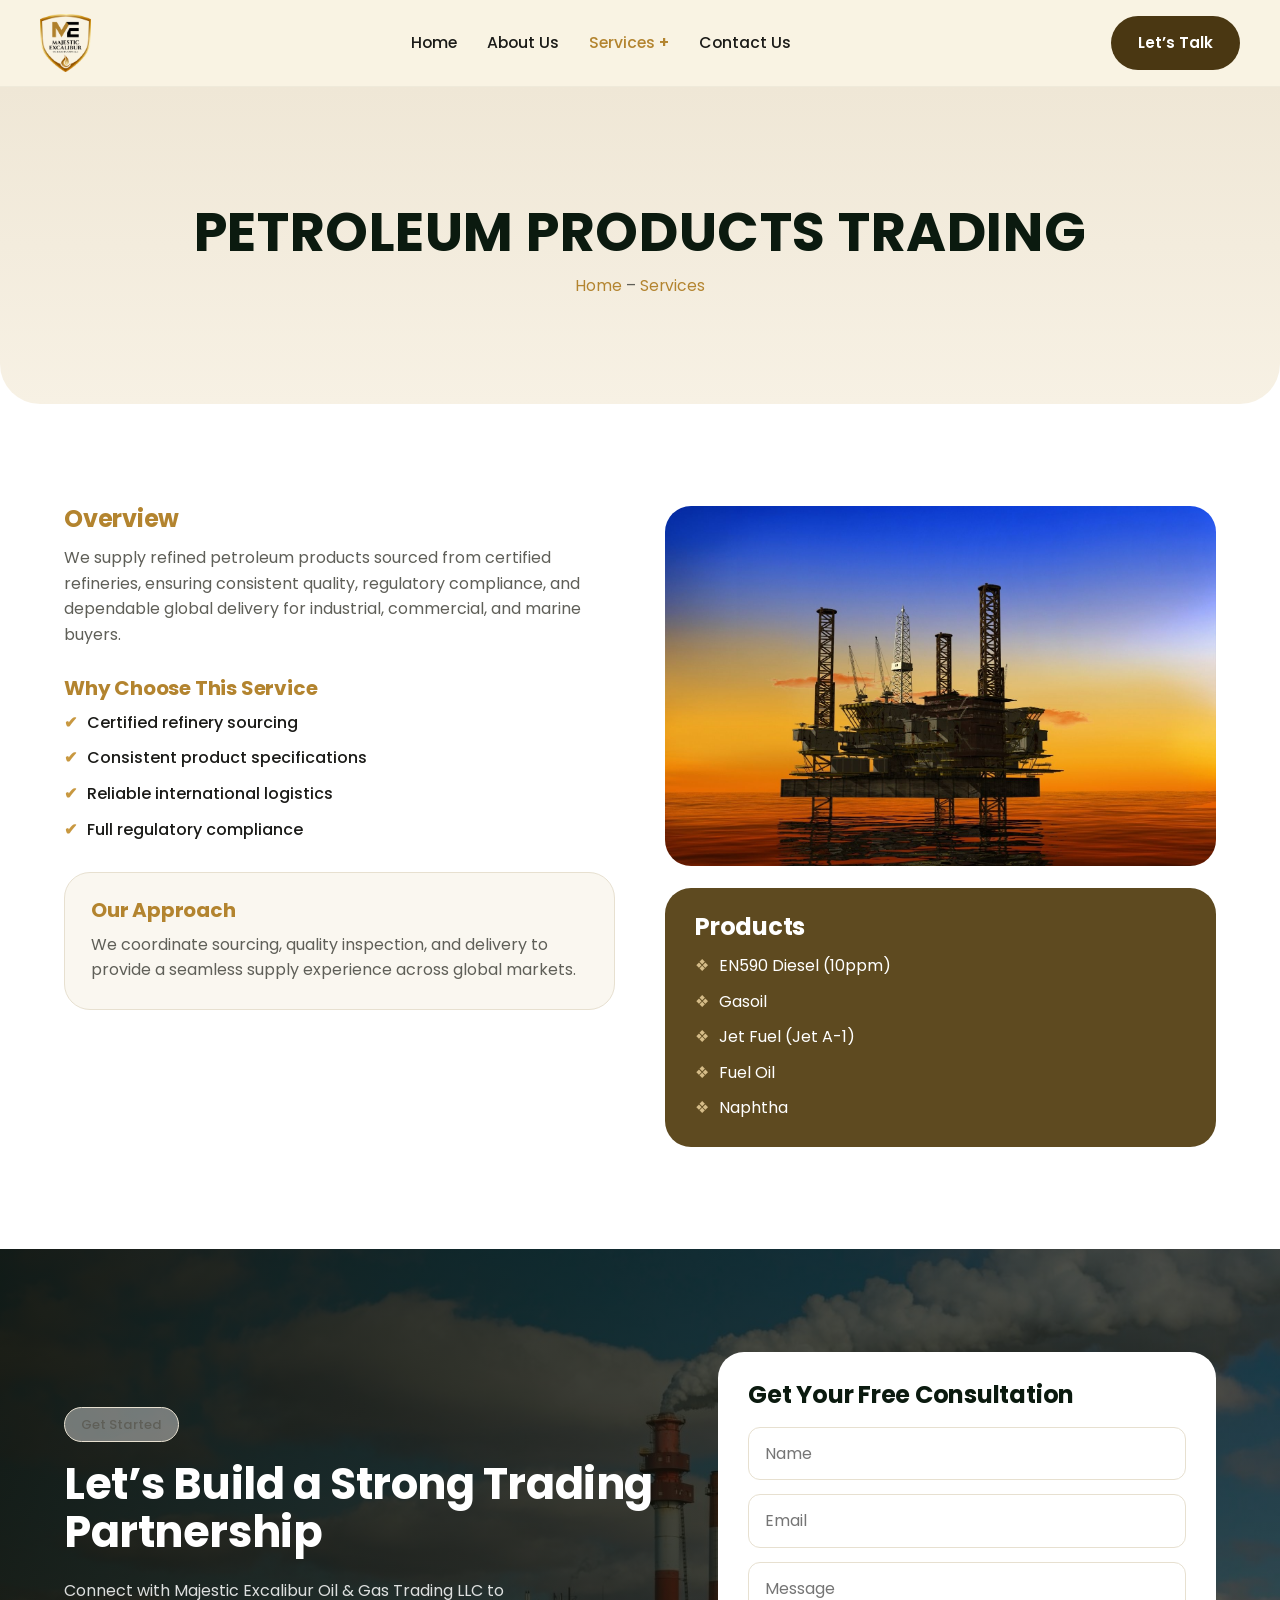
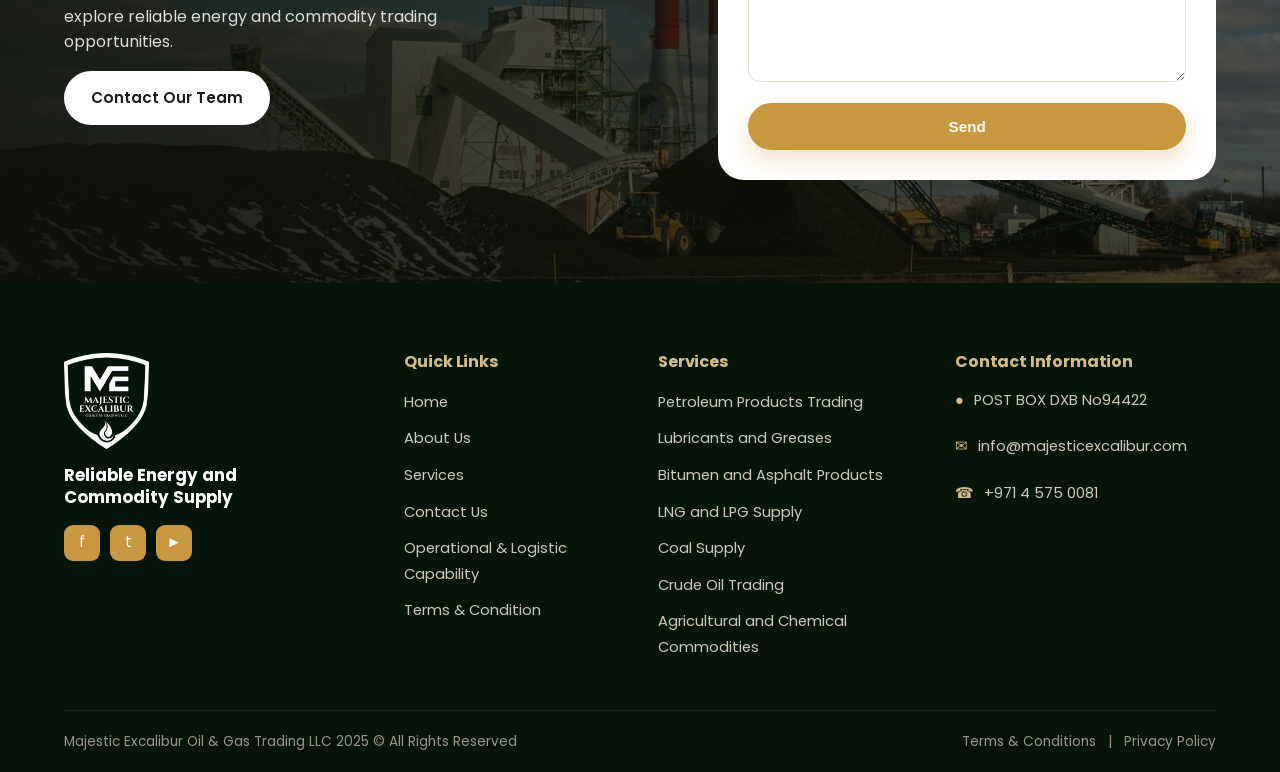
<file: petroleum.html>
<!DOCTYPE html>
<html lang="en">
<head>
<meta charset="UTF-8">
<meta name="viewport" content="width=device-width, initial-scale=1.0">
<title>Petroleum Products Trading | Majestic Excalibur Oil &amp; Gas Trading LLC</title>
<meta name="description" content="We supply refined petroleum products sourced from certified refineries, ensuring consistent quality, regulatory compliance, and dependable global delivery for industrial, commercial, and marine buyers.">
<link rel="icon" href="assets/images/logo.png">
<link rel="preconnect" href="https://fonts.googleapis.com">
<link rel="preconnect" href="https://fonts.gstatic.com" crossorigin>
<link href="https://fonts.googleapis.com/css2?family=Poppins:wght@400;500;600;700;800&display=swap" rel="stylesheet">
<link rel="stylesheet" href="assets/css/style.css">
</head>
<body>
<header class="site-header">
  <div class="container nav">
    <a class="brand" href="index.html" aria-label="Majestic Excalibur Oil &amp; Gas Trading LLC home">
      <img src="assets/images/logo.png" alt="Majestic Excalibur Oil &amp; Gas Trading LLC logo">
    </a>
    <nav>
      <ul class="nav-links">
        <li><a href="index.html">Home</a></li>
        <li><a href="about.html">About Us</a></li>
        <li class="has-dropdown">
          <a href="services.html" class="active">Services</a>
          <ul class="dropdown">
          <li><a href="petroleum.html">Petroleum Products Trading</a></li>
          <li><a href="lubricants.html">Lubricants and Greases</a></li>
          <li><a href="bitumen.html">Bitumen and Asphalt Products</a></li>
          <li><a href="lng-lpg.html">LNG and LPG Supply</a></li>
          <li><a href="coal-supply.html">Coal Supply</a></li>
          <li><a href="crude-oil.html">Crude Oil Trading</a></li>
          <li><a href="agricultural-chemical.html">Agricultural and Chemical Commodities</a></li>
          </ul>
        </li>
        <li><a href="contact.html">Contact Us</a></li>
      </ul>
    </nav>
    <div class="nav-cta">
      <a class="btn btn--dark" href="contact.html">Let&rsquo;s Talk</a>
      <button class="nav-toggle" aria-label="Toggle navigation"><span></span><span></span><span></span></button>
    </div>
  </div>
</header>

<section class="page-banner page-banner--product">
  <div class="container">
    <h1>Petroleum Products Trading</h1>
    <p class="breadcrumb"><a href="index.html">Home</a> &ndash; <a href="services.html">Services</a></p>
  </div>
</section>

<section class="section">
  <div class="container detail-grid">
    <div class="detail-body">
      <h2>Overview</h2>
      <p class="muted">We supply refined petroleum products sourced from certified refineries, ensuring consistent quality, regulatory compliance, and dependable global delivery for industrial, commercial, and marine buyers.</p>
      <h3>Why Choose This Service</h3>
      <ul class="detail-list">
        <li>Certified refinery sourcing</li>
        <li>Consistent product specifications</li>
        <li>Reliable international logistics</li>
        <li>Full regulatory compliance</li>
      </ul>
      <div class="approach-card">
        <h3>Our Approach</h3>
        <p>We coordinate sourcing, quality inspection, and delivery to provide a seamless supply experience across global markets.</p>
      </div>
    </div>
    <div class="detail-media">
      <img src="assets/images/offshore-rig.jpg" alt="Petroleum Products Trading">
      <div class="grades-card">
        <h3>Products</h3>
        <ul>
        <li>EN590 Diesel (10ppm)</li>
        <li>Gasoil</li>
        <li>Jet Fuel (Jet A-1)</li>
        <li>Fuel Oil</li>
        <li>Naphtha</li>
        </ul>
      </div>
    </div>
  </div>
</section>

<section class="section cta">
  <div class="container cta-grid">
    <div>
      <span class="pill">Get Started</span>
      <h2>Let&rsquo;s Build a Strong Trading Partnership</h2>
      <p>Connect with Majestic Excalibur Oil &amp; Gas Trading LLC to explore reliable energy and commodity trading opportunities.</p>
      <a class="btn btn--light" href="contact.html">Contact Our Team</a>
    </div>
    <form class="cta-form" data-contact>
      <h3>Get Your Free Consultation</h3>
      <input class="field" type="text" name="name" placeholder="Name" required>
      <input class="field" type="email" name="email" placeholder="Email" required>
      <textarea class="field" name="message" placeholder="Message" required></textarea>
      <button type="submit" class="btn btn--gold btn--block">Send</button>
    </form>
  </div>
</section>

<footer class="site-footer">
  <div class="container">
    <div class="footer-grid">
      <div class="footer-brand">
        <img src="assets/images/logo-white.png" alt="Majestic Excalibur logo">
        <p>Reliable Energy and<br>Commodity Supply</p>
        <div class="footer-social">
          <a href="#" aria-label="Facebook">f</a>
          <a href="#" aria-label="Twitter">t</a>
          <a href="#" aria-label="YouTube">&#9658;</a>
        </div>
      </div>
      <div class="footer-col">
        <h4>Quick Links</h4>
        <ul>
          <li><a href="index.html">Home</a></li>
          <li><a href="about.html">About Us</a></li>
          <li><a href="services.html">Services</a></li>
          <li><a href="contact.html">Contact Us</a></li>
          <li><a href="services.html">Operational &amp; Logistic Capability</a></li>
          <li><a href="#">Terms &amp; Condition</a></li>
        </ul>
      </div>
      <div class="footer-col">
        <h4>Services</h4>
        <ul>
          <li><a href="petroleum.html">Petroleum Products Trading</a></li>
          <li><a href="lubricants.html">Lubricants and Greases</a></li>
          <li><a href="bitumen.html">Bitumen and Asphalt Products</a></li>
          <li><a href="lng-lpg.html">LNG and LPG Supply</a></li>
          <li><a href="coal-supply.html">Coal Supply</a></li>
          <li><a href="crude-oil.html">Crude Oil Trading</a></li>
          <li><a href="agricultural-chemical.html">Agricultural and Chemical Commodities</a></li>
        </ul>
      </div>
      <div class="footer-col">
        <h4>Contact Information</h4>
        <ul class="footer-contact">
          <li><span class="ic">&#9679;</span><span>POST BOX DXB No94422</span></li>
          <li><span class="ic">&#9993;</span><span>info@majesticexcalibur.com</span></li>
          <li><span class="ic">&#9742;</span><span>+971 4 575 0081</span></li>
        </ul>
      </div>
    </div>
    <div class="footer-bottom">
      <span>Majestic Excalibur Oil &amp; Gas Trading LLC 2025 &copy; All Rights Reserved</span>
      <span><a href="#">Terms &amp; Conditions</a> &nbsp; | &nbsp; <a href="#">Privacy Policy</a></span>
    </div>
  </div>
</footer>
<script src="assets/js/main.js"></script>
</body>
</html>
</file>
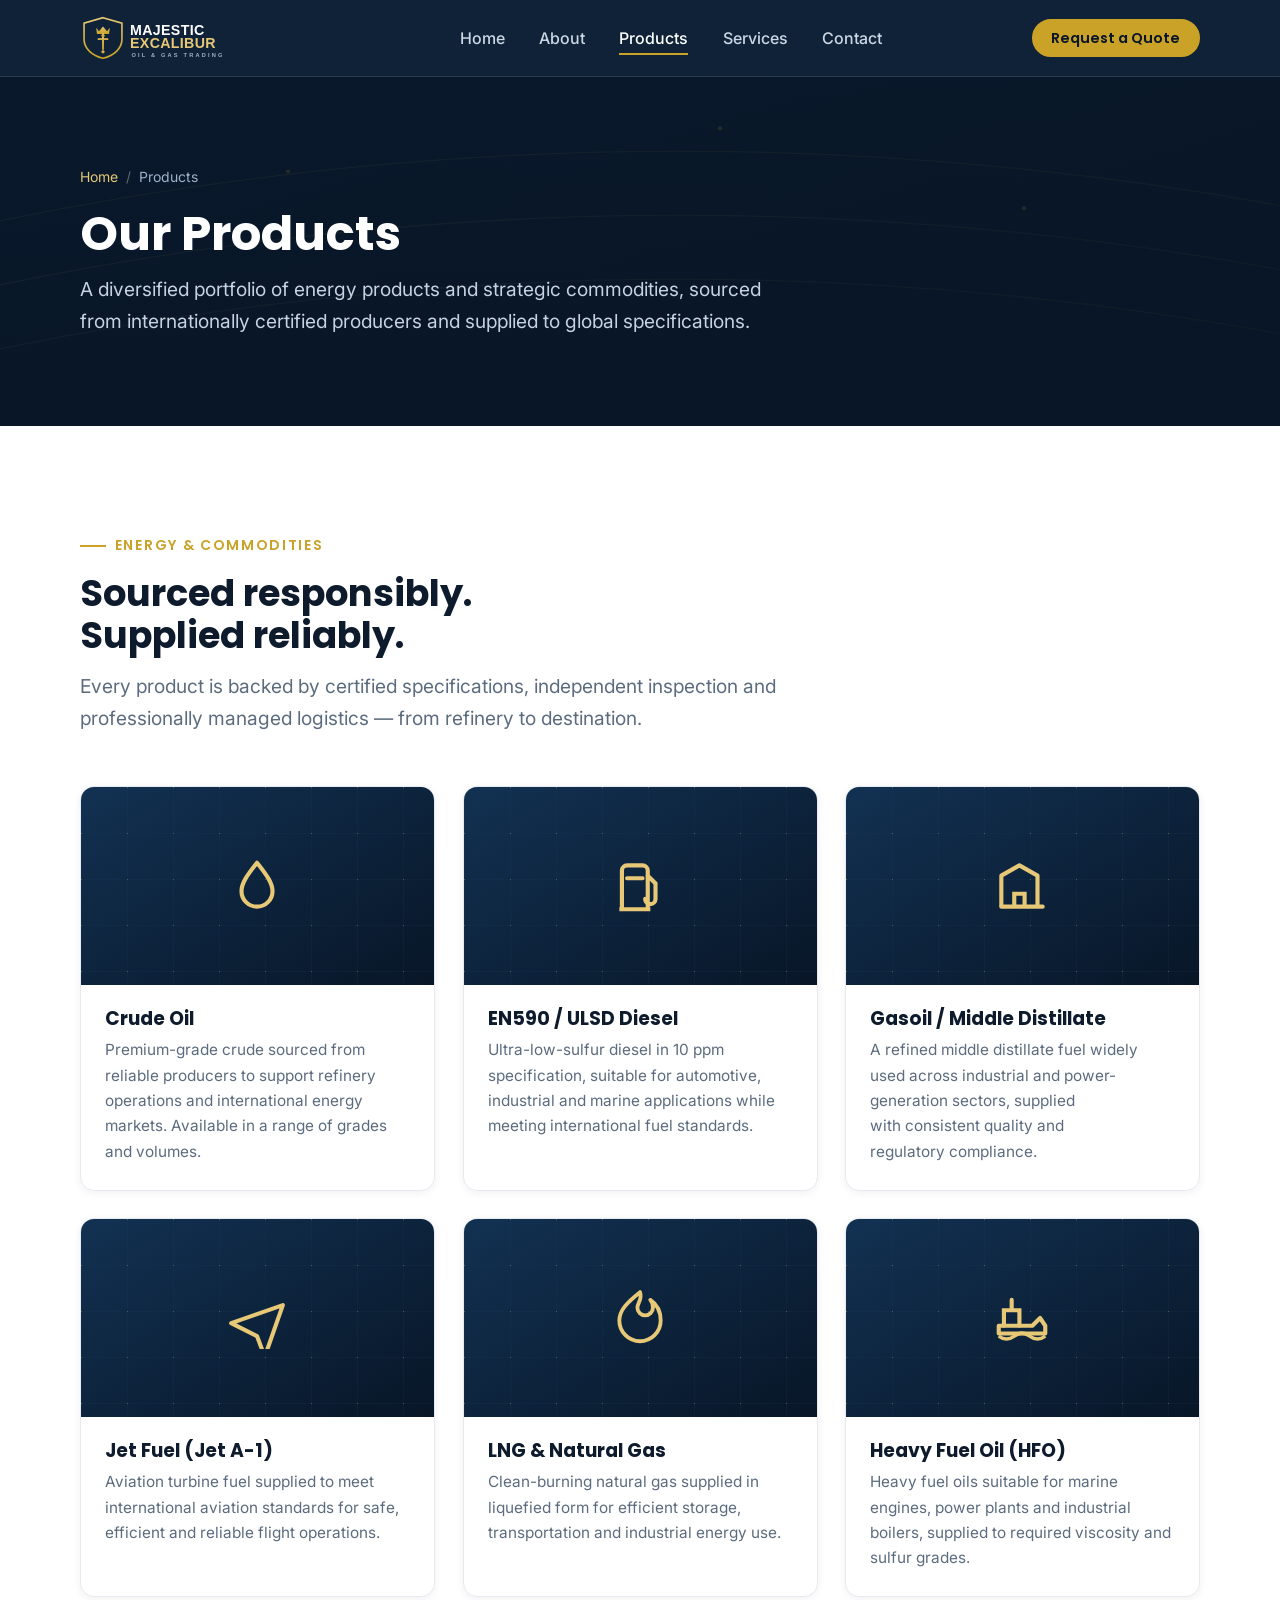
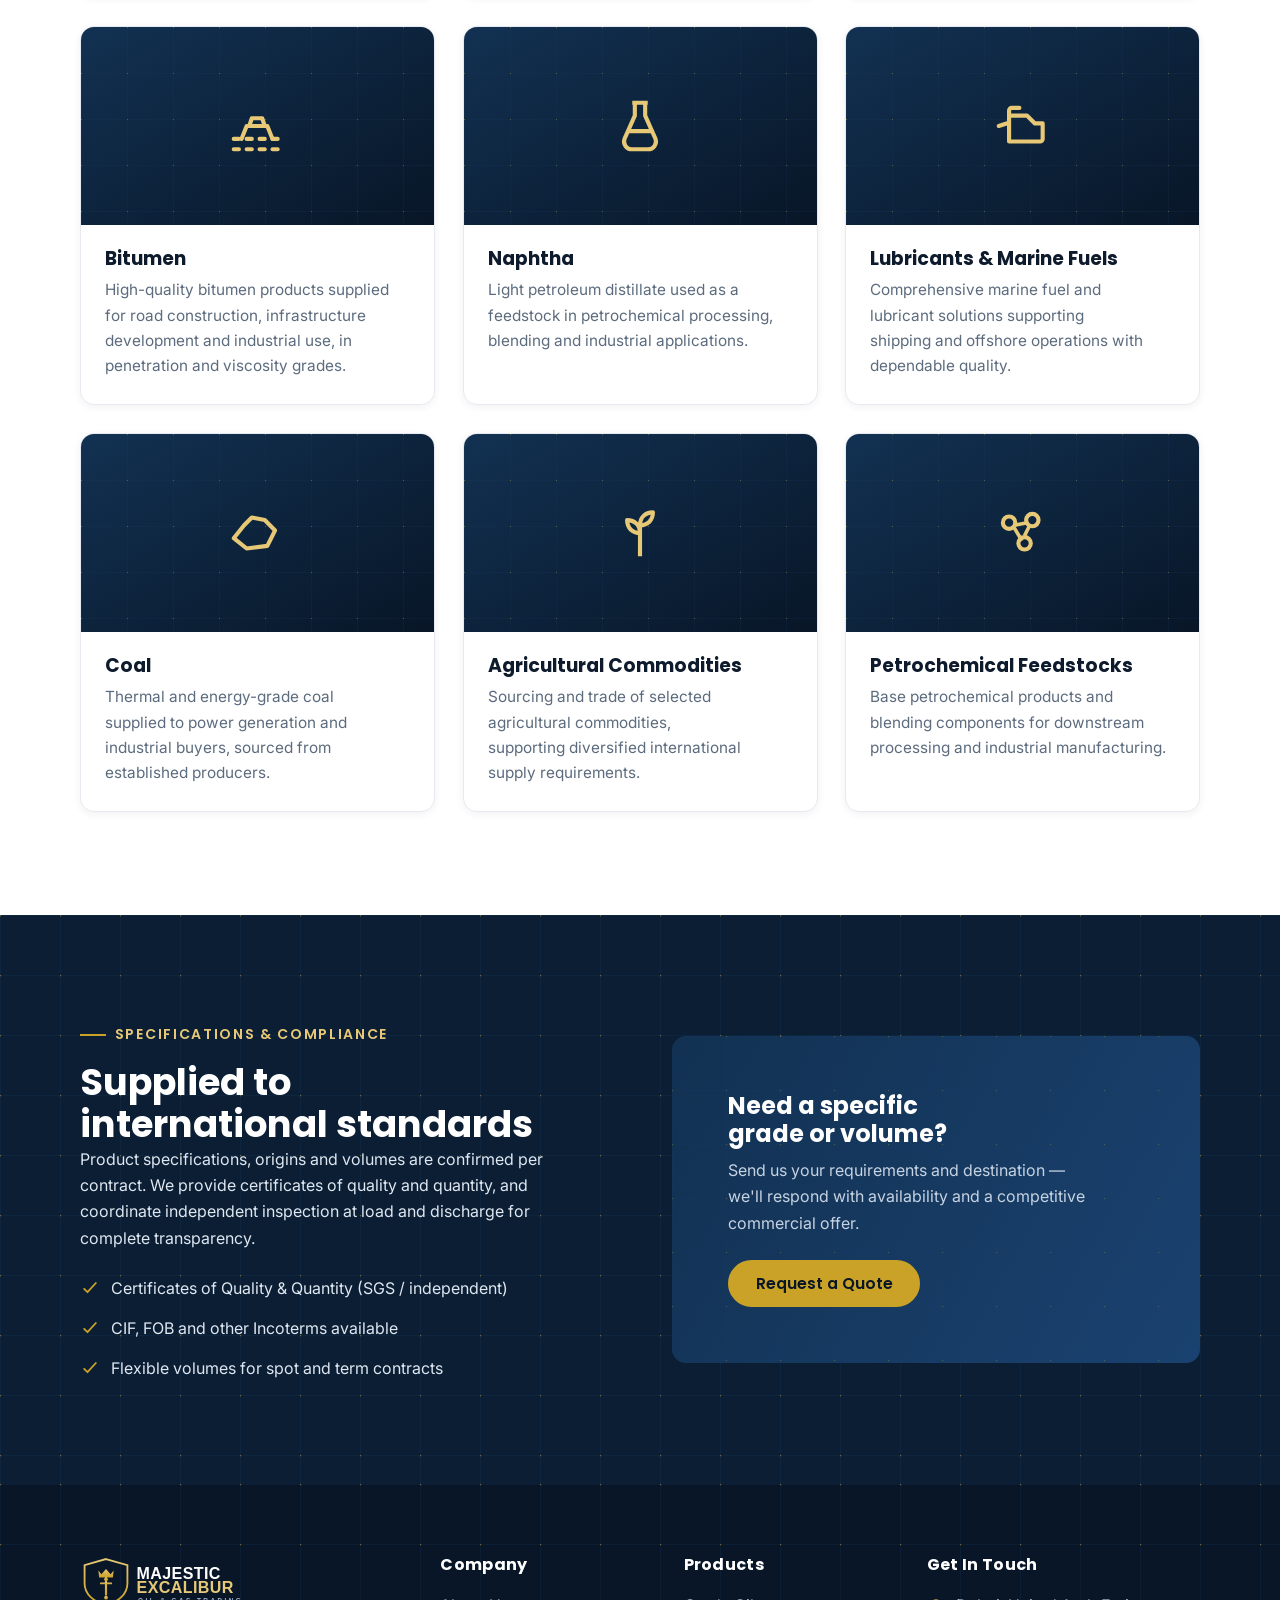
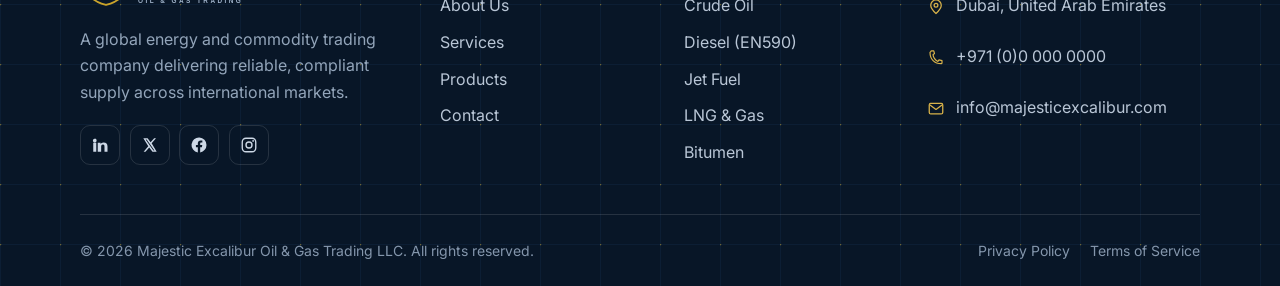
<file: products.html>
<!DOCTYPE html>
<html lang="en">
<head>
  <meta charset="UTF-8">
  <meta name="viewport" content="width=device-width, initial-scale=1">
  <script>document.documentElement.classList.add('js');</script>
  <title>Products — Crude Oil, Diesel, Jet Fuel, LNG &amp; More | Majestic Excalibur</title>
  <meta name="description" content="Explore the Majestic Excalibur product portfolio: crude oil, EN590/ULSD diesel, jet fuel, LNG and natural gas, heavy fuel oil, bitumen, naphtha, lubricants, coal and agricultural commodities.">
  <meta name="theme-color" content="#0b1e34">
  <link rel="canonical" href="https://majesticexcalibur.com/products.html">
  <link rel="icon" href="image/logos/favicon.svg" type="image/svg+xml">
  <link rel="apple-touch-icon" href="image/logos/favicon.svg">
  <link rel="manifest" href="site.webmanifest">

  <meta property="og:type" content="website">
  <meta property="og:site_name" content="Majestic Excalibur Oil &amp; Gas Trading LLC">
  <meta property="og:title" content="Products — Majestic Excalibur Oil &amp; Gas Trading">
  <meta property="og:description" content="A diversified portfolio of energy products and strategic commodities supplied to international specifications.">
  <meta property="og:url" content="https://majesticexcalibur.com/products.html">
  <meta property="og:image" content="image/hero/home-hero.svg">
  <meta name="twitter:card" content="summary_large_image">

  <link rel="preconnect" href="https://fonts.googleapis.com">
  <link rel="preconnect" href="https://fonts.gstatic.com" crossorigin>
  <link rel="stylesheet" href="https://fonts.googleapis.com/css2?family=Inter:wght@400;500;600&family=Poppins:wght@600;700&display=swap">

  <link rel="stylesheet" href="css/base.css">
  <link rel="stylesheet" href="css/layout.css">
  <link rel="stylesheet" href="css/components.css">
  <link rel="stylesheet" href="css/responsive.css">
</head>
<body>
  <a class="skip-link" href="#main">Skip to content</a>

  <header class="site-header">
    <div class="container site-header__inner">
      <a class="brand" href="index.html" aria-label="Majestic Excalibur — home">
        <img src="image/logos/majestic-excalibur-logo-light.svg" alt="Majestic Excalibur Oil &amp; Gas Trading" width="300" height="60">
      </a>
      <nav class="primary-nav" id="primary-nav" aria-label="Primary">
        <a href="index.html">Home</a>
        <a href="about.html">About</a>
        <a href="products.html" aria-current="page">Products</a>
        <a href="services.html">Services</a>
        <a href="contact.html">Contact</a>
        <a class="btn btn--primary btn--sm" href="contact.html">Request a Quote</a>
      </nav>
      <div class="header-actions">
        <a class="btn btn--primary btn--sm" href="contact.html">Request a Quote</a>
        <button class="nav-toggle" type="button" aria-label="Toggle menu" aria-controls="primary-nav" aria-expanded="false"><span></span></button>
      </div>
    </div>
  </header>

  <main id="main">
    <section class="page-header">
      <div class="container page-header__inner">
        <nav aria-label="Breadcrumb">
          <ol class="breadcrumb">
            <li><a href="index.html">Home</a></li>
            <li aria-current="page">Products</li>
          </ol>
        </nav>
        <h1>Our Products</h1>
        <p>A diversified portfolio of energy products and strategic commodities, sourced from
           internationally certified producers and supplied to global specifications.</p>
      </div>
    </section>

    <section class="section">
      <div class="container">
        <div class="section-head reveal">
          <span class="eyebrow">Energy &amp; Commodities</span>
          <h2>Sourced responsibly. Supplied reliably.</h2>
          <p>Every product is backed by certified specifications, independent inspection and
             professionally managed logistics — from refinery to destination.</p>
        </div>

        <div class="grid grid--3">
          <!-- Crude Oil -->
          <article class="product-card reveal" id="crude-oil">
            <div class="product-card__top">
              <svg viewBox="0 0 24 24" fill="none" aria-hidden="true"><path d="M12 3c4 5 6 8 6 11a6 6 0 11-12 0c0-3 2-6 6-11z" stroke="currentColor" stroke-width="1.6" stroke-linejoin="round"/></svg>
            </div>
            <div class="product-card__body">
              <h3>Crude Oil</h3>
              <p>Premium-grade crude sourced from reliable producers to support refinery operations and international energy markets. Available in a range of grades and volumes.</p>
            </div>
          </article>
          <!-- Diesel -->
          <article class="product-card reveal" data-delay="1" id="diesel">
            <div class="product-card__top">
              <svg viewBox="0 0 24 24" fill="none" aria-hidden="true"><path d="M5 21V6a2 2 0 012-2h6a2 2 0 012 2v15M4 21h12" stroke="currentColor" stroke-width="1.6" stroke-linejoin="round"/><path d="M7 9h6M15 8l3 3v6a2 2 0 01-4 0" stroke="currentColor" stroke-width="1.6" stroke-linecap="round"/></svg>
            </div>
            <div class="product-card__body">
              <h3>EN590 / ULSD Diesel</h3>
              <p>Ultra-low-sulfur diesel in 10 ppm specification, suitable for automotive, industrial and marine applications while meeting international fuel standards.</p>
            </div>
          </article>
          <!-- Gasoil -->
          <article class="product-card reveal" data-delay="2" id="gasoil">
            <div class="product-card__top">
              <svg viewBox="0 0 24 24" fill="none" aria-hidden="true"><path d="M4 20V8l7-4 7 4v12" stroke="currentColor" stroke-width="1.6" stroke-linejoin="round"/><path d="M4 20h16M9 20v-5h4v5" stroke="currentColor" stroke-width="1.6" stroke-linecap="round"/></svg>
            </div>
            <div class="product-card__body">
              <h3>Gasoil / Middle Distillate</h3>
              <p>A refined middle distillate fuel widely used across industrial and power-generation sectors, supplied with consistent quality and regulatory compliance.</p>
            </div>
          </article>
          <!-- Jet Fuel -->
          <article class="product-card reveal" id="jet-fuel">
            <div class="product-card__top">
              <svg viewBox="0 0 24 24" fill="none" aria-hidden="true"><path d="M2 14l20-7-7 20-3-8-10-5z" stroke="currentColor" stroke-width="1.6" stroke-linejoin="round"/></svg>
            </div>
            <div class="product-card__body">
              <h3>Jet Fuel (Jet A-1)</h3>
              <p>Aviation turbine fuel supplied to meet international aviation standards for safe, efficient and reliable flight operations.</p>
            </div>
          </article>
          <!-- LNG -->
          <article class="product-card reveal" data-delay="1" id="lng">
            <div class="product-card__top">
              <svg viewBox="0 0 24 24" fill="none" aria-hidden="true"><path d="M12 2c1 3-1 4-1 6a3 3 0 006 0c0-1 0-2-1-3 3 2 4 5 4 8a8 8 0 11-16 0c0-4 3-7 8-11z" stroke="currentColor" stroke-width="1.5" stroke-linejoin="round"/></svg>
            </div>
            <div class="product-card__body">
              <h3>LNG &amp; Natural Gas</h3>
              <p>Clean-burning natural gas supplied in liquefied form for efficient storage, transportation and industrial energy use.</p>
            </div>
          </article>
          <!-- HFO -->
          <article class="product-card reveal" data-delay="2" id="hfo">
            <div class="product-card__top">
              <svg viewBox="0 0 24 24" fill="none" aria-hidden="true"><path d="M3 15h13l3-3 2 3v3H3z" stroke="currentColor" stroke-width="1.6" stroke-linejoin="round"/><path d="M5 15V9h6v6M8 5v4" stroke="currentColor" stroke-width="1.6" stroke-linecap="round"/><path d="M3 19c2 1.5 4 1.5 6 0s4-1.5 6 0 4 1.5 6 0" stroke="currentColor" stroke-width="1.4"/></svg>
            </div>
            <div class="product-card__body">
              <h3>Heavy Fuel Oil (HFO)</h3>
              <p>Heavy fuel oils suitable for marine engines, power plants and industrial boilers, supplied to required viscosity and sulfur grades.</p>
            </div>
          </article>
          <!-- Bitumen -->
          <article class="product-card reveal" id="bitumen">
            <div class="product-card__top">
              <svg viewBox="0 0 24 24" fill="none" aria-hidden="true"><path d="M6 17l2-5h8l2 5M9 12l1-3h4l1 3" stroke="currentColor" stroke-width="1.6" stroke-linecap="round" stroke-linejoin="round"/><path d="M3 17h18M3 21h18" stroke="currentColor" stroke-width="1.6" stroke-linecap="round" stroke-dasharray="2 3"/></svg>
            </div>
            <div class="product-card__body">
              <h3>Bitumen</h3>
              <p>High-quality bitumen products supplied for road construction, infrastructure development and industrial use, in penetration and viscosity grades.</p>
            </div>
          </article>
          <!-- Naphtha -->
          <article class="product-card reveal" data-delay="1" id="naphtha">
            <div class="product-card__top">
              <svg viewBox="0 0 24 24" fill="none" aria-hidden="true"><path d="M9 3h6M10 3v5l-4 9a3 3 0 003 4h6a3 3 0 003-4l-4-9V3" stroke="currentColor" stroke-width="1.6" stroke-linejoin="round"/><path d="M7.5 14h9" stroke="currentColor" stroke-width="1.6"/></svg>
            </div>
            <div class="product-card__body">
              <h3>Naphtha</h3>
              <p>Light petroleum distillate used as a feedstock in petrochemical processing, blending and industrial applications.</p>
            </div>
          </article>
          <!-- Lubricants -->
          <article class="product-card reveal" data-delay="2" id="lubricants">
            <div class="product-card__top">
              <svg viewBox="0 0 24 24" fill="none" aria-hidden="true"><path d="M7 8h7l3 3h3v6a1 1 0 01-1 1H7z" stroke="currentColor" stroke-width="1.6" stroke-linejoin="round"/><path d="M7 8V6a1 1 0 011-1h3M3 12l3-1" stroke="currentColor" stroke-width="1.6" stroke-linecap="round"/></svg>
            </div>
            <div class="product-card__body">
              <h3>Lubricants &amp; Marine Fuels</h3>
              <p>Comprehensive marine fuel and lubricant solutions supporting shipping and offshore operations with dependable quality.</p>
            </div>
          </article>
          <!-- Coal -->
          <article class="product-card reveal" id="coal">
            <div class="product-card__top">
              <svg viewBox="0 0 24 24" fill="none" aria-hidden="true"><path d="M7 9l3-3 5 1 4 4-3 6-8 1-5-4z" stroke="currentColor" stroke-width="1.6" stroke-linejoin="round"/></svg>
            </div>
            <div class="product-card__body">
              <h3>Coal</h3>
              <p>Thermal and energy-grade coal supplied to power generation and industrial buyers, sourced from established producers.</p>
            </div>
          </article>
          <!-- Agricultural -->
          <article class="product-card reveal" data-delay="1" id="agricultural">
            <div class="product-card__top">
              <svg viewBox="0 0 24 24" fill="none" aria-hidden="true"><path d="M12 21V9M12 9c0-3 2-5 5-5 0 3-2 5-5 5zM12 12C12 9 10 7 7 7c0 3 2 5 5 5z" stroke="currentColor" stroke-width="1.6" stroke-linejoin="round"/></svg>
            </div>
            <div class="product-card__body">
              <h3>Agricultural Commodities</h3>
              <p>Sourcing and trade of selected agricultural commodities, supporting diversified international supply requirements.</p>
            </div>
          </article>
          <!-- Petrochemicals -->
          <article class="product-card reveal" data-delay="2" id="petrochemicals">
            <div class="product-card__top">
              <svg viewBox="0 0 24 24" fill="none" aria-hidden="true"><circle cx="7" cy="8" r="2.4" stroke="currentColor" stroke-width="1.6"/><circle cx="16" cy="7" r="2.4" stroke="currentColor" stroke-width="1.6"/><circle cx="13" cy="16" r="2.4" stroke="currentColor" stroke-width="1.6"/><path d="M9 9l5-1M15 9l-2 4M9 10l3 5" stroke="currentColor" stroke-width="1.4"/></svg>
            </div>
            <div class="product-card__body">
              <h3>Petrochemical Feedstocks</h3>
              <p>Base petrochemical products and blending components for downstream processing and industrial manufacturing.</p>
            </div>
          </article>
        </div>
      </div>
    </section>

    <!-- SPECIFICATION NOTE -->
    <section class="section section--navy">
      <div class="container split">
        <div class="split__content reveal">
          <span class="eyebrow">Specifications &amp; Compliance</span>
          <h2>Supplied to international standards</h2>
          <p>Product specifications, origins and volumes are confirmed per contract. We provide
             certificates of quality and quantity, and coordinate independent inspection at load
             and discharge for complete transparency.</p>
          <ul class="checklist">
            <li><svg viewBox="0 0 24 24" fill="none" aria-hidden="true"><path d="M5 13l4 4 10-11" stroke="currentColor" stroke-width="2.2" stroke-linecap="round" stroke-linejoin="round"/></svg> Certificates of Quality &amp; Quantity (SGS / independent)</li>
            <li><svg viewBox="0 0 24 24" fill="none" aria-hidden="true"><path d="M5 13l4 4 10-11" stroke="currentColor" stroke-width="2.2" stroke-linecap="round" stroke-linejoin="round"/></svg> CIF, FOB and other Incoterms available</li>
            <li><svg viewBox="0 0 24 24" fill="none" aria-hidden="true"><path d="M5 13l4 4 10-11" stroke="currentColor" stroke-width="2.2" stroke-linecap="round" stroke-linejoin="round"/></svg> Flexible volumes for spot and term contracts</li>
          </ul>
        </div>
        <div class="split__content reveal" data-delay="1">
          <div class="cta-band" style="background:linear-gradient(120deg,var(--navy-700),var(--navy-600));">
            <h2 style="font-size:var(--fs-h3);">Need a specific grade or volume?</h2>
            <p>Send us your requirements and destination — we'll respond with availability and a
               competitive commercial offer.</p>
            <p style="margin-top:1.5rem;"><a class="btn btn--primary" href="contact.html">Request a Quote</a></p>
          </div>
        </div>
      </div>
    </section>
  </main>

  <footer class="site-footer">
    <div class="container">
      <div class="footer-grid">
        <div class="footer-brand">
          <img src="image/logos/majestic-excalibur-logo-light.svg" alt="Majestic Excalibur Oil &amp; Gas Trading">
          <p>A global energy and commodity trading company delivering reliable, compliant supply across international markets.</p>
          <div class="footer-social">
            <a href="#" aria-label="LinkedIn"><svg viewBox="0 0 24 24" width="18" height="18" fill="currentColor" aria-hidden="true"><path d="M4.98 3.5A2.5 2.5 0 002.5 6 2.5 2.5 0 005 8.5 2.5 2.5 0 007.5 6 2.5 2.5 0 004.98 3.5zM3 9h4v12H3zM9 9h3.8v1.7h.05c.53-1 1.83-2.05 3.77-2.05C20.4 8.65 22 10.6 22 14v7h-4v-6.2c0-1.5-.03-3.4-2.07-3.4-2.07 0-2.39 1.62-2.39 3.3V21H9z"/></svg></a>
            <a href="#" aria-label="X"><svg viewBox="0 0 24 24" width="16" height="16" fill="currentColor" aria-hidden="true"><path d="M18.24 2H21l-6.55 7.49L22 22h-6.28l-4.9-6.43L5.2 22H2.44l7-8.02L2 2h6.44l4.43 5.86zM17.1 20.2h1.53L7.02 3.7H5.38z"/></svg></a>
            <a href="#" aria-label="Facebook"><svg viewBox="0 0 24 24" width="18" height="18" fill="currentColor" aria-hidden="true"><path d="M22 12a10 10 0 10-11.56 9.88v-6.99H7.9V12h2.54V9.8c0-2.5 1.49-3.89 3.78-3.89 1.09 0 2.24.2 2.24.2v2.46h-1.26c-1.24 0-1.63.77-1.63 1.56V12h2.78l-.44 2.89h-2.34v6.99A10 10 0 0022 12z"/></svg></a>
            <a href="#" aria-label="Instagram"><svg viewBox="0 0 24 24" width="18" height="18" fill="none" aria-hidden="true"><rect x="3" y="3" width="18" height="18" rx="5" stroke="currentColor" stroke-width="1.8"/><circle cx="12" cy="12" r="4" stroke="currentColor" stroke-width="1.8"/><circle cx="17.5" cy="6.5" r="1.2" fill="currentColor"/></svg></a>
          </div>
        </div>
        <div class="footer-col">
          <h4>Company</h4>
          <ul>
            <li><a href="about.html">About Us</a></li>
            <li><a href="services.html">Services</a></li>
            <li><a href="products.html">Products</a></li>
            <li><a href="contact.html">Contact</a></li>
          </ul>
        </div>
        <div class="footer-col">
          <h4>Products</h4>
          <ul>
            <li><a href="products.html#crude-oil">Crude Oil</a></li>
            <li><a href="products.html#diesel">Diesel (EN590)</a></li>
            <li><a href="products.html#jet-fuel">Jet Fuel</a></li>
            <li><a href="products.html#lng">LNG &amp; Gas</a></li>
            <li><a href="products.html#bitumen">Bitumen</a></li>
          </ul>
        </div>
        <div class="footer-col footer-contact">
          <h4>Get In Touch</h4>
          <ul>
            <li><svg viewBox="0 0 24 24" width="18" height="18" fill="none" aria-hidden="true"><path d="M12 21s7-6.4 7-11a7 7 0 10-14 0c0 4.6 7 11 7 11z" stroke="currentColor" stroke-width="1.7"/><circle cx="12" cy="10" r="2.5" stroke="currentColor" stroke-width="1.7"/></svg><span>Dubai, United Arab Emirates</span></li>
            <li><svg viewBox="0 0 24 24" width="18" height="18" fill="none" aria-hidden="true"><path d="M4 5c0 9 6 15 15 15 .9 0 1-1 1-1v-3l-4-1-1.5 2A12 12 0 018 8l2-1.5L9 3H6s-1 .1-1 1z" stroke="currentColor" stroke-width="1.6" stroke-linejoin="round"/></svg><a href="tel:+9710000000000">+971 (0)0 000 0000</a></li>
            <li><svg viewBox="0 0 24 24" width="18" height="18" fill="none" aria-hidden="true"><rect x="3" y="5" width="18" height="14" rx="2" stroke="currentColor" stroke-width="1.7"/><path d="M4 7l8 6 8-6" stroke="currentColor" stroke-width="1.7" stroke-linejoin="round"/></svg><a href="mailto:info@majesticexcalibur.com">info@majesticexcalibur.com</a></li>
          </ul>
        </div>
      </div>
      <div class="footer-bottom">
        <p>&copy; <span id="year">2026</span> Majestic Excalibur Oil &amp; Gas Trading LLC. All rights reserved.</p>
        <ul>
          <li><a href="#">Privacy Policy</a></li>
          <li><a href="#">Terms of Service</a></li>
        </ul>
      </div>
    </div>
  </footer>

  <button class="to-top" type="button" aria-label="Back to top">
    <svg viewBox="0 0 24 24" width="20" height="20" fill="none" aria-hidden="true"><path d="M12 19V5M6 11l6-6 6 6" stroke="currentColor" stroke-width="2" stroke-linecap="round" stroke-linejoin="round"/></svg>
  </button>

  <script src="js/main.js" defer></script>
  <script src="js/reveal.js" defer></script>
  <script src="js/counters.js" defer></script>
</body>
</html>
</file>
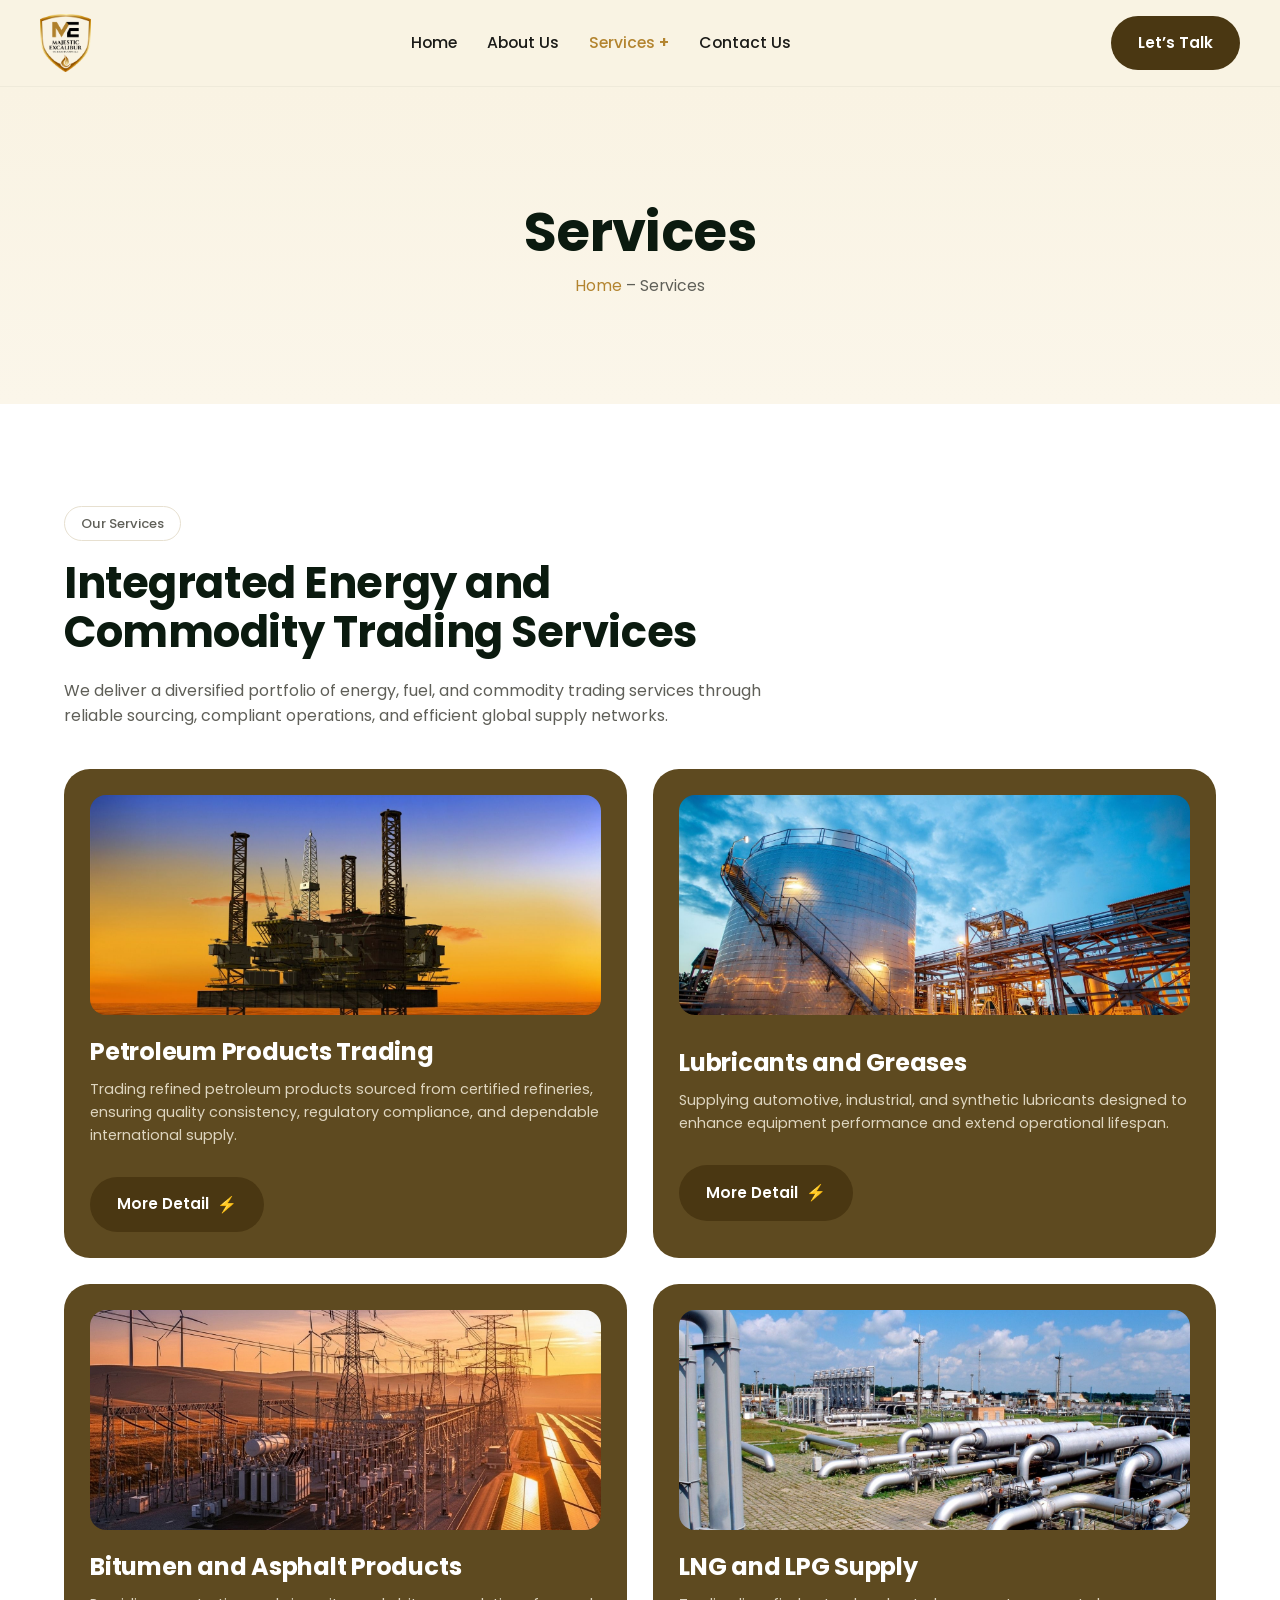
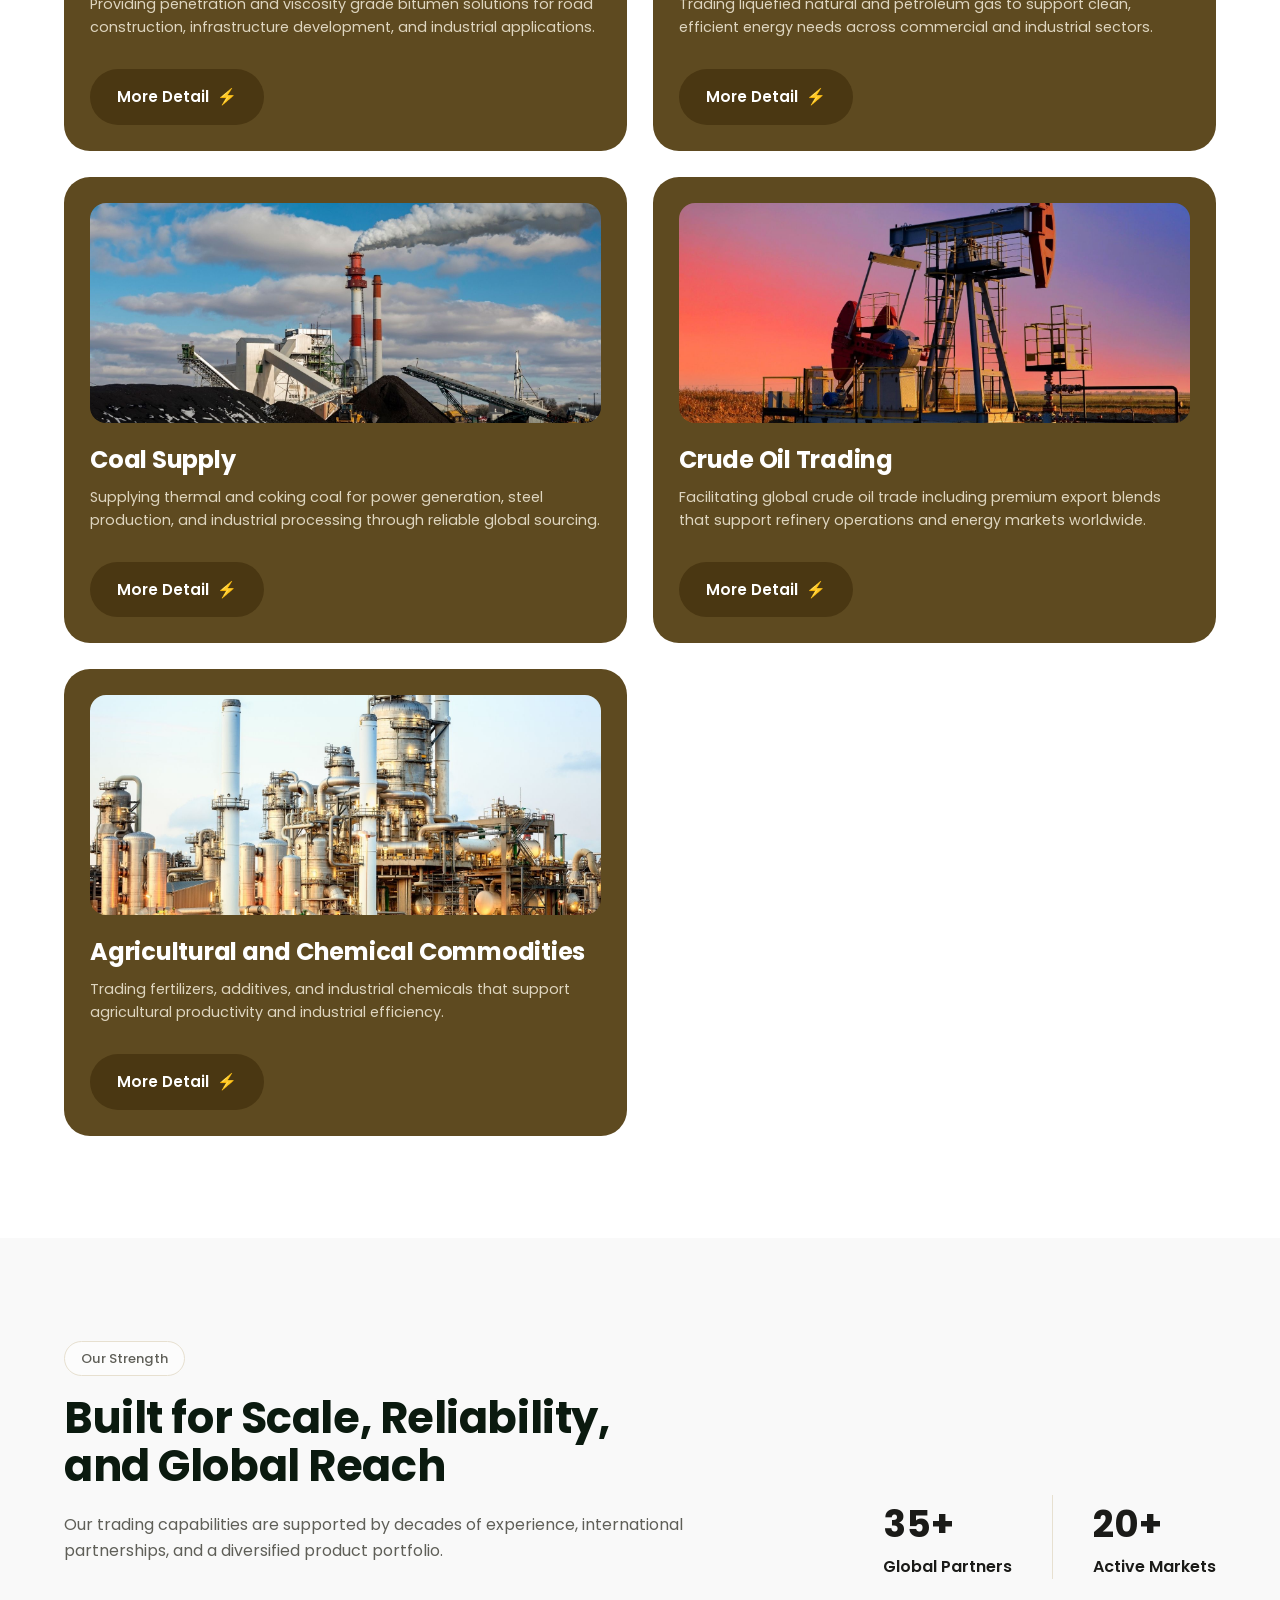
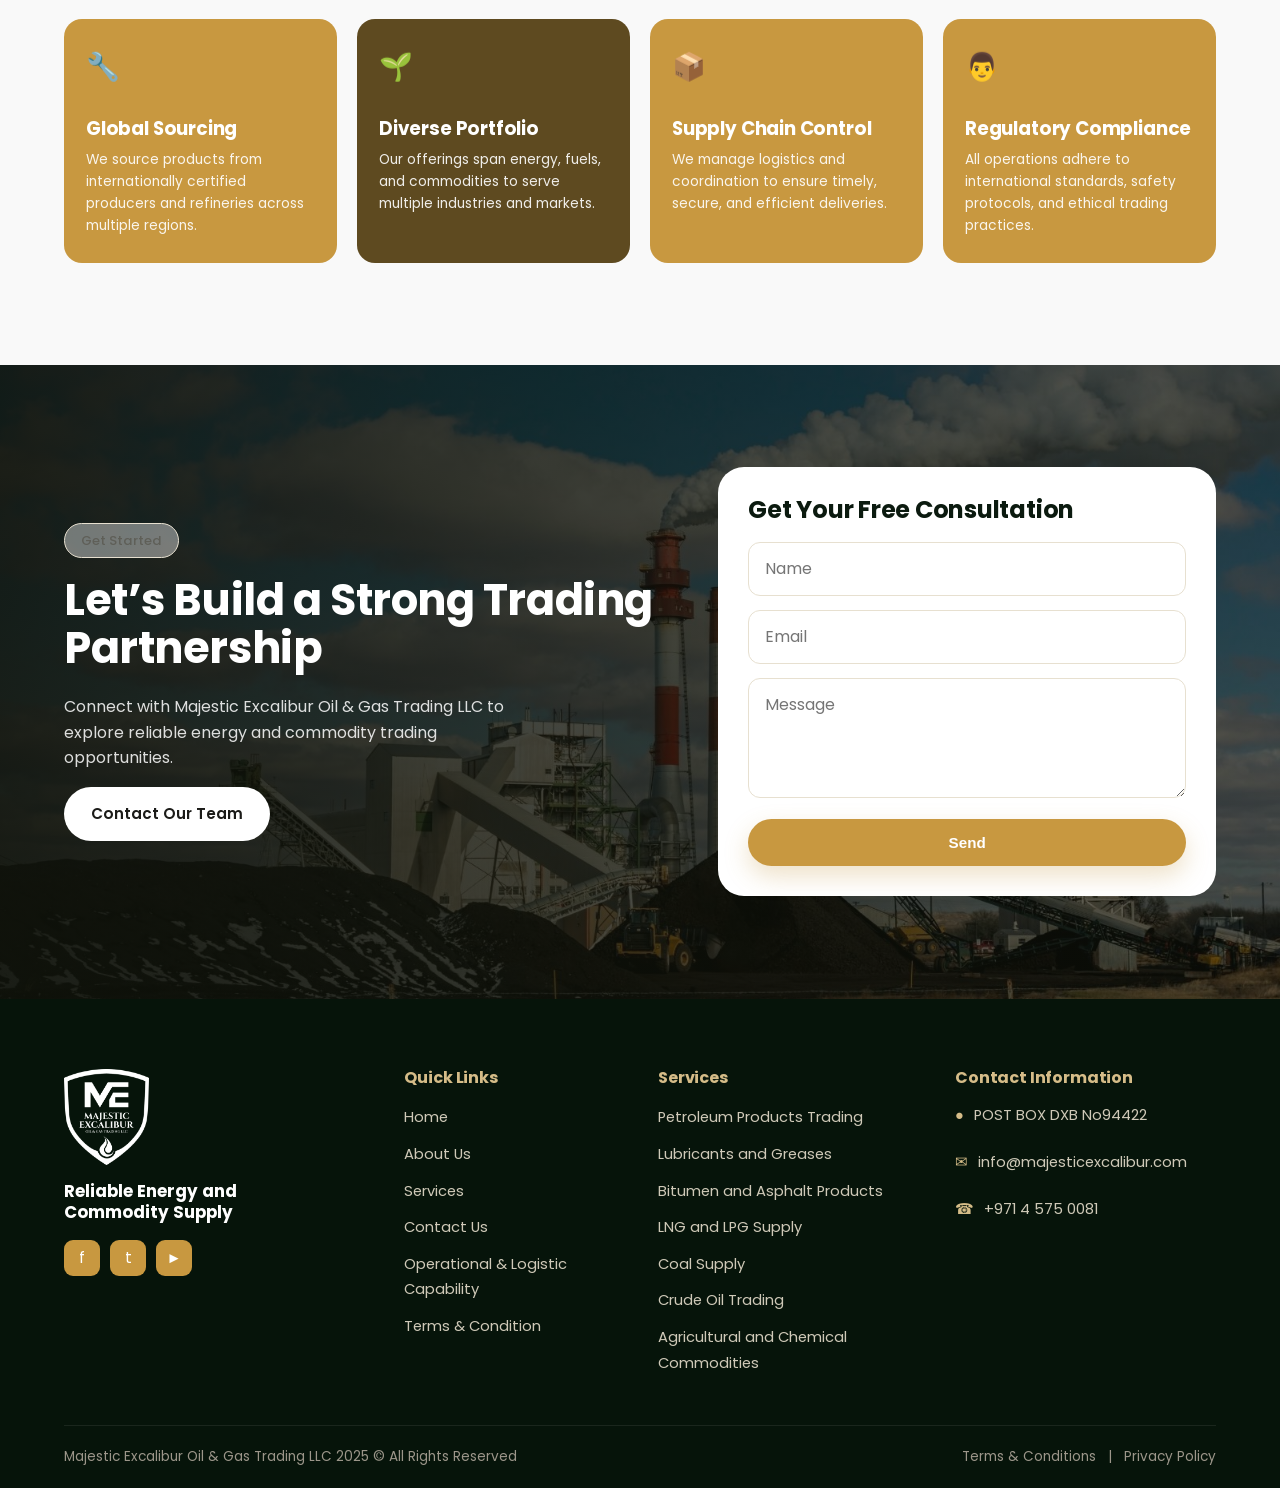
<file: services.html>
<!DOCTYPE html>
<html lang="en">
<head>
<meta charset="UTF-8">
<meta name="viewport" content="width=device-width, initial-scale=1.0">
<title>Services | Majestic Excalibur Oil &amp; Gas Trading LLC</title>
<meta name="description" content="Integrated energy and commodity trading services: petroleum products, lubricants, bitumen, LNG/LPG, coal, crude oil, and agricultural commodities.">
<link rel="icon" href="assets/images/logo.png">
<link rel="preconnect" href="https://fonts.googleapis.com">
<link rel="preconnect" href="https://fonts.gstatic.com" crossorigin>
<link href="https://fonts.googleapis.com/css2?family=Poppins:wght@400;500;600;700;800&display=swap" rel="stylesheet">
<link rel="stylesheet" href="assets/css/style.css">
</head>
<body>
<header class="site-header">
  <div class="container nav">
    <a class="brand" href="index.html" aria-label="Majestic Excalibur Oil &amp; Gas Trading LLC home">
      <img src="assets/images/logo.png" alt="Majestic Excalibur Oil &amp; Gas Trading LLC logo">
    </a>
    <nav>
      <ul class="nav-links">
        <li><a href="index.html">Home</a></li>
        <li><a href="about.html">About Us</a></li>
        <li class="has-dropdown">
          <a href="services.html" class="active">Services</a>
          <ul class="dropdown">
          <li><a href="petroleum.html">Petroleum Products Trading</a></li>
          <li><a href="lubricants.html">Lubricants and Greases</a></li>
          <li><a href="bitumen.html">Bitumen and Asphalt Products</a></li>
          <li><a href="lng-lpg.html">LNG and LPG Supply</a></li>
          <li><a href="coal-supply.html">Coal Supply</a></li>
          <li><a href="crude-oil.html">Crude Oil Trading</a></li>
          <li><a href="agricultural-chemical.html">Agricultural and Chemical Commodities</a></li>
          </ul>
        </li>
        <li><a href="contact.html">Contact Us</a></li>
      </ul>
    </nav>
    <div class="nav-cta">
      <a class="btn btn--dark" href="contact.html">Let&rsquo;s Talk</a>
      <button class="nav-toggle" aria-label="Toggle navigation"><span></span><span></span><span></span></button>
    </div>
  </div>
</header>
<section class="page-banner">
  <div class="container">
    <h1>Services</h1>
    <p class="breadcrumb"><a href="index.html">Home</a> &ndash; Services</p>
  </div>
</section>

<section class="section">
  <div class="container">
    <div class="sec-head">
      <span class="pill">Our Services</span>
      <h2>Integrated Energy and Commodity Trading Services</h2>
      <p class="muted max-760">We deliver a diversified portfolio of energy, fuel, and commodity trading services through reliable sourcing, compliant operations, and efficient global supply networks.</p>
    </div>
    <div class="serv-grid" style="grid-template-columns:repeat(2,1fr);">
      <article class="serv-card" style="grid-template-columns:1fr;">
        <img src="assets/images/offshore-rig.jpg" alt="Petroleum Products Trading" style="width:100%;height:220px;object-fit:cover;border-radius:16px;">
        <div>
          <h3 style="color:#fff;">Petroleum Products Trading</h3>
          <p>Trading refined petroleum products sourced from certified refineries, ensuring quality consistency, regulatory compliance, and dependable international supply.</p>
          <a class="btn btn--dark" href="petroleum.html">More Detail <span class="spark">&#9889;</span></a>
        </div>
      </article>
      <article class="serv-card" style="grid-template-columns:1fr;">
        <img src="assets/images/storage-tank.jpg" alt="Lubricants and Greases" style="width:100%;height:220px;object-fit:cover;border-radius:16px;">
        <div>
          <h3 style="color:#fff;">Lubricants and Greases</h3>
          <p>Supplying automotive, industrial, and synthetic lubricants designed to enhance equipment performance and extend operational lifespan.</p>
          <a class="btn btn--dark" href="lubricants.html">More Detail <span class="spark">&#9889;</span></a>
        </div>
      </article>
      <article class="serv-card" style="grid-template-columns:1fr;">
        <img src="assets/images/power-lines.jpg" alt="Bitumen and Asphalt Products" style="width:100%;height:220px;object-fit:cover;border-radius:16px;">
        <div>
          <h3 style="color:#fff;">Bitumen and Asphalt Products</h3>
          <p>Providing penetration and viscosity grade bitumen solutions for road construction, infrastructure development, and industrial applications.</p>
          <a class="btn btn--dark" href="bitumen.html">More Detail <span class="spark">&#9889;</span></a>
        </div>
      </article>
      <article class="serv-card" style="grid-template-columns:1fr;">
        <img src="assets/images/pipelines.jpg" alt="LNG and LPG Supply" style="width:100%;height:220px;object-fit:cover;border-radius:16px;">
        <div>
          <h3 style="color:#fff;">LNG and LPG Supply</h3>
          <p>Trading liquefied natural and petroleum gas to support clean, efficient energy needs across commercial and industrial sectors.</p>
          <a class="btn btn--dark" href="lng-lpg.html">More Detail <span class="spark">&#9889;</span></a>
        </div>
      </article>
      <article class="serv-card" style="grid-template-columns:1fr;">
        <img src="assets/images/coal-plant.jpg" alt="Coal Supply" style="width:100%;height:220px;object-fit:cover;border-radius:16px;">
        <div>
          <h3 style="color:#fff;">Coal Supply</h3>
          <p>Supplying thermal and coking coal for power generation, steel production, and industrial processing through reliable global sourcing.</p>
          <a class="btn btn--dark" href="coal-supply.html">More Detail <span class="spark">&#9889;</span></a>
        </div>
      </article>
      <article class="serv-card" style="grid-template-columns:1fr;">
        <img src="assets/images/pumpjack.jpg" alt="Crude Oil Trading" style="width:100%;height:220px;object-fit:cover;border-radius:16px;">
        <div>
          <h3 style="color:#fff;">Crude Oil Trading</h3>
          <p>Facilitating global crude oil trade including premium export blends that support refinery operations and energy markets worldwide.</p>
          <a class="btn btn--dark" href="crude-oil.html">More Detail <span class="spark">&#9889;</span></a>
        </div>
      </article>
      <article class="serv-card" style="grid-template-columns:1fr;">
        <img src="assets/images/petrochemical.jpg" alt="Agricultural and Chemical Commodities" style="width:100%;height:220px;object-fit:cover;border-radius:16px;">
        <div>
          <h3 style="color:#fff;">Agricultural and Chemical Commodities</h3>
          <p>Trading fertilizers, additives, and industrial chemicals that support agricultural productivity and industrial efficiency.</p>
          <a class="btn btn--dark" href="agricultural-chemical.html">More Detail <span class="spark">&#9889;</span></a>
        </div>
      </article>
    </div>
  </div>
</section>

<section class="section section--soft">
  <div class="container">
    <div class="strength-top">
      <div>
        <span class="pill">Our Strength</span>
        <h2>Built for Scale, Reliability, and Global Reach</h2>
        <p class="muted">Our trading capabilities are supported by decades of experience, international partnerships, and a diversified product portfolio.</p>
      </div>
      <div class="strength-stats">
        <div class="item"><div class="num">35+</div><div class="lbl">Global Partners</div></div>
        <div class="item"><div class="num">20+</div><div class="lbl">Active Markets</div></div>
      </div>
    </div>
    <div class="strength-grid">
      <div class="strength-card"><div class="ic">&#128295;</div><h3>Global Sourcing</h3><p>We source products from internationally certified producers and refineries across multiple regions.</p></div>
      <div class="strength-card strength-card--brown"><div class="ic">&#127793;</div><h3>Diverse Portfolio</h3><p>Our offerings span energy, fuels, and commodities to serve multiple industries and markets.</p></div>
      <div class="strength-card"><div class="ic">&#128230;</div><h3>Supply Chain Control</h3><p>We manage logistics and coordination to ensure timely, secure, and efficient deliveries.</p></div>
      <div class="strength-card"><div class="ic">&#128104;</div><h3>Regulatory Compliance</h3><p>All operations adhere to international standards, safety protocols, and ethical trading practices.</p></div>
    </div>
  </div>
</section>

<section class="section cta">
  <div class="container cta-grid">
    <div>
      <span class="pill">Get Started</span>
      <h2>Let&rsquo;s Build a Strong Trading Partnership</h2>
      <p>Connect with Majestic Excalibur Oil &amp; Gas Trading LLC to explore reliable energy and commodity trading opportunities.</p>
      <a class="btn btn--light" href="contact.html">Contact Our Team</a>
    </div>
    <form class="cta-form" data-contact>
      <h3>Get Your Free Consultation</h3>
      <input class="field" type="text" name="name" placeholder="Name" required>
      <input class="field" type="email" name="email" placeholder="Email" required>
      <textarea class="field" name="message" placeholder="Message" required></textarea>
      <button type="submit" class="btn btn--gold btn--block">Send</button>
    </form>
  </div>
</section>

<footer class="site-footer">
  <div class="container">
    <div class="footer-grid">
      <div class="footer-brand">
        <img src="assets/images/logo-white.png" alt="Majestic Excalibur logo">
        <p>Reliable Energy and<br>Commodity Supply</p>
        <div class="footer-social">
          <a href="#" aria-label="Facebook">f</a>
          <a href="#" aria-label="Twitter">t</a>
          <a href="#" aria-label="YouTube">&#9658;</a>
        </div>
      </div>
      <div class="footer-col">
        <h4>Quick Links</h4>
        <ul>
          <li><a href="index.html">Home</a></li>
          <li><a href="about.html">About Us</a></li>
          <li><a href="services.html">Services</a></li>
          <li><a href="contact.html">Contact Us</a></li>
          <li><a href="services.html">Operational &amp; Logistic Capability</a></li>
          <li><a href="#">Terms &amp; Condition</a></li>
        </ul>
      </div>
      <div class="footer-col">
        <h4>Services</h4>
        <ul>
          <li><a href="petroleum.html">Petroleum Products Trading</a></li>
          <li><a href="lubricants.html">Lubricants and Greases</a></li>
          <li><a href="bitumen.html">Bitumen and Asphalt Products</a></li>
          <li><a href="lng-lpg.html">LNG and LPG Supply</a></li>
          <li><a href="coal-supply.html">Coal Supply</a></li>
          <li><a href="crude-oil.html">Crude Oil Trading</a></li>
          <li><a href="agricultural-chemical.html">Agricultural and Chemical Commodities</a></li>
        </ul>
      </div>
      <div class="footer-col">
        <h4>Contact Information</h4>
        <ul class="footer-contact">
          <li><span class="ic">&#9679;</span><span>POST BOX DXB No94422</span></li>
          <li><span class="ic">&#9993;</span><span>info@majesticexcalibur.com</span></li>
          <li><span class="ic">&#9742;</span><span>+971 4 575 0081</span></li>
        </ul>
      </div>
    </div>
    <div class="footer-bottom">
      <span>Majestic Excalibur Oil &amp; Gas Trading LLC 2025 &copy; All Rights Reserved</span>
      <span><a href="#">Terms &amp; Conditions</a> &nbsp; | &nbsp; <a href="#">Privacy Policy</a></span>
    </div>
  </div>
</footer>
<script src="assets/js/main.js"></script>
</body>
</html>
</file>
<file: assets/css/style.css>
/* ============================================================
   Majestic Excalibur Oil & Gas Trading LLC
   Global stylesheet
   ============================================================ */

:root {
  /* Palette sampled from the live majesticexcalibur.com reference designs */
  --cream: #f9f3e3;      /* hero / banner background */
  --cream-2: #fbf6ea;
  --gold: #c89840;       /* primary accent gold */
  --gold-2: #b3842f;     /* gold hover */
  --gold-soft: #d5bc88;  /* light gold text on dark */
  --brown: #5e4a20;      /* dark gold card */
  --brown-2: #4a3712;
  --ink: #06140a;        /* near-black green used in dark sections/footer */
  --ink-2: #0d1c10;
  --heading: #0b1a0f;    /* near-black green headings */
  --text: #1b1b18;
  --muted: #5f5f58;
  --muted-2: #8a8a80;
  --line: #e7e0d0;
  --soft: #f9f9f9;       /* light off-white section */
  --white: #ffffff;
  --radius: 18px;
  --radius-lg: 26px;
  --shadow-sm: 0 6px 20px rgba(20, 23, 15, .06);
  --shadow: 0 18px 50px rgba(20, 23, 15, .10);
  --maxw: 1200px;
  --font: "Poppins", -apple-system, BlinkMacSystemFont, "Segoe UI", Roboto, Arial, sans-serif;
}

* { box-sizing: border-box; }

html { scroll-behavior: smooth; }

body {
  margin: 0;
  font-family: var(--font);
  color: var(--text);
  background: var(--white);
  line-height: 1.6;
  -webkit-font-smoothing: antialiased;
  overflow-x: hidden;
}

img { max-width: 100%; display: block; }

a { color: inherit; text-decoration: none; }

h1, h2, h3, h4 {
  margin: 0 0 .5em;
  line-height: 1.12;
  letter-spacing: -0.01em;
  font-weight: 700;
  color: var(--heading);
}

h1 { font-size: clamp(2.1rem, 4.5vw, 3.4rem); }
h2 { font-size: clamp(1.7rem, 3.4vw, 2.7rem); }
h3 { font-size: clamp(1.2rem, 2vw, 1.5rem); }

p { margin: 0 0 1rem; }

.container {
  width: 100%;
  max-width: var(--maxw);
  margin: 0 auto;
  padding: 0 24px;
}

.section { padding: clamp(56px, 8vw, 110px) 0; }
.section--tight { padding: clamp(40px, 6vw, 72px) 0; }
.section--cream { background: var(--cream); }
.section--soft { background: var(--soft); }
.section--ink { background: var(--ink); color: #f3efe4; }

.muted { color: var(--muted); }
.center { text-align: center; }
.mx-auto { margin-left: auto; margin-right: auto; }
.max-680 { max-width: 680px; }
.max-760 { max-width: 760px; }

/* ---------- Eyebrow pill ---------- */
.pill {
  display: inline-block;
  font-size: .82rem;
  font-weight: 500;
  color: var(--muted);
  border: 1px solid var(--line);
  border-radius: 999px;
  padding: 6px 16px;
  background: rgba(255,255,255,.4);
  margin-bottom: 18px;
}
.section--ink .pill { color: var(--gold-soft); border-color: rgba(215,177,96,.4); background: transparent; }

/* ---------- Buttons ---------- */
.btn {
  display: inline-flex;
  align-items: center;
  gap: 8px;
  font-weight: 600;
  font-size: .95rem;
  border-radius: 999px;
  padding: 14px 26px;
  cursor: pointer;
  border: 1px solid transparent;
  transition: transform .18s ease, background .18s ease, box-shadow .18s ease;
  white-space: nowrap;
}
.btn:hover { transform: translateY(-2px); }
.btn--gold { background: var(--gold); color: #fff; box-shadow: 0 10px 24px rgba(193,149,59,.28); }
.btn--gold:hover { background: var(--gold-2); }
.btn--dark { background: var(--brown-2); color: #fff; }
.btn--dark:hover { background: #3f340f; }
.btn--outline { background: transparent; border-color: var(--line); color: var(--text); }
.btn--light { background: #fff; color: var(--text); }
.btn--block { width: 100%; justify-content: center; }
.btn .spark { font-size: 1rem; }

/* ============================================================
   HEADER
   ============================================================ */
.site-header {
  position: sticky;
  top: 0;
  z-index: 100;
  background: var(--cream);
  border-bottom: 1px solid rgba(0,0,0,.04);
}
.site-header.header--transparent {
  background: transparent;
  border-bottom: none;
  position: absolute;
  left: 0; right: 0;
}
.nav {
  display: flex;
  align-items: center;
  justify-content: space-between;
  gap: 20px;
  padding: 14px 0;
}
.brand { display: flex; align-items: center; gap: 12px; }
.brand img { height: 58px; width: auto; }
.nav-links {
  display: flex;
  align-items: center;
  gap: 30px;
  list-style: none;
  margin: 0; padding: 0;
}
.nav-links a {
  font-weight: 500;
  font-size: .98rem;
  color: var(--text);
  transition: color .15s ease;
}
.nav-links a:hover, .nav-links a.active { color: var(--gold-2); }

.has-dropdown { position: relative; }
.has-dropdown > a::after { content: " +"; color: var(--gold-2); font-weight: 600; }
.dropdown {
  position: absolute;
  top: 130%;
  left: 50%;
  transform: translateX(-50%) translateY(8px);
  background: #fff;
  border: 1px solid var(--line);
  border-radius: 16px;
  box-shadow: var(--shadow);
  padding: 10px;
  min-width: 260px;
  opacity: 0;
  visibility: hidden;
  transition: all .2s ease;
  list-style: none;
}
.has-dropdown:hover .dropdown,
.has-dropdown:focus-within .dropdown {
  opacity: 1; visibility: visible; transform: translateX(-50%) translateY(0);
}
.dropdown li a {
  display: block;
  padding: 9px 14px;
  border-radius: 10px;
  font-size: .92rem;
}
.dropdown li a:hover { background: var(--cream); color: var(--gold-2); }

.nav-cta { display: flex; align-items: center; gap: 14px; }
.nav-toggle {
  display: none;
  background: none;
  border: none;
  cursor: pointer;
  padding: 8px;
}
.nav-toggle span {
  display: block;
  width: 26px; height: 2px;
  background: var(--text);
  margin: 5px 0;
  transition: .25s;
}

/* ============================================================
   HERO (home)
   ============================================================ */
.hero {
  background: linear-gradient(180deg, var(--cream) 0%, var(--cream-2) 100%);
  padding: clamp(40px, 6vw, 70px) 0 0;
}
.hero-grid {
  display: grid;
  grid-template-columns: 1.05fr .95fr;
  gap: 40px;
  align-items: center;
}
.hero h1 { margin-bottom: 20px; }
.hero p.lead { max-width: 520px; color: #3d3d36; font-size: 1.02rem; }
.hero-media { position: relative; min-height: 360px; }
.hero-media img {
  width: 100%; height: 100%;
  object-fit: contain;
  object-position: right center;
}

/* hero feature strip */
.hero-strip {
  display: grid;
  grid-template-columns: 1.4fr 1.2fr .9fr;
  gap: 18px;
  margin-top: 44px;
  padding-bottom: 20px;
}
.hs-card {
  background: #fff;
  border-radius: var(--radius);
  padding: 26px;
  box-shadow: var(--shadow-sm);
}
.hs-card--split { display: flex; gap: 18px; align-items: center; }
.hs-card--split img { width: 118px; height: 92px; object-fit: cover; border-radius: 12px; }
.hs-stats { display: flex; align-items: center; gap: 22px; margin-top: 14px; }
.hs-stats .num { font-size: 2.1rem; font-weight: 700; line-height: 1; }
.hs-stats .lbl { font-weight: 600; font-size: .95rem; }
.hs-icon {
  width: 54px; height: 54px; border-radius: 12px;
  background: var(--gold); color:#fff;
  display: flex; align-items: center; justify-content: center;
  font-size: 1.5rem; margin-bottom: 8px;
}
.hs-card--gold {
  background: var(--gold);
  color: #fff;
  display: flex; flex-direction: column; justify-content: space-between;
}
.hs-card--gold h3 { color:#fff; }

/* ============================================================
   PAGE BANNER (inner pages)
   ============================================================ */
.page-banner {
  background: linear-gradient(180deg, var(--cream) 0%, #fbf6ea 100%);
  text-align: center;
  padding: clamp(60px, 9vw, 120px) 0 clamp(50px, 7vw, 90px);
}
.page-banner h1 { margin-bottom: 10px; }
.breadcrumb { color: var(--muted); font-size: .98rem; }
.breadcrumb a { color: var(--gold-2); }

/* banner variant used on product pages (rounded bottom, subtle) */
.page-banner--product {
  background: linear-gradient(180deg, #efe7d6 0%, #f7f1e4 100%);
  border-bottom-left-radius: 40px;
  border-bottom-right-radius: 40px;
}
.page-banner--product h1 { text-transform: uppercase; letter-spacing: .01em; }

/* ============================================================
   SECTION HEADINGS
   ============================================================ */
.sec-head { max-width: 720px; }
.sec-head--center { margin: 0 auto; text-align: center; }

/* ============================================================
   ABOUT (who we are) split
   ============================================================ */
.about-split {
  display: grid;
  grid-template-columns: 90px 1fr;
  gap: 30px;
  align-items: start;
}
.about-body { display: grid; grid-template-columns: 1fr; gap: 22px; }
.about-visual {
  margin-top: 30px;
  display: grid;
  grid-template-columns: 1.7fr 1fr;
  gap: 20px;
  align-items: stretch;
}
.about-visual > img {
  width: 100%; height: 100%; min-height: 300px;
  object-fit: cover; border-radius: var(--radius-lg);
}
.vm-col { display: grid; gap: 20px; }
.vm-cta { align-self: start; }
.vm-card {
  background: var(--gold);
  color: #fff;
  border-radius: var(--radius);
  padding: 22px 24px;
}
.vm-card h3 { color:#fff; margin-bottom: 8px; }
.vm-card p { margin: 0; font-size: .92rem; opacity: .95; }
.vm-card--brown { background: var(--brown); }

/* ============================================================
   SERVICE CARDS (home core services)
   ============================================================ */
.serv-grid {
  display: grid;
  grid-template-columns: repeat(2, 1fr);
  gap: 26px;
  margin-top: 40px;
}
.serv-card {
  background: var(--brown);
  color: #f2ead6;
  border-radius: var(--radius-lg);
  padding: 26px;
  display: grid;
  grid-template-columns: 1fr 260px;
  gap: 24px;
  align-items: start;
}
.serv-card .eyebrow { font-size: .82rem; color: var(--gold-soft); margin-bottom: 8px; }
.serv-card h3 { color: #fff; }
.serv-card p { font-size: .9rem; color: #ded5bf; }
.serv-card .btn { margin-top: 14px; }
/* wide gold CTA used on the home core-services cards */
.serv-btn { width: 100%; justify-content: center; border-radius: 14px; color: var(--heading); }
.serv-btn:hover { color: var(--heading); }
.serv-card__media { display: grid; gap: 14px; }
.serv-card__media img { border-radius: 14px; height: 172px; width: 100%; object-fit: cover; }
.check { display: inline-flex; align-items: center; gap: 12px; font-size: .95rem; font-weight: 600; color: #14170f; }
.check::before {
  content: "";
  flex: none;
  width: 8px; height: 15px;
  border: solid #14170f;
  border-width: 0 3px 3px 0;
  transform: rotate(45deg);
  margin: -4px 0 0 2px;
}

.serv-card--last { grid-column: 1 / -1; max-width: calc(50% - 13px); }

/* ============================================================
   PORTFOLIO GRID
   ============================================================ */
.portfolio-grid {
  display: grid;
  grid-template-columns: repeat(5, 1fr);
  gap: 18px;
  margin-top: 40px;
}
.pf-card {
  background: var(--brown);
  color: #eadfc6;
  border-radius: 16px;
  padding: 22px 18px;
  text-align: center;
}
.pf-card h4 { color: #fff; font-size: 1rem; margin-bottom: 10px; }
.pf-card p { font-size: .82rem; margin: 0; color: #d3c8ae; }

/* ============================================================
   STRENGTH SECTION
   ============================================================ */
.strength-top {
  display: grid;
  grid-template-columns: 1.3fr 1fr;
  gap: 30px;
  align-items: end;
  margin-bottom: 40px;
}
.strength-stats { display: flex; gap: 40px; justify-content: flex-end; }
.strength-stats .num { font-size: 2.3rem; font-weight: 700; }
.strength-stats .lbl { font-weight: 600; }
.strength-stats .item + .item { border-left: 1px solid var(--line); padding-left: 40px; }
.strength-grid {
  display: grid;
  grid-template-columns: repeat(4, 1fr);
  gap: 20px;
}
.strength-card {
  background: var(--gold);
  color: #fff;
  border-radius: var(--radius);
  padding: 26px 22px;
  min-height: 200px;
}
.strength-card--brown { background: var(--brown); }
.strength-card .ic { font-size: 1.7rem; margin-bottom: 30px; }
.strength-card h3 { color: #fff; font-size: 1.15rem; }
.strength-card p { font-size: .86rem; margin: 0; color: rgba(255,255,255,.9); }

/* ============================================================
   WHY CHOOSE US
   ============================================================ */
.why-grid {
  display: grid;
  grid-template-columns: .85fr 1.15fr;
  gap: 54px;
  align-items: stretch;
}
.why-media { position: relative; }
.why-media img {
  border-radius: 26px;
  width: 100%;
  height: 100%;
  object-fit: cover;
  display: block;
}
.why-badge {
  position: absolute;
  top: -14px; left: -14px;
  width: 210px; min-height: 210px;
  background: var(--ink);
  color: var(--gold);
  border-radius: 24px;
  display: flex; flex-direction: column;
  align-items: center; justify-content: center;
  text-align: center;
  font-weight: 700; font-size: 1.2rem; line-height: 1.3;
  box-shadow: 0 0 0 10px #fff;   /* white gutter creates the notch over the photo */
  z-index: 2;
}
.why-badge .ic { display: block; margin-bottom: 14px; }
.why-plus {
  position: absolute;
  right: 20px; bottom: 20px;
  width: 62px; height: 62px;
  border-radius: 16px;
  background: var(--ink);
  color: var(--gold);
  display: flex; align-items: center; justify-content: center;
  font-size: 2rem; font-weight: 400; line-height: 1;
  z-index: 2;
}
.why-list { display: grid; gap: 30px; margin-top: 34px; }
.why-item {
  background: var(--brown);
  color: #efe6d1;
  border-radius: 22px;
  padding: 30px 34px 30px 132px;
  position: relative;
}
.why-item .no {
  position: absolute;
  left: 24px; top: -16px;
  width: 78px; height: 78px;
  background: var(--gold);
  color: var(--heading);
  border-radius: 18px;
  display: flex; align-items: center; justify-content: center;
  font-weight: 800; font-size: 1.7rem;
}
.why-item h4 { color: var(--gold); margin-bottom: 8px; font-size: 1.2rem; }
.why-item p { margin: 0; font-size: .95rem; color: #e6dcc4; }

/* ============================================================
   PARTNERS
   ============================================================ */
.partners { text-align: center; }
.partners h4 { color: var(--text); margin-bottom: 30px; font-size: 1.05rem; }
.partners-row {
  display: flex;
  flex-wrap: wrap;
  align-items: center;
  justify-content: space-between;
  gap: 30px;
}
.partners-row span {
  font-weight: 800;
  font-size: 1.5rem;
  letter-spacing: .06em;
  color: #23231f;
  opacity: .8;
}

/* ============================================================
   TESTIMONIALS
   ============================================================ */
.testi-grid {
  display: grid;
  grid-template-columns: .8fr 1.2fr;
  gap: 46px;
  align-items: center;
}
.testi-media img { border-radius: var(--radius-lg); width: 100%; object-fit: cover; }
.testi-card {
  background: var(--ink);
  color: #f0ecdf;
  border-radius: var(--radius-lg);
  padding: 30px 34px;
  position: relative;
  margin-top: 22px;
}
.testi-quote {
  position: absolute;
  top: -22px; left: 30px;
  width: 54px; height: 54px;
  background: var(--gold);
  color: #fff;
  border-radius: 12px;
  display: flex; align-items: center; justify-content: center;
  font-size: 1.8rem; font-weight: 800;
}
.testi-card blockquote { font-style: italic; font-size: 1.15rem; margin: 14px 0 22px; }
.testi-author { display: flex; align-items: center; gap: 14px; }
.testi-author .avatar {
  width: 46px; height: 46px; border-radius: 50%;
  background: var(--gold); color: #fff;
  display:flex; align-items:center; justify-content:center; font-weight:700;
}
.testi-author .name { font-weight: 600; }
.testi-author .role { color: var(--gold-soft); font-size: .85rem; }

/* ============================================================
   CTA (get consultation)
   ============================================================ */
.cta {
  position: relative;
  color: #fff;
  border-radius: 0;
  overflow: hidden;
}
.cta::before {
  content: "";
  position: absolute; inset: 0;
  background: linear-gradient(90deg, rgba(15,18,10,.92) 0%, rgba(15,18,10,.6) 100%),
              url("../images/coal-plant.jpg") center/cover;
  z-index: -1;
}
.cta-grid {
  display: grid;
  grid-template-columns: 1.1fr .9fr;
  gap: 46px;
  align-items: center;
}
.cta h2 { color: #fff; }
.cta p { color: rgba(255,255,255,.85); max-width: 460px; }
.cta-form {
  background: #fff;
  color: var(--text);
  border-radius: var(--radius-lg);
  padding: 30px;
}
.cta-form h3 { font-size: 1.5rem; margin-bottom: 18px; }

/* ---------- Forms ---------- */
.field {
  width: 100%;
  border: 1px solid var(--line);
  border-radius: 12px;
  padding: 13px 16px;
  font: inherit;
  color: var(--text);
  margin-bottom: 14px;
  background: #fff;
}
.field:focus { outline: none; border-color: var(--gold); box-shadow: 0 0 0 3px rgba(193,149,59,.15); }
textarea.field { resize: vertical; min-height: 120px; }
.form-note { font-size: .85rem; margin-top: 10px; }
.form-note.ok { color: #2e7d32; }
.form-note.err { color: #c0392b; }

/* ============================================================
   FOOTER
   ============================================================ */
.site-footer {
  background: var(--ink);
  color: #cfc9b8;
  padding: 70px 0 0;
}
.footer-grid {
  display: grid;
  grid-template-columns: 1.4fr 1fr 1.2fr 1.2fr;
  gap: 36px;
}
.footer-brand img { height: 96px; margin-bottom: 16px; }
.footer-brand p { font-weight: 700; color: #fff; font-size: 1.05rem; line-height: 1.3; }
.footer-social { display: flex; gap: 10px; margin-top: 16px; }
.footer-social a {
  width: 36px; height: 36px; border-radius: 9px;
  background: var(--gold); color:#fff;
  display: flex; align-items: center; justify-content: center;
  font-size: .95rem;
  transition: background .15s ease;
}
.footer-social a:hover { background: var(--gold-2); }
.footer-col h4 { color: var(--gold-soft); font-size: 1rem; margin-bottom: 18px; }
.footer-col ul { list-style: none; margin: 0; padding: 0; display: grid; gap: 11px; }
.footer-col ul a { font-size: .92rem; color: #cfc9b8; transition: color .15s ease; }
.footer-col ul a:hover { color: #fff; }
.footer-contact li { display: flex; gap: 10px; font-size: .92rem; margin-bottom: 12px; align-items: flex-start; }
.footer-contact .ic { color: var(--gold-soft); }
.footer-bottom {
  margin-top: 50px;
  border-top: 1px solid rgba(255,255,255,.08);
  padding: 20px 0;
  display: flex;
  justify-content: space-between;
  flex-wrap: wrap;
  gap: 12px;
  font-size: .85rem;
  color: #9c968a;
}
.footer-bottom a { color: #9c968a; }
.footer-bottom a:hover { color: #fff; }

/* ============================================================
   PRODUCT / SERVICE DETAIL PAGE
   ============================================================ */
.detail-grid {
  display: grid;
  grid-template-columns: 1fr 1fr;
  gap: 50px;
  align-items: start;
}
.detail-body h2 { color: var(--gold-2); font-size: 1.5rem; }
.detail-body h3 { color: var(--gold-2); margin-top: 30px; font-size: 1.25rem; }
.detail-list { list-style: none; margin: 0 0 10px; padding: 0; display: grid; gap: 10px; }
.detail-list li { display: flex; gap: 10px; align-items: center; font-weight: 500; }
.detail-list li::before { content: "✔"; color: var(--gold); font-weight: 700; }
.approach-card {
  margin-top: 30px;
  background: #faf7f0;
  border: 1px solid var(--line);
  border-radius: var(--radius-lg);
  padding: 26px;
}
.approach-card h3 { color: var(--gold-2); margin-top: 0; }
.approach-card p { margin: 0; color: var(--muted); }
.detail-media img { border-radius: var(--radius-lg); width: 100%; height: 360px; object-fit: cover; }
.grades-card {
  margin-top: 22px;
  background: var(--brown);
  color: #fff;
  border-radius: var(--radius-lg);
  padding: 26px 30px;
}
.grades-card h3 { color: #fff; }
.grades-card ul { list-style: none; margin: 0; padding: 0; display: grid; gap: 10px; }
.grades-card li { display: flex; gap: 10px; align-items: center; }
.grades-card li::before { content: "❖"; color: var(--gold-soft); }

/* ============================================================
   VALUES (about) + FAQ (contact)
   ============================================================ */
.values-grid {
  display: grid;
  grid-template-columns: .8fr 1.2fr;
  gap: 40px;
  align-items: center;
}
.values-media img { border-radius: var(--radius-lg); width: 100%; height: 100%; object-fit: cover; }
.values-cards { display: grid; grid-template-columns: repeat(2, 1fr); gap: 18px; }
.value-card {
  border: 1px solid var(--line);
  border-radius: var(--radius);
  padding: 24px;
  background: #fff;
}
.value-card .no {
  width: 40px; height: 40px; border-radius: 11px;
  background: var(--gold); color:#fff;
  display:flex; align-items:center; justify-content:center;
  font-weight:700; margin-bottom: 14px;
}
.value-card h4 { font-size: 1.05rem; }
.value-card p { margin: 0; font-size: .88rem; color: var(--muted); }

.contact-wrap {
  display: grid;
  grid-template-columns: 1.3fr .9fr;
  gap: 30px;
  background: #faf8f3;
  border-radius: var(--radius-lg);
  padding: 40px;
}
.contact-info {
  background: var(--brown);
  color: #fff;
  border-radius: var(--radius-lg);
  padding: 32px;
}
.contact-info .pill { color: var(--gold-soft); border-color: rgba(215,177,96,.5); }
.contact-info h3 { color: #fff; font-size: 1.6rem; }
.contact-info p { color: rgba(255,255,255,.85); }
.contact-info ul { list-style: none; margin: 22px 0 0; padding: 0; display: grid; gap: 16px; }
.contact-info li { display: flex; gap: 12px; align-items: flex-start; }
.contact-info .ic { color: var(--gold-soft); font-size: 1.1rem; }

.faq { max-width: 900px; margin: 0 auto; display: grid; gap: 14px; }
.faq-item {
  border: 1px solid var(--line);
  border-radius: 14px;
  overflow: hidden;
  background: #fff;
}
.faq-q {
  display: flex; justify-content: space-between; align-items: center; gap: 16px;
  width: 100%;
  text-align: left;
  padding: 18px 22px;
  background: none; border: none; cursor: pointer;
  font: inherit; font-weight: 600; color: var(--text);
}
.faq-q .ico {
  flex: none;
  width: 26px; height: 26px; border-radius: 50%;
  border: 1px solid var(--gold); color: var(--gold-2);
  display:flex; align-items:center; justify-content:center; font-weight:700;
}
.faq-a { max-height: 0; overflow: hidden; transition: max-height .3s ease; }
.faq-a p { padding: 0 22px 20px; margin: 0; color: var(--muted); }
.faq-item.open { background: #f2f6ee; }
.faq-item.open .faq-a { max-height: 320px; }

/* ============================================================
   RESPONSIVE
   ============================================================ */
@media (max-width: 992px) {
  .hero-grid { grid-template-columns: 1fr; }
  .hero-media { min-height: 260px; order: -1; }
  .hero-media img { object-position: center; max-height: 320px; margin: 0 auto; }
  .hero-strip { grid-template-columns: 1fr; }
  .serv-grid { grid-template-columns: 1fr; }
  .serv-card--last { max-width: 100%; }
  .portfolio-grid { grid-template-columns: repeat(2, 1fr); }
  .strength-grid { grid-template-columns: repeat(2, 1fr); }
  .strength-top { grid-template-columns: 1fr; align-items: start; }
  .strength-stats { justify-content: flex-start; }
  .why-grid, .testi-grid, .cta-grid, .detail-grid, .values-grid, .contact-wrap { grid-template-columns: 1fr; }
  .why-media img { height: auto; max-height: 460px; }
  .about-visual { grid-template-columns: 1fr; }
  .footer-grid { grid-template-columns: 1fr 1fr; }
}

@media (max-width: 760px) {
  .nav-links, .nav-cta .btn { display: none; }
  .nav-toggle { display: block; }
  .site-header.header--transparent { position: sticky; background: var(--cream); }
  .nav-links.open {
    display: flex;
    position: absolute;
    top: 100%; left: 0; right: 0;
    flex-direction: column;
    align-items: flex-start;
    gap: 4px;
    background: #fff;
    padding: 16px 24px 22px;
    box-shadow: var(--shadow);
  }
  .nav-links.open .has-dropdown { width: 100%; }
  .nav-links.open .dropdown {
    position: static; transform: none; opacity: 1; visibility: visible;
    box-shadow: none; border: none; padding: 4px 0 4px 14px; min-width: 0;
  }
  .about-split { grid-template-columns: 1fr; }
  .about-split .pill { justify-self: start; }
  .values-cards, .contact-wrap { grid-template-columns: 1fr; }
  .contact-wrap { padding: 22px; }
  .portfolio-grid { grid-template-columns: 1fr; }
  .strength-grid { grid-template-columns: 1fr; }
  .footer-grid { grid-template-columns: 1fr; }
  .strength-stats { gap: 24px; }
  .strength-stats .item + .item { padding-left: 24px; }
}
</file>
<file: css/base.css>
/* ==========================================================================
   Majestic Excalibur — base.css
   Design tokens, reset, typography, and shared utilities.
   Load order: base → layout → components → responsive
   ========================================================================== */

/* ---------- Design tokens ------------------------------------------------- */
:root {
  /* Brand — navy */
  --navy-900: #081627;
  --navy-800: #0b1e34;
  --navy-700: #123152;
  --navy-600: #1a4270;

  /* Brand — gold */
  --gold-500: #c9a227;
  --gold-400: #d8b24a;
  --gold-300: #e6c876;

  /* Neutrals */
  --ink: #0e1b2c;
  --muted: #5c6b7e;
  --muted-light: #9fb2c9;
  --line: #e6eaf0;
  --line-dark: rgba(255, 255, 255, 0.12);
  --bg: #ffffff;
  --bg-alt: #f5f7fa;

  /* Typography */
  --font-head: "Poppins", "Segoe UI", Arial, sans-serif;
  --font-body: "Inter", "Segoe UI", Arial, sans-serif;

  /* Fluid type scale */
  --fs-hero: clamp(2.2rem, 1.4rem + 3.4vw, 3.9rem);
  --fs-h1: clamp(1.9rem, 1.3rem + 2.4vw, 3rem);
  --fs-h2: clamp(1.55rem, 1.15rem + 1.7vw, 2.3rem);
  --fs-h3: clamp(1.2rem, 1.05rem + 0.7vw, 1.5rem);
  --fs-lead: clamp(1.02rem, 0.96rem + 0.4vw, 1.2rem);
  --fs-body: 1rem;
  --fs-small: 0.875rem;

  /* Spacing & shape */
  --container: 1200px;
  --gutter: clamp(1rem, 4vw, 2.5rem);
  --section-y: clamp(3.5rem, 8vw, 7rem);
  --radius: 14px;
  --radius-sm: 10px;
  --radius-pill: 999px;

  /* Elevation */
  --shadow-sm: 0 2px 8px rgba(8, 22, 39, 0.06);
  --shadow-md: 0 12px 30px rgba(8, 22, 39, 0.1);
  --shadow-lg: 0 24px 60px rgba(8, 22, 39, 0.16);

  /* Motion */
  --ease: cubic-bezier(0.4, 0, 0.2, 1);
  --dur: 0.25s;

  --header-h: 76px;
}

/* ---------- Modern reset -------------------------------------------------- */
*,
*::before,
*::after { box-sizing: border-box; }

* { margin: 0; }

html {
  scroll-behavior: smooth;
  -webkit-text-size-adjust: 100%;
  scroll-padding-top: calc(var(--header-h) + 12px);
}

body {
  font-family: var(--font-body);
  font-size: var(--fs-body);
  line-height: 1.65;
  color: var(--ink);
  background: var(--bg);
  -webkit-font-smoothing: antialiased;
  text-rendering: optimizeLegibility;
  overflow-x: hidden;
}

img,
picture,
svg,
video {
  display: block;
  max-width: 100%;
  height: auto;
}

a { color: inherit; text-decoration: none; }

button,
input,
select,
textarea { font: inherit; color: inherit; }

ul, ol { list-style: none; padding: 0; }

:focus-visible {
  outline: 3px solid var(--gold-400);
  outline-offset: 2px;
  border-radius: 4px;
}

/* ---------- Typography ---------------------------------------------------- */
h1, h2, h3, h4, h5 {
  font-family: var(--font-head);
  line-height: 1.15;
  font-weight: 700;
  color: var(--ink);
  text-wrap: balance;
}

h2 { font-size: var(--fs-h2); }
h3 { font-size: var(--fs-h3); }

p { text-wrap: pretty; }

strong { font-weight: 600; }

/* ---------- Utility classes ---------------------------------------------- */
.container {
  width: 100%;
  max-width: var(--container);
  margin-inline: auto;
  padding-inline: var(--gutter);
}

.container--narrow { max-width: 820px; }

.section { padding-block: var(--section-y); }
.section--alt { background: var(--bg-alt); }

.section--navy {
  background: var(--navy-800);
  color: #dfe7f1;
  background-image: url("../image/backgrounds/energy-grid.svg");
  background-size: 60px 60px;
}
.section--navy h2,
.section--navy h3 { color: #fff; }

.text-center { text-align: center; }
.mx-auto { margin-inline: auto; }

/* Eyebrow / kicker label above headings */
.eyebrow {
  display: inline-flex;
  align-items: center;
  flex-wrap: wrap;      /* wrap the label on very narrow screens */
  max-width: 100%;      /* never exceed the container width */
  gap: 0.55rem;
  font-family: var(--font-head);
  font-size: var(--fs-small);
  font-weight: 600;
  letter-spacing: 0.12em;
  text-transform: uppercase;
  color: var(--gold-500);
  margin-bottom: 0.9rem;
}
.eyebrow::before {
  content: "";
  width: 26px;
  height: 2px;
  background: var(--gold-500);
}
.section--navy .eyebrow { color: var(--gold-300); }
.eyebrow--center::after {
  content: "";
  width: 26px;
  height: 2px;
  background: var(--gold-500);
}

/* Section intro block */
.section-head {
  max-width: 720px;
  margin-bottom: clamp(2rem, 4vw, 3.25rem);
}
.section-head--center {
  margin-inline: auto;
  text-align: center;
}
.section-head p {
  margin-top: 0.9rem;
  font-size: var(--fs-lead);
  color: var(--muted);
}
.section--navy .section-head p { color: var(--muted-light); }

.lead { font-size: var(--fs-lead); color: var(--muted); }

/* Accessibility helpers */
.visually-hidden {
  position: absolute !important;
  width: 1px; height: 1px;
  padding: 0; margin: -1px;
  overflow: hidden; clip: rect(0 0 0 0);
  white-space: nowrap; border: 0;
}

.skip-link {
  position: absolute;
  left: 1rem;
  top: -60px;
  z-index: 1200;
  background: var(--gold-500);
  color: var(--navy-900);
  font-weight: 600;
  padding: 0.6rem 1rem;
  border-radius: 0 0 8px 8px;
  transition: top var(--dur) var(--ease);
}
.skip-link:focus { top: 0; }

@media (prefers-reduced-motion: reduce) {
  html { scroll-behavior: auto; }
  *, *::before, *::after {
    animation-duration: 0.001ms !important;
    animation-iteration-count: 1 !important;
    transition-duration: 0.001ms !important;
  }
}
</file>
<file: css/layout.css>
/* ==========================================================================
   Majestic Excalibur — layout.css
   Header / navigation, hero, page headers, and footer.
   ========================================================================== */

/* ---------- Site header --------------------------------------------------- */
.site-header {
  position: sticky;
  top: 0;
  z-index: 1000;
  background: rgba(11, 30, 52, 0.98);
  border-bottom: 1px solid var(--line-dark);
  transition: background var(--dur) var(--ease), box-shadow var(--dur) var(--ease);
}
.site-header.is-scrolled { box-shadow: 0 8px 30px rgba(8, 22, 39, 0.35); }

.site-header__inner {
  display: flex;
  align-items: center;
  justify-content: space-between;
  gap: 1.5rem;
  height: var(--header-h);
}

.brand { display: inline-flex; align-items: center; }
.brand img { height: 46px; width: auto; }

/* Primary navigation */
.primary-nav { display: flex; align-items: center; gap: 0.35rem; }
.primary-nav a {
  position: relative;
  display: inline-block;
  padding: 0.5rem 0.9rem;
  color: #cdd8e6;
  font-weight: 500;
  border-radius: 8px;
  transition: color var(--dur) var(--ease);
}
.primary-nav a::after {
  content: "";
  position: absolute;
  left: 0.9rem;
  right: 0.9rem;
  bottom: 0.28rem;
  height: 2px;
  background: var(--gold-500);
  transform: scaleX(0);
  transform-origin: left;
  transition: transform var(--dur) var(--ease);
}
.primary-nav a:hover,
.primary-nav a:focus-visible { color: #fff; }
.primary-nav a:hover::after,
.primary-nav a[aria-current="page"]::after { transform: scaleX(1); }
.primary-nav a[aria-current="page"] { color: #fff; }

.header-actions { display: flex; align-items: center; gap: 0.75rem; }

/* The in-menu CTA only appears once the nav collapses (see responsive.css). */
.primary-nav .btn { display: none; }

/* Mobile menu toggle */
.nav-toggle {
  display: none;
  width: 46px; height: 46px;
  border: 1px solid var(--line-dark);
  background: transparent;
  border-radius: 10px;
  cursor: pointer;
  padding: 0;
}
.nav-toggle span,
.nav-toggle span::before,
.nav-toggle span::after {
  content: "";
  display: block;
  width: 22px; height: 2px;
  margin-inline: auto;
  background: #fff;
  border-radius: 2px;
  transition: transform var(--dur) var(--ease), opacity var(--dur) var(--ease);
}
.nav-toggle span { position: relative; }
.nav-toggle span::before { position: absolute; top: -7px; }
.nav-toggle span::after { position: absolute; top: 7px; }
.nav-toggle[aria-expanded="true"] span { background: transparent; }
.nav-toggle[aria-expanded="true"] span::before { transform: translateY(7px) rotate(45deg); }
.nav-toggle[aria-expanded="true"] span::after { transform: translateY(-7px) rotate(-45deg); }

/* ---------- Hero (homepage) ---------------------------------------------- */
.hero {
  position: relative;
  color: #e7eef7;
  background: var(--navy-800);
  overflow: hidden;
  isolation: isolate;
}
.hero__media {
  position: absolute;
  inset: 0;
  z-index: -2;
}
.hero__media img { width: 100%; height: 100%; object-fit: cover; }
.hero::after {
  content: "";
  position: absolute;
  inset: 0;
  z-index: -1;
  background: linear-gradient(100deg,
    rgba(8, 22, 39, 0.94) 0%,
    rgba(8, 22, 39, 0.8) 42%,
    rgba(8, 22, 39, 0.45) 100%);
}
.hero__inner {
  display: grid;
  align-items: center;
  min-height: min(78vh, 720px);
  padding-block: clamp(3rem, 8vw, 6rem);
}
.hero__content { max-width: 680px; }
.hero h1 {
  font-size: var(--fs-hero);
  color: #fff;
  letter-spacing: -0.01em;
}
.hero h1 .accent { color: var(--gold-300); }
.hero__lead {
  margin-top: 1.25rem;
  font-size: var(--fs-lead);
  color: #c6d3e2;
  max-width: 40em;
}
.hero__actions {
  display: flex;
  flex-wrap: wrap;
  gap: 1rem;
  margin-top: 2rem;
}
.hero__stats {
  display: flex;
  flex-wrap: wrap;
  gap: clamp(1.5rem, 4vw, 3.5rem);
  margin-top: clamp(2.5rem, 5vw, 3.5rem);
  padding-top: 2rem;
  border-top: 1px solid var(--line-dark);
}

/* ---------- Interior page header ----------------------------------------- */
.page-header {
  position: relative;
  color: #e7eef7;
  background: var(--navy-800) url("../image/backgrounds/page-header.svg") center / cover no-repeat;
  isolation: isolate;
}
.page-header::after {
  content: "";
  position: absolute;
  inset: 0;
  z-index: -1;
  background: linear-gradient(180deg, rgba(8, 22, 39, 0.72), rgba(8, 22, 39, 0.86));
}
.page-header__inner {
  padding-block: clamp(3rem, 7vw, 5.5rem);
}
.page-header h1 {
  font-size: var(--fs-h1);
  color: #fff;
}
.page-header p {
  margin-top: 0.85rem;
  max-width: 60ch;
  color: #c6d3e2;
  font-size: var(--fs-lead);
}

/* Breadcrumbs */
.breadcrumb {
  display: flex;
  flex-wrap: wrap;
  align-items: center;
  gap: 0.5rem;
  margin-bottom: 1.1rem;
  font-size: var(--fs-small);
  color: var(--muted-light);
}
.breadcrumb a { color: var(--gold-300); }
.breadcrumb a:hover { text-decoration: underline; }
.breadcrumb li { display: inline-flex; align-items: center; gap: 0.5rem; }
.breadcrumb li + li::before { content: "/"; color: rgba(255,255,255,0.35); }

/* ---------- Footer -------------------------------------------------------- */
.site-footer {
  background: var(--navy-900);
  color: #b9c6d6;
  padding-top: clamp(3rem, 6vw, 4.5rem);
  background-image: url("../image/backgrounds/energy-grid.svg");
  background-size: 60px 60px;
}
.site-footer a:hover { color: #fff; }

.footer-grid {
  display: grid;
  grid-template-columns: 1.6fr 1fr 1fr 1.4fr;
  gap: clamp(1.75rem, 4vw, 3rem);
  padding-bottom: 3rem;
}
.footer-brand img { height: 52px; margin-bottom: 1.1rem; }
.footer-brand p { color: #93a5ba; max-width: 34ch; }

.footer-col h4 {
  color: #fff;
  font-size: 1rem;
  margin-bottom: 1.1rem;
  letter-spacing: 0.02em;
}
.footer-col ul { display: grid; gap: 0.65rem; }
.footer-col a { color: #b9c6d6; transition: color var(--dur) var(--ease); }

.footer-contact li {
  display: flex;
  gap: 0.7rem;
  margin-bottom: 0.9rem;
  color: #b9c6d6;
}
.footer-contact svg { flex: none; margin-top: 3px; color: var(--gold-400); }

.footer-social { display: flex; gap: 0.6rem; margin-top: 1.25rem; }
.footer-social a {
  display: grid;
  place-items: center;
  width: 40px; height: 40px;
  border: 1px solid var(--line-dark);
  border-radius: 10px;
  color: #cdd8e6;
  transition: background var(--dur) var(--ease), border-color var(--dur) var(--ease), transform var(--dur) var(--ease);
}
.footer-social a:hover {
  background: var(--gold-500);
  border-color: var(--gold-500);
  color: var(--navy-900);
  transform: translateY(-2px);
}

.footer-bottom {
  border-top: 1px solid var(--line-dark);
  padding-block: 1.5rem;
  display: flex;
  flex-wrap: wrap;
  gap: 0.5rem 1.5rem;
  justify-content: space-between;
  align-items: center;
  font-size: var(--fs-small);
  color: #8496ac;
}
.footer-bottom ul { display: flex; flex-wrap: wrap; gap: 1.25rem; }
</file>
<file: css/components.css>
/* ==========================================================================
   Majestic Excalibur — components.css
   Buttons, cards, stats, forms, and other reusable UI blocks.
   ========================================================================== */

/* ---------- Buttons ------------------------------------------------------- */
.btn {
  --btn-bg: var(--gold-500);
  --btn-fg: var(--navy-900);
  display: inline-flex;
  align-items: center;
  justify-content: center;
  gap: 0.55rem;
  padding: 0.85rem 1.6rem;
  font-family: var(--font-head);
  font-weight: 600;
  font-size: 0.98rem;
  line-height: 1;
  color: var(--btn-fg);
  background: var(--btn-bg);
  border: 2px solid var(--btn-bg);
  border-radius: var(--radius-pill);
  cursor: pointer;
  transition: transform var(--dur) var(--ease), background var(--dur) var(--ease),
    border-color var(--dur) var(--ease), color var(--dur) var(--ease), box-shadow var(--dur) var(--ease);
}
.btn:hover { transform: translateY(-2px); box-shadow: 0 10px 24px rgba(201, 162, 39, 0.32); }
.btn:active { transform: translateY(0); }
.btn svg { width: 18px; height: 18px; }

.btn--primary { --btn-bg: var(--gold-500); --btn-fg: var(--navy-900); }
.btn--primary:hover { --btn-bg: var(--gold-400); }

.btn--outline {
  background: transparent;
  color: #fff;
  border-color: rgba(255, 255, 255, 0.5);
}
.btn--outline:hover {
  background: #fff;
  color: var(--navy-900);
  border-color: #fff;
  box-shadow: 0 10px 24px rgba(0, 0, 0, 0.25);
}

.btn--ghost {
  background: transparent;
  color: var(--navy-800);
  border-color: var(--line);
}
.btn--ghost:hover { background: var(--bg-alt); border-color: var(--navy-600); box-shadow: none; }

.btn--sm { padding: 0.6rem 1.1rem; font-size: 0.9rem; }
.btn--block { width: 100%; }

/* Text link with arrow */
.link-arrow {
  display: inline-flex;
  align-items: center;
  gap: 0.4rem;
  font-family: var(--font-head);
  font-weight: 600;
  color: var(--gold-500);
}
.link-arrow svg { transition: transform var(--dur) var(--ease); }
.link-arrow:hover svg { transform: translateX(4px); }
.section--navy .link-arrow { color: var(--gold-300); }

/* ---------- Cards --------------------------------------------------------- */
.card {
  background: var(--bg);
  border: 1px solid var(--line);
  border-radius: var(--radius);
  padding: clamp(1.5rem, 3vw, 2rem);
  box-shadow: var(--shadow-sm);
  transition: transform var(--dur) var(--ease), box-shadow var(--dur) var(--ease), border-color var(--dur) var(--ease);
  height: 100%;
}
.card:hover { transform: translateY(-6px); box-shadow: var(--shadow-md); border-color: #d6deea; }

/* Icon medallion used across feature/service cards */
.icon-badge {
  display: grid;
  place-items: center;
  width: 58px; height: 58px;
  border-radius: 14px;
  color: var(--gold-500);
  background: linear-gradient(160deg, rgba(201,162,39,0.16), rgba(201,162,39,0.06));
  border: 1px solid rgba(201, 162, 39, 0.28);
  margin-bottom: 1.25rem;
}
.icon-badge svg { width: 28px; height: 28px; }

.card h3 { margin-bottom: 0.6rem; }
.card p { color: var(--muted); }

/* Grids */
.grid { display: grid; gap: clamp(1.25rem, 2.5vw, 1.75rem); }
.grid--2 { grid-template-columns: repeat(2, 1fr); }
.grid--3 { grid-template-columns: repeat(3, 1fr); }
.grid--4 { grid-template-columns: repeat(4, 1fr); }
.grid--auto { grid-template-columns: repeat(auto-fit, minmax(260px, 1fr)); }

/* ---------- Split (media + text) ----------------------------------------- */
.split {
  display: grid;
  grid-template-columns: 1fr 1fr;
  gap: clamp(2rem, 5vw, 4rem);
  align-items: center;
}
.split__media img { border-radius: var(--radius); box-shadow: var(--shadow-md); width: 100%; }
.split__media { position: relative; }
.split--reverse .split__media { order: 2; }

/* Decorative gold frame accent on media */
.media-frame { position: relative; }
.media-frame::before {
  content: "";
  position: absolute;
  inset: -14px -14px auto auto;
  width: 60%;
  height: 60%;
  border-top: 3px solid var(--gold-500);
  border-right: 3px solid var(--gold-500);
  border-top-right-radius: var(--radius);
  z-index: -1;
}
.media-frame::after {
  content: "";
  position: absolute;
  inset: auto auto -14px -14px;
  width: 60%;
  height: 60%;
  border-bottom: 3px solid var(--gold-500);
  border-left: 3px solid var(--gold-500);
  border-bottom-left-radius: var(--radius);
  z-index: -1;
}

/* Checklist */
.checklist { display: grid; gap: 0.85rem; margin-top: 1.5rem; }
.checklist li { display: flex; gap: 0.7rem; align-items: flex-start; }
.checklist svg { flex: none; margin-top: 3px; color: var(--gold-500); width: 20px; height: 20px; }

/* ---------- Stats / counters --------------------------------------------- */
.stat__num {
  font-family: var(--font-head);
  font-weight: 700;
  font-size: clamp(2.1rem, 1.4rem + 2.6vw, 3.1rem);
  line-height: 1;
  color: var(--gold-300);
}
.stat__num .suffix { color: var(--gold-500); }
.stat__label {
  margin-top: 0.5rem;
  font-size: var(--fs-small);
  color: #c6d3e2;
  letter-spacing: 0.02em;
}
.hero__stats .stat__label { color: #a9bace; }

/* ---------- Product cards ------------------------------------------------- */
.product-card {
  position: relative;
  display: flex;
  flex-direction: column;
  background: var(--bg);
  border: 1px solid var(--line);
  border-radius: var(--radius);
  overflow: hidden;
  box-shadow: var(--shadow-sm);
  transition: transform var(--dur) var(--ease), box-shadow var(--dur) var(--ease);
  height: 100%;
}
.product-card:hover { transform: translateY(-6px); box-shadow: var(--shadow-md); }
.product-card__top {
  display: grid;
  place-items: center;
  padding: 1.75rem;
  aspect-ratio: 16 / 9;
  background: linear-gradient(150deg, var(--navy-700), var(--navy-900));
  color: var(--gold-300);
  background-image: url("../image/backgrounds/energy-grid.svg"), linear-gradient(150deg, var(--navy-700), var(--navy-900));
  background-size: 46px 46px, cover;
}
.product-card__top svg { width: 62px; height: 62px; }
.product-card__body { padding: 1.4rem 1.5rem 1.6rem; display: flex; flex-direction: column; flex: 1; }
.product-card__body h3 { font-size: 1.18rem; margin-bottom: 0.5rem; }
.product-card__body p { color: var(--muted); font-size: 0.96rem; flex: 1; }
.product-card__body .link-arrow { margin-top: 1rem; }
.product-card__tag {
  position: absolute;
  top: 1rem; left: 1rem;
  font-family: var(--font-head);
  font-size: 0.72rem;
  font-weight: 600;
  letter-spacing: 0.08em;
  text-transform: uppercase;
  color: var(--navy-900);
  background: var(--gold-400);
  padding: 0.28rem 0.6rem;
  border-radius: var(--radius-pill);
}

/* ---------- Numbered process steps --------------------------------------- */
.steps { counter-reset: step; display: grid; gap: clamp(1.25rem, 2.5vw, 1.75rem); }
.step { position: relative; padding-left: 4.5rem; }
.step::before {
  counter-increment: step;
  content: counter(step, decimal-leading-zero);
  position: absolute;
  left: 0; top: -0.2rem;
  font-family: var(--font-head);
  font-weight: 700;
  font-size: 1.5rem;
  color: var(--gold-500);
  width: 3.2rem; height: 3.2rem;
  display: grid;
  place-items: center;
  border: 2px solid rgba(201, 162, 39, 0.4);
  border-radius: 50%;
}
.step h3 { font-size: 1.15rem; margin-bottom: 0.4rem; }
.step p { color: var(--muted); }
.section--navy .step p { color: var(--muted-light); }

/* ---------- Feature list (icon rows) ------------------------------------- */
.feature-row { display: flex; gap: 1.1rem; align-items: flex-start; }
.feature-row .icon-badge { margin-bottom: 0; width: 50px; height: 50px; }
.feature-row .icon-badge svg { width: 24px; height: 24px; }
.feature-row h3 { font-size: 1.12rem; margin-bottom: 0.35rem; }
.feature-row p { color: var(--muted); font-size: 0.96rem; }
.section--navy .feature-row p { color: var(--muted-light); }

/* ---------- CTA band ------------------------------------------------------ */
.cta-band {
  position: relative;
  background: linear-gradient(120deg, var(--navy-800), var(--navy-700));
  color: #fff;
  border-radius: var(--radius);
  padding: clamp(2.25rem, 5vw, 3.5rem);
  overflow: hidden;
  isolation: isolate;
}
.cta-band::before {
  content: "";
  position: absolute;
  inset: 0;
  z-index: -1;
  background: url("../image/backgrounds/energy-grid.svg");
  background-size: 54px 54px;
  opacity: 0.6;
}
.cta-band__inner {
  display: flex;
  flex-wrap: wrap;
  gap: 1.5rem 2.5rem;
  align-items: center;
  justify-content: space-between;
}
.cta-band h2 { color: #fff; max-width: 20ch; }
.cta-band p { color: #c6d3e2; margin-top: 0.6rem; max-width: 46ch; }

/* ---------- Value / trust strip ------------------------------------------ */
.trust-strip {
  display: flex;
  flex-wrap: wrap;
  gap: 1rem clamp(1.5rem, 5vw, 3.5rem);
  align-items: center;
  justify-content: center;
}
.trust-strip li {
  display: inline-flex;
  align-items: center;
  gap: 0.6rem;
  font-family: var(--font-head);
  font-weight: 600;
  color: var(--navy-700);
  font-size: 0.98rem;
}
.trust-strip svg { color: var(--gold-500); width: 22px; height: 22px; }

/* ---------- Forms --------------------------------------------------------- */
.form { display: grid; gap: 1.15rem; }
.form-row { display: grid; grid-template-columns: 1fr 1fr; gap: 1.15rem; }
.field { display: grid; gap: 0.4rem; }
.field label {
  font-family: var(--font-head);
  font-weight: 600;
  font-size: 0.92rem;
}
.field label .req { color: #cf4b4b; }
.field input,
.field select,
.field textarea {
  width: 100%;
  padding: 0.8rem 1rem;
  background: var(--bg);
  border: 1.5px solid var(--line);
  border-radius: var(--radius-sm);
  transition: border-color var(--dur) var(--ease), box-shadow var(--dur) var(--ease);
}
.field textarea { resize: vertical; min-height: 140px; }
.field input:focus,
.field select:focus,
.field textarea:focus {
  outline: none;
  border-color: var(--gold-500);
  box-shadow: 0 0 0 4px rgba(201, 162, 39, 0.16);
}
.field--error input,
.field--error select,
.field--error textarea { border-color: #cf4b4b; }
.field__error {
  font-size: 0.82rem;
  color: #cf4b4b;
  min-height: 1em;
}
.form__note { font-size: 0.85rem; color: var(--muted); }

.form-status {
  display: none;
  padding: 0.9rem 1.1rem;
  border-radius: var(--radius-sm);
  font-weight: 500;
}
.form-status.is-success {
  display: block;
  background: #eaf7ef;
  color: #1c7a44;
  border: 1px solid #bfe6cd;
}
.form-status.is-error {
  display: block;
  background: #fbeaea;
  color: #b23b3b;
  border: 1px solid #f0c9c9;
}

/* ---------- Info tiles (contact) ----------------------------------------- */
.info-tile {
  display: flex;
  gap: 1rem;
  padding: 1.5rem;
  background: var(--bg);
  border: 1px solid var(--line);
  border-radius: var(--radius);
  box-shadow: var(--shadow-sm);
}
.info-tile .icon-badge { margin-bottom: 0; flex: none; }
.info-tile h3 { font-size: 1.05rem; margin-bottom: 0.25rem; }
.info-tile a, .info-tile p { color: var(--muted); }
.info-tile a:hover { color: var(--gold-500); }

/* ---------- Accordion (FAQ) ---------------------------------------------- */
.accordion { display: grid; gap: 0.85rem; }
.accordion__item {
  border: 1px solid var(--line);
  border-radius: var(--radius-sm);
  background: var(--bg);
  overflow: hidden;
}
.accordion__trigger {
  width: 100%;
  display: flex;
  align-items: center;
  justify-content: space-between;
  gap: 1rem;
  padding: 1.15rem 1.35rem;
  background: transparent;
  border: 0;
  cursor: pointer;
  text-align: left;
  font-family: var(--font-head);
  font-weight: 600;
  font-size: 1.02rem;
}
.accordion__icon {
  flex: none;
  width: 22px; height: 22px;
  position: relative;
}
.accordion__icon::before,
.accordion__icon::after {
  content: "";
  position: absolute;
  background: var(--gold-500);
  border-radius: 2px;
  transition: transform var(--dur) var(--ease);
}
.accordion__icon::before { top: 10px; left: 2px; width: 18px; height: 2px; }
.accordion__icon::after { left: 10px; top: 2px; width: 2px; height: 18px; }
.accordion__trigger[aria-expanded="true"] .accordion__icon::after { transform: scaleY(0); }
.accordion__panel {
  max-height: 0;
  overflow: hidden;
  transition: max-height var(--dur) var(--ease);
}
.accordion__panel p { padding: 0 1.35rem 1.25rem; color: var(--muted); }

/* ---------- Back to top --------------------------------------------------- */
.to-top {
  position: fixed;
  right: 1.25rem;
  bottom: 1.25rem;
  width: 48px; height: 48px;
  display: grid;
  place-items: center;
  background: var(--gold-500);
  color: var(--navy-900);
  border: 0;
  border-radius: 50%;
  cursor: pointer;
  opacity: 0;
  visibility: hidden;
  transform: translateY(12px);
  box-shadow: var(--shadow-md);
  transition: opacity var(--dur) var(--ease), transform var(--dur) var(--ease), background var(--dur) var(--ease);
  z-index: 900;
}
.to-top.is-visible { opacity: 1; visibility: visible; transform: translateY(0); }
.to-top:hover { background: var(--gold-400); }

/* ---------- Scroll reveal animation -------------------------------------- */
/* Only hide the initial state when JS is available (html.js is set inline in
   <head>). Without JS — and for crawlers that don't execute it — content stays
   fully visible, so nothing important is ever hidden behind an animation. */
.js .reveal {
  opacity: 0;
  transform: translateY(24px);
  transition: opacity 0.6s var(--ease), transform 0.6s var(--ease);
  will-change: opacity, transform;
}
.reveal.is-visible { opacity: 1; transform: none; }
.reveal[data-delay="1"] { transition-delay: 0.08s; }
.reveal[data-delay="2"] { transition-delay: 0.16s; }
.reveal[data-delay="3"] { transition-delay: 0.24s; }
@media (prefers-reduced-motion: reduce) {
  .reveal { opacity: 1; transform: none; transition: none; }
}
</file>
<file: css/responsive.css>
/* ==========================================================================
   Majestic Excalibur — responsive.css
   Breakpoints:  ≤1024 tablet landscape · ≤768 tablet · ≤560 mobile
   Mobile-first base lives in the other files; these are max-width overrides.
   ========================================================================== */

/* ---------- ≤ 1024px : small desktop / tablet landscape ------------------ */
@media (max-width: 1024px) {
  .grid--4 { grid-template-columns: repeat(2, 1fr); }
  .footer-grid { grid-template-columns: 1.4fr 1fr 1.4fr; }
  .footer-brand { grid-column: 1 / -1; }
}

/* ---------- ≤ 900px : collapse primary nav ------------------------------- */
@media (max-width: 900px) {
  :root { --header-h: 68px; }

  .nav-toggle { display: block; }

  .primary-nav {
    position: fixed;
    inset: var(--header-h) 0 auto 0;
    flex-direction: column;
    align-items: stretch;
    gap: 0;
    background: var(--navy-800);
    border-bottom: 1px solid var(--line-dark);
    padding: 0.75rem var(--gutter) 1.5rem;
    box-shadow: var(--shadow-lg);
    transform: translateY(-140%);
    transition: transform 0.35s var(--ease);
    max-height: calc(100dvh - var(--header-h));
    overflow-y: auto;
  }
  .primary-nav.is-open { transform: translateY(0); }
  .primary-nav a {
    padding: 0.9rem 0.5rem;
    border-bottom: 1px solid var(--line-dark);
    font-size: 1.05rem;
  }
  .primary-nav a::after { display: none; }

  /* Show the header CTA inside the mobile menu */
  .header-actions .btn { display: none; }
  .primary-nav .btn {
    display: inline-flex;
    margin-top: 1rem;
    align-self: flex-start;
  }
}

/* ---------- ≤ 768px : tablet -------------------------------------------- */
@media (max-width: 768px) {
  .grid--2,
  .grid--3,
  .grid--4 { grid-template-columns: 1fr; }

  .split { grid-template-columns: 1fr; gap: 2.25rem; }
  .split--reverse .split__media { order: 0; }
  .media-frame::before,
  .media-frame::after { display: none; }

  .cta-band__inner { flex-direction: column; align-items: flex-start; }

  .footer-grid { grid-template-columns: 1fr 1fr; }
  .footer-bottom { justify-content: center; text-align: center; }
}

/* ---------- ≤ 560px : mobile -------------------------------------------- */
@media (max-width: 560px) {
  .hero__inner { min-height: auto; }
  .hero__actions { flex-direction: column; align-items: stretch; }
  .hero__actions .btn { width: 100%; }
  .hero__stats { gap: 1.5rem 2rem; }

  .form-row { grid-template-columns: 1fr; }

  .footer-grid { grid-template-columns: 1fr; }
  .footer-social { justify-content: flex-start; }

  .step { padding-left: 0; padding-top: 3.8rem; }
  .step::before { top: 0; }
}

/* ---------- Print --------------------------------------------------------- */
@media print {
  .site-header, .site-footer, .to-top, .hero__actions, .cta-band { display: none !important; }
  body { color: #000; }
  a::after { content: " (" attr(href) ")"; font-size: 0.8em; }
}
</file>
